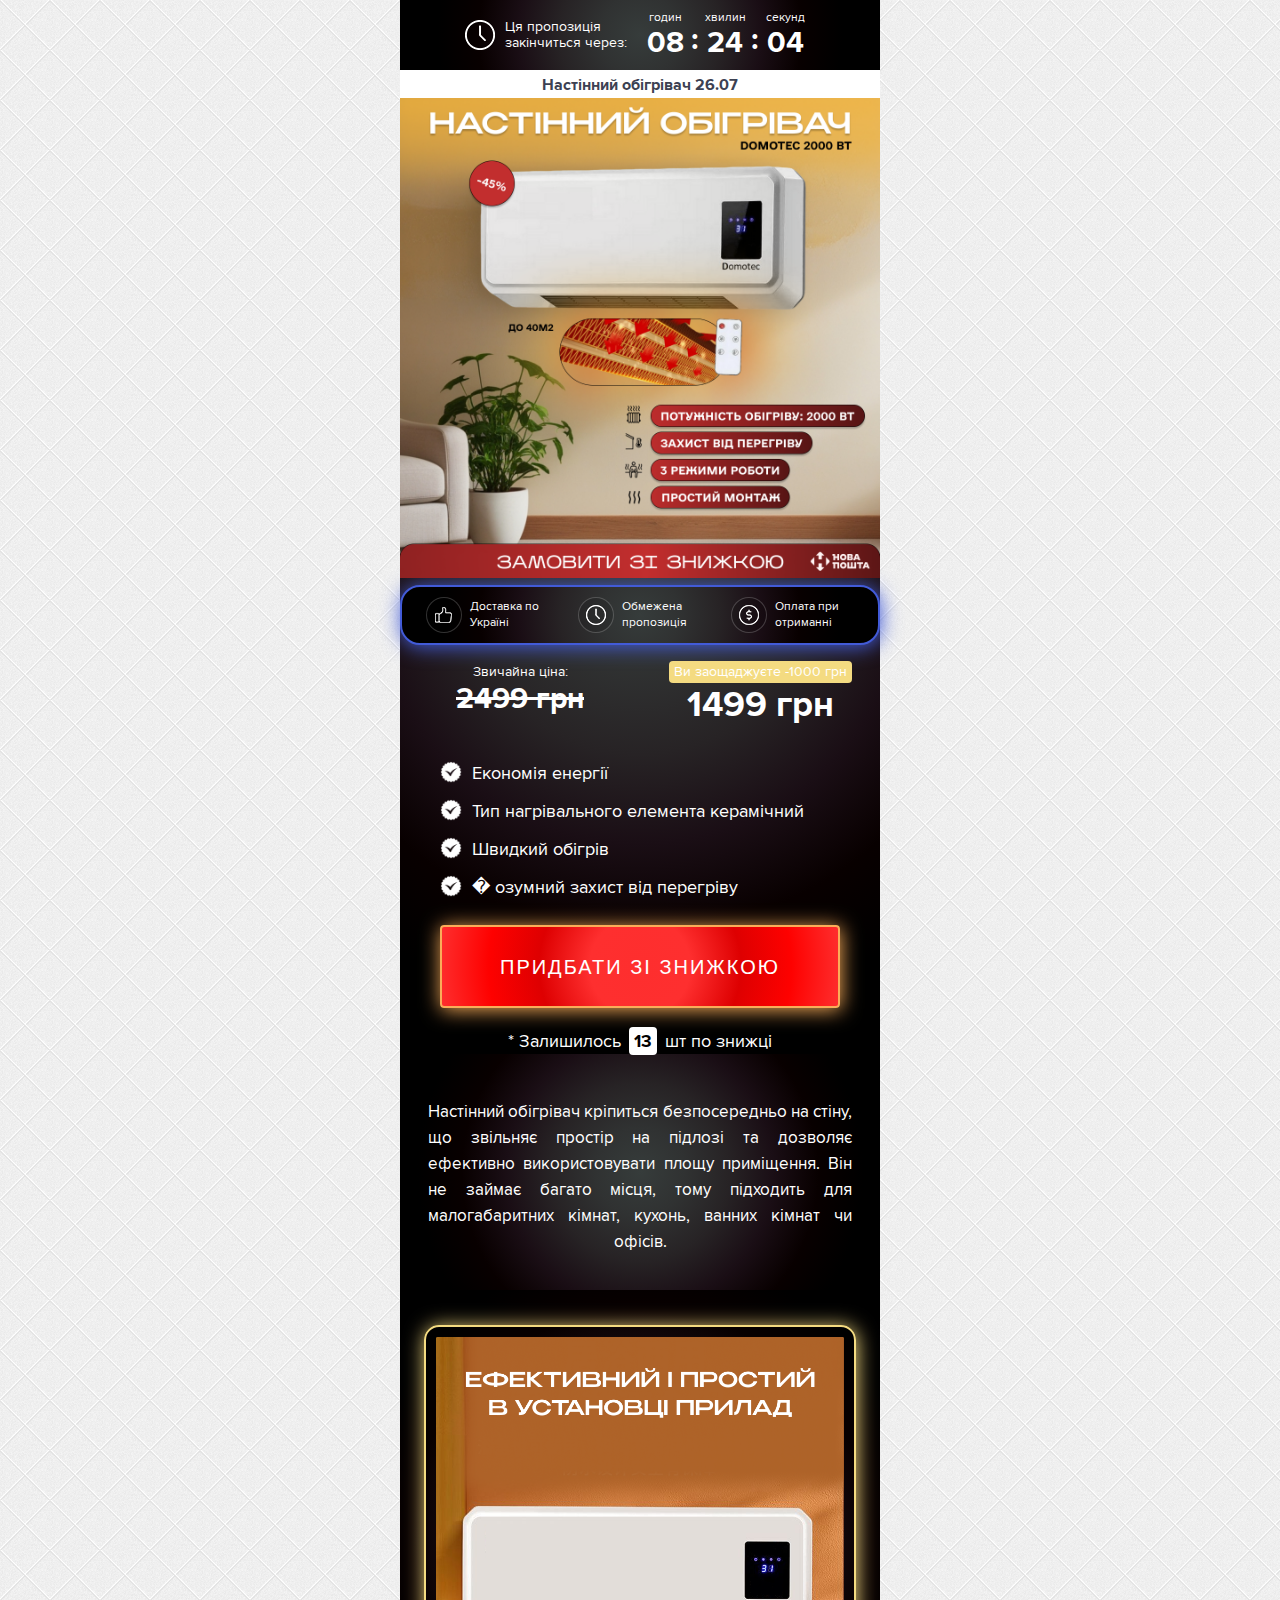
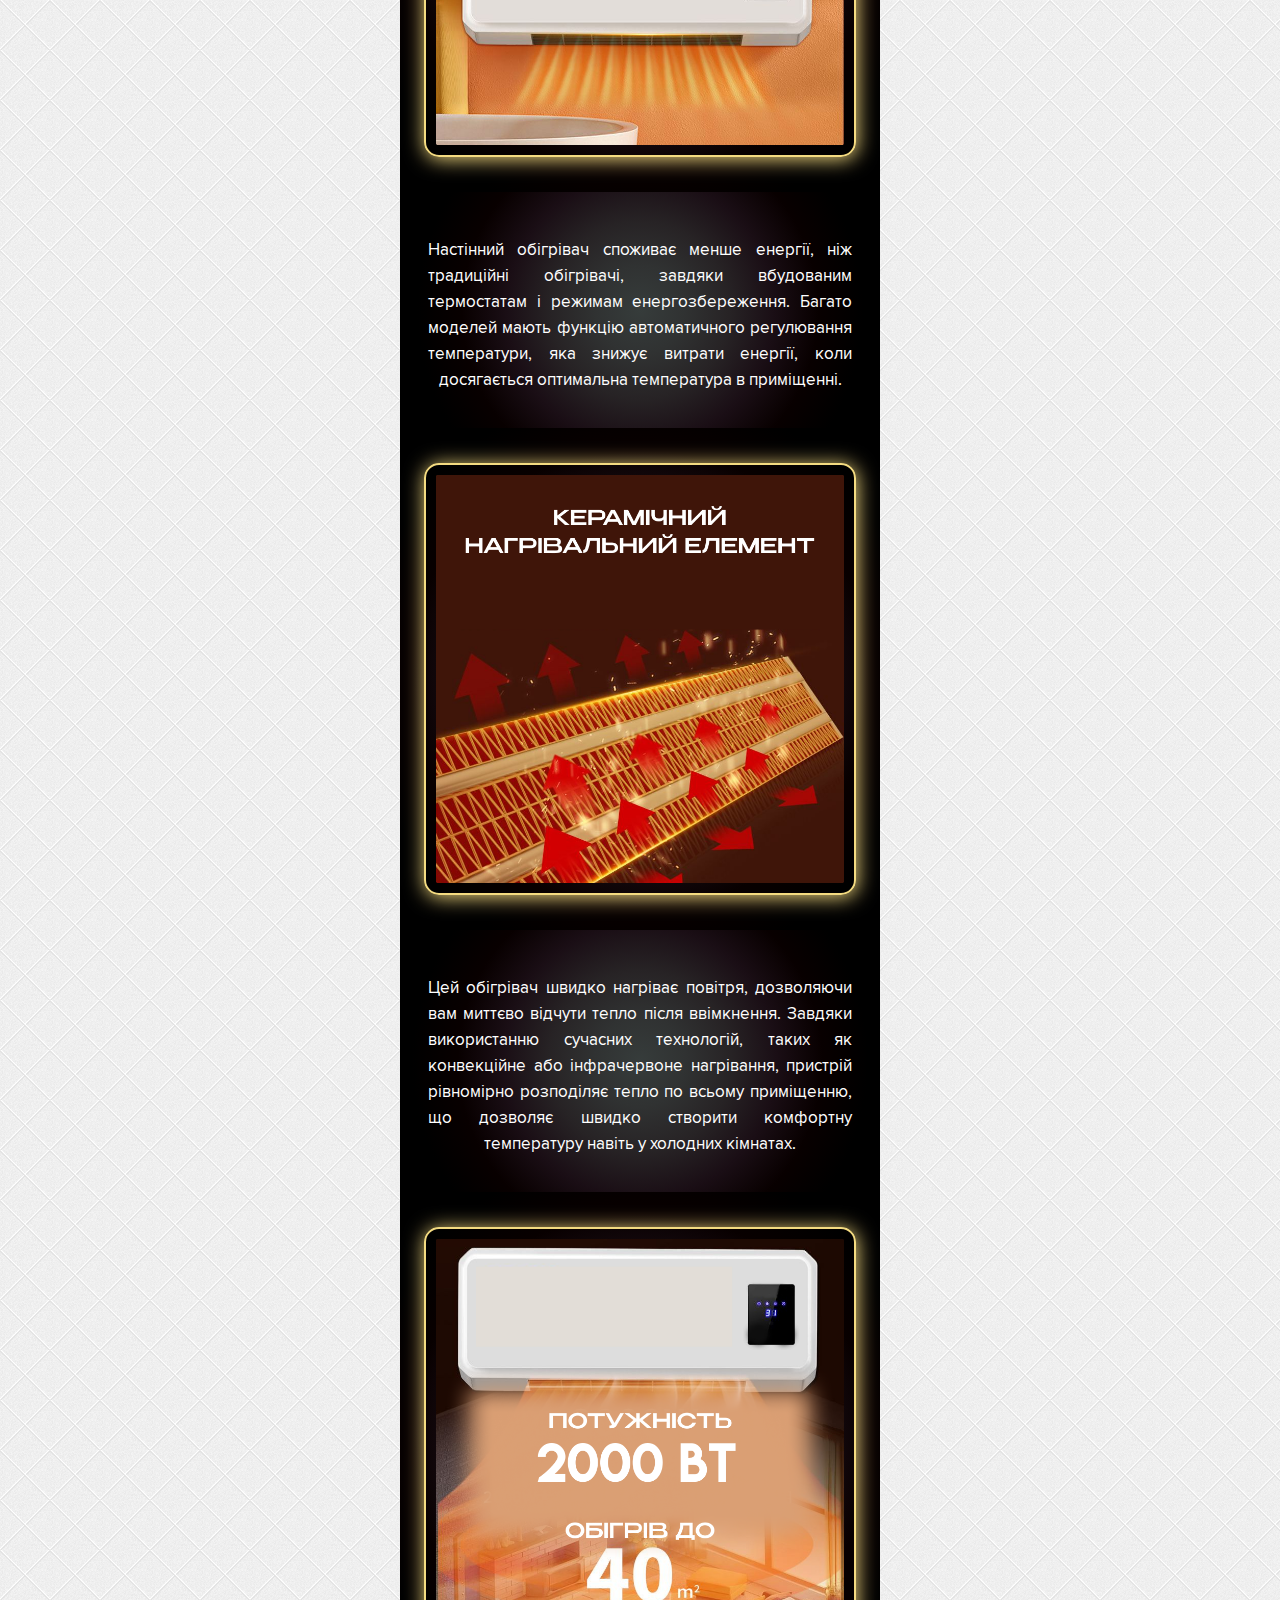
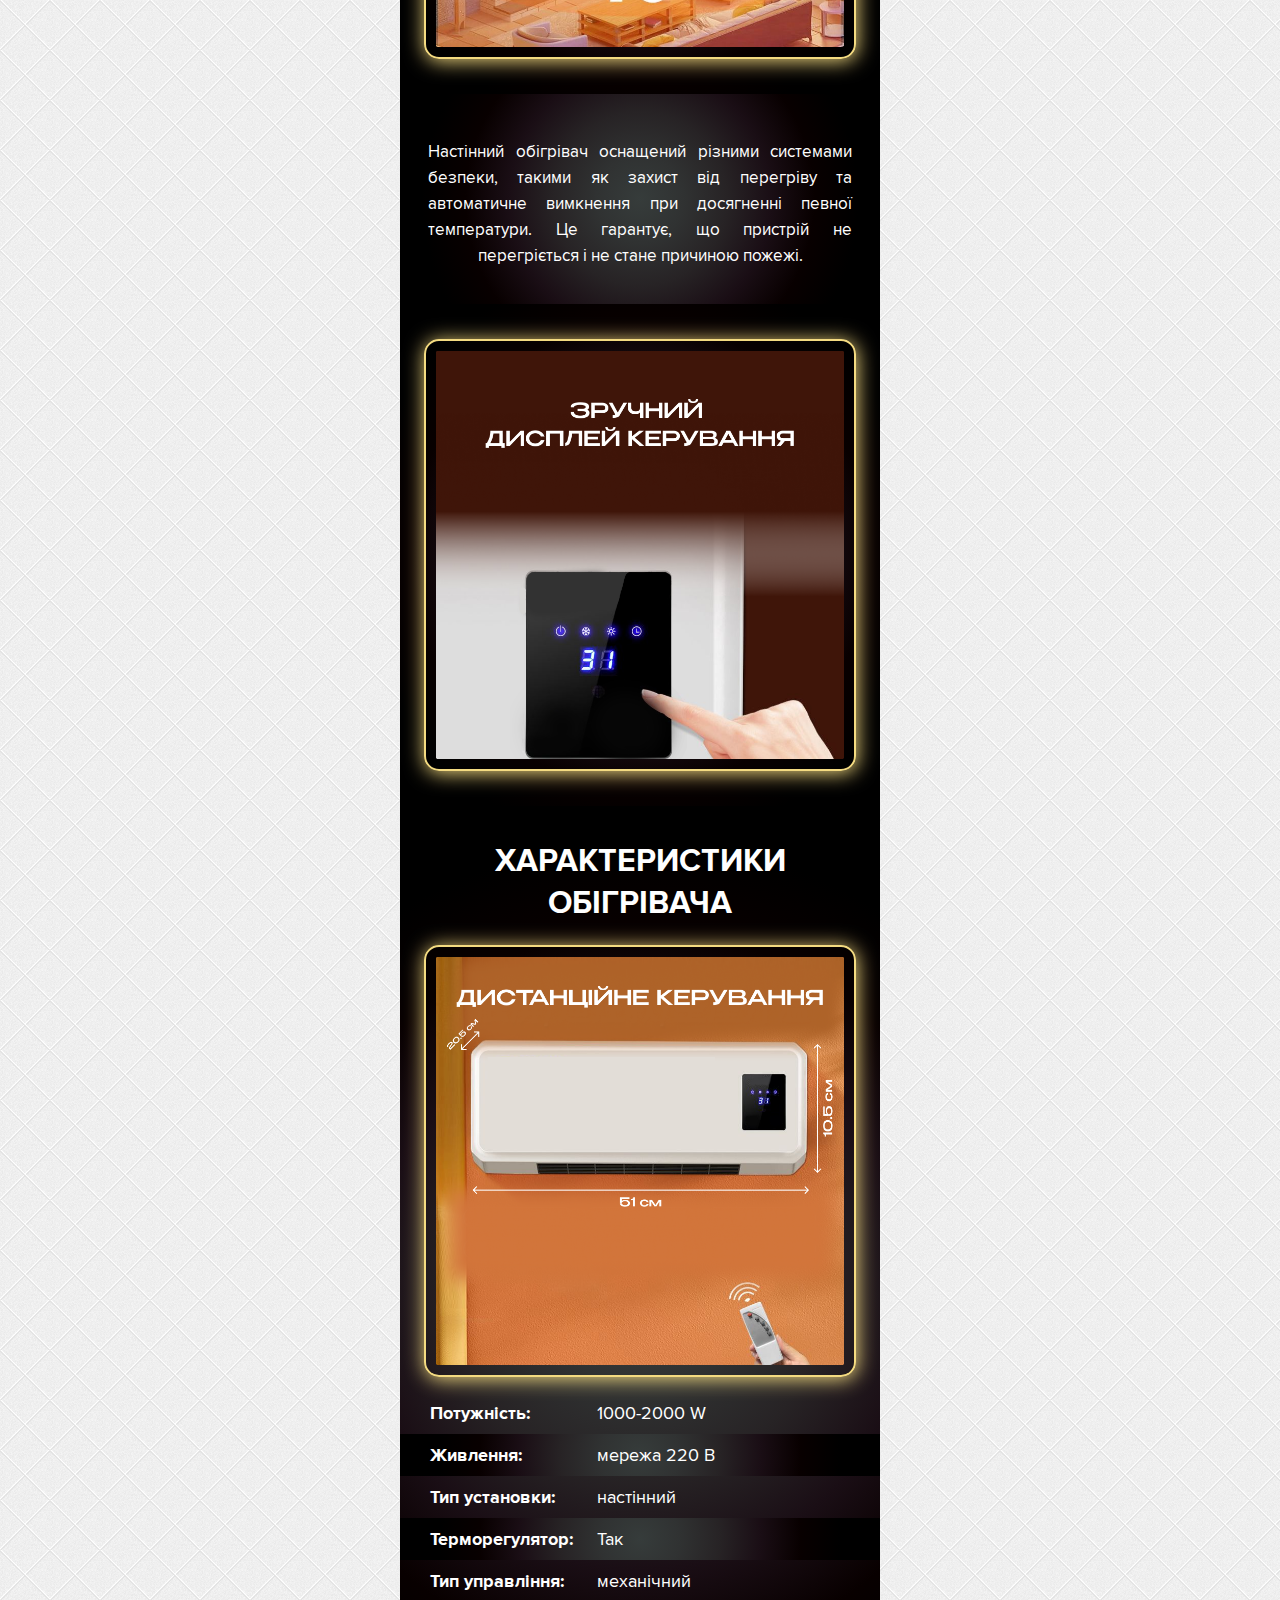
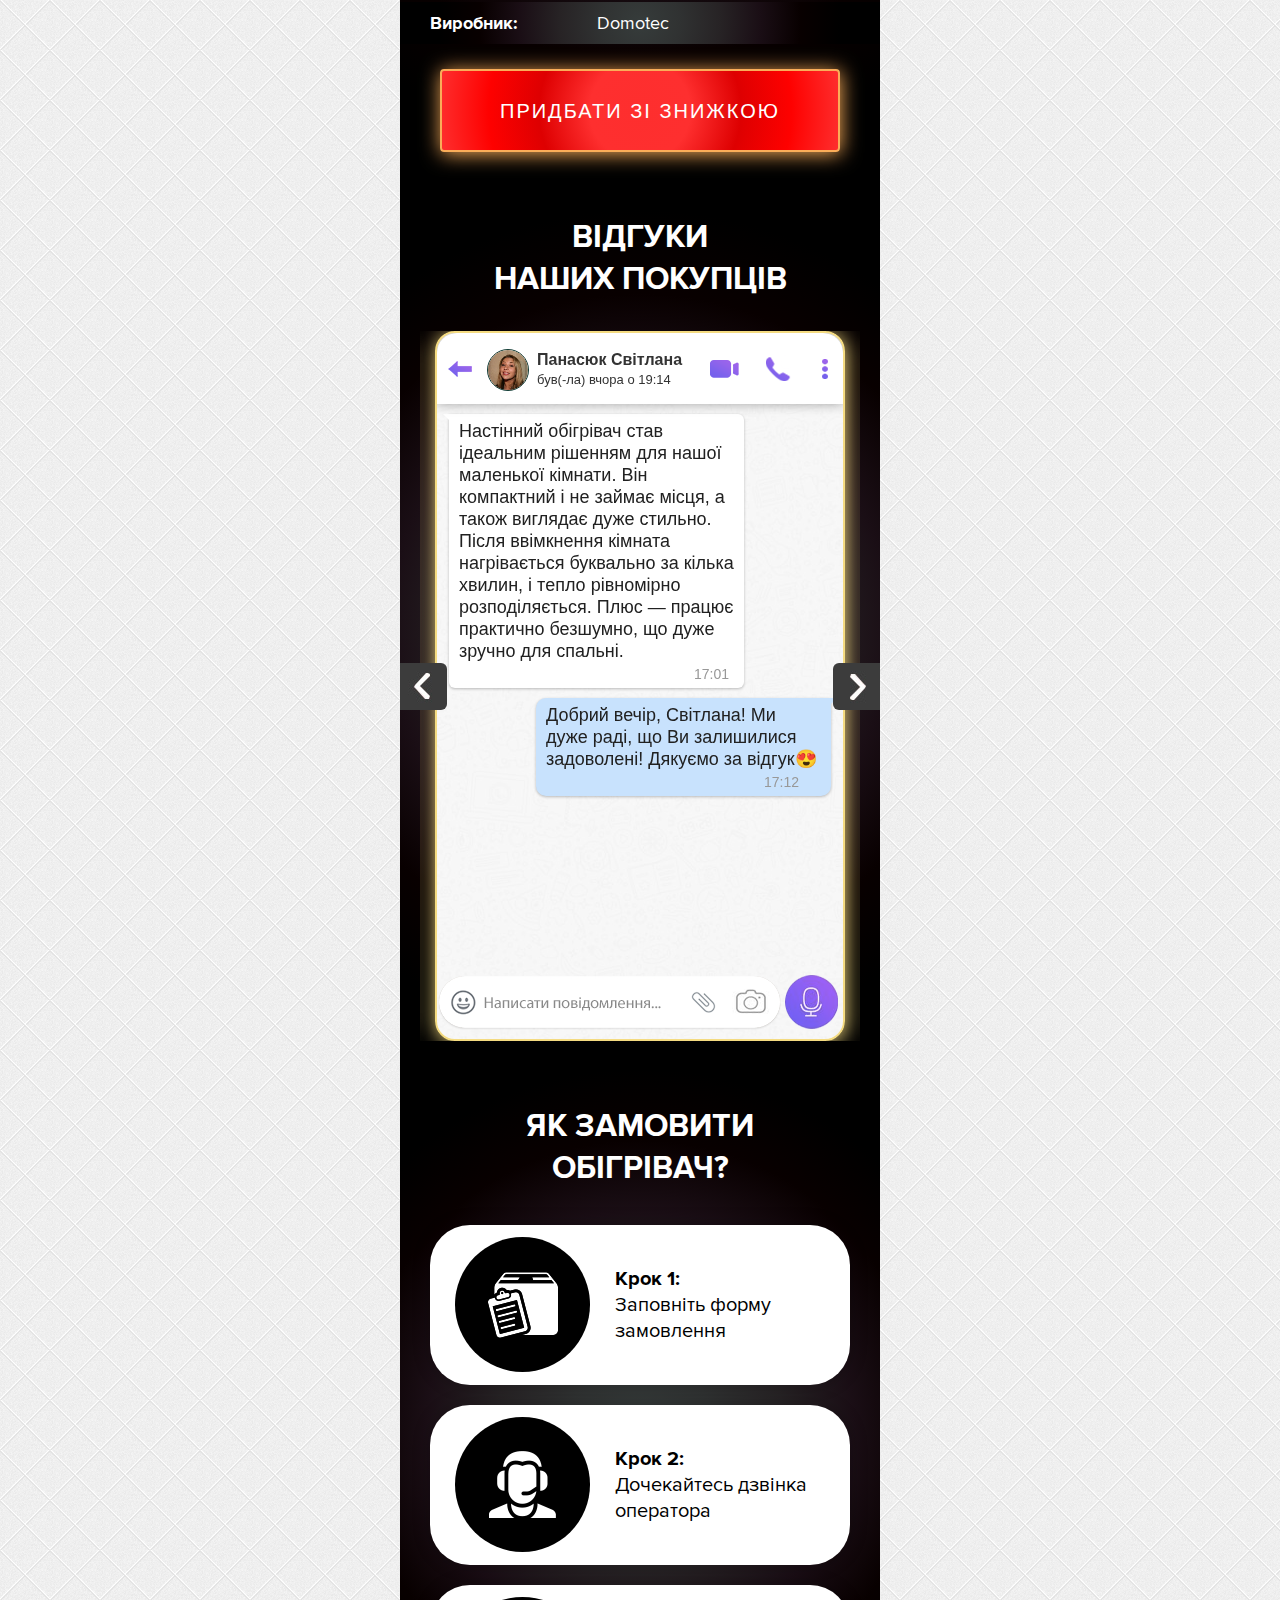
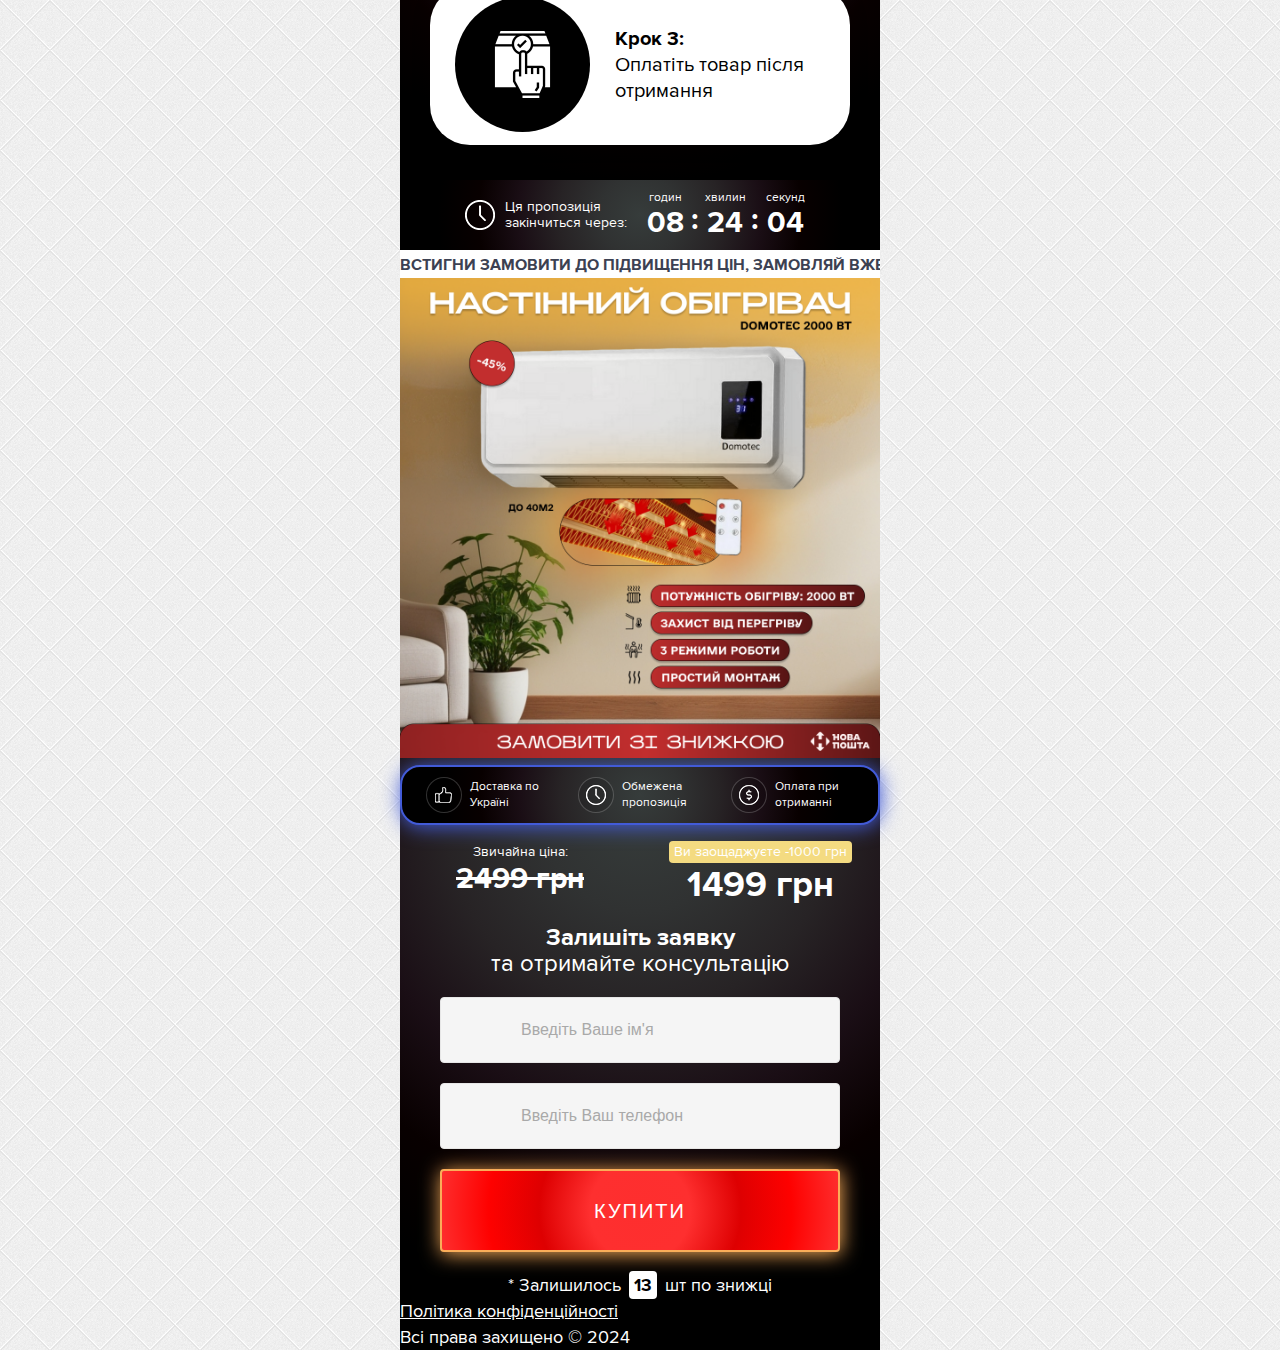
<file: Товар 1/index.html>
<!DOCTYPE html><html lang="ru"><head>
    <meta charset="utf-8">
    <meta name="viewport" content="width=480">
    <title>Настінний обігрівач �&nbsp;ейтинг 4.9/5 ⭐️⭐️⭐️⭐️⭐️</title>
    <link rel="shortcut icon" href="images/favicon.png.jpg" type="image/png">
    <link rel="stylesheet" href="css/push.css">
    <link rel="stylesheet" href="css/ProximaStara.css">
    <link rel="stylesheet" type="text/css" href="css/Bratello.css">
    <link rel="stylesheet" href="css/fontss.css">
    <link rel="stylesheet" href="css/slicka.css">
    <link rel="stylesheet" href="options.html">
    <link rel="stylesheet" href="css/nastyle.css">
    <!-- new -->
    <link rel="stylesheet" href="css/swiper-bundle.min.css">

    <script async="" src="js/fbevents.js"></script><script async="" src="js/swiper-bundle.min.js"></script>
    <!-- end new -->




    <!-- add new 2 -->
    <link rel="stylesheet" href="css/all.min.css" type="text/css">

    <style>
    /* Моб меню */

    .modal-body {
        background-image: radial-gradient(circle at 50% 50%, #363c3b 0, #303232 16.67%, #272325 33.33%, #1a0e15 50%, #080000 66.67%, #000000 83.33%, #000000 100%);
        z-index: 90;
        padding: 100px 0 0 0;
        display: inline-block;
        max-width: 480px;
        width: 100%;
        -webkit-transform: skewX(-5deg) translateX(200%);
        -ms-transform: skewX(-5deg) translateX(200%);
        transform: skewX(-5deg) translateX(200%);
        position: fixed;
        top: 0;
        right: 0;
        left: 0;
        margin: 0 auto;
        opacity: 0;
        will-change: transform, opacity;
        -webkit-transition: opacity 0.1s, -webkit-transform 0.3s;
        transition: opacity 0.1s, -webkit-transform 0.3s;
        -o-transition: transform 0.3s, opacity 0.1s;
        transition: transform 0.3s, opacity 0.1s;
        transition: transform 0.3s, opacity 0.1s, -webkit-transform 0.3s;
        height: 100vh;
        overflow: auto;
    }

    .modal-block {
        padding: 0;
    }

    .modal-block li {
        text-align: right;
        padding: 0 10px;
        border-bottom: 1px solid;
        display: block;
        height: 47.5px;
        display: flex;
        flex-direction: row;
        justify-content: flex-end;
        align-content: center;
        align-items: center;
    }

    .modal-block li a {
        text-decoration: none;
        font-weight: bold;
        text-transform: uppercase;
        color: #ffffff;
        display: block;
        width: 100%;
        height: 47.5px;
        line-height: 47.5px;
    }

    .modal-body.show-menu {
        opacity: 1 !important;
        transform: skewX(0deg) translate(0, 0) !important;
        -webkit-transform: skewX(0deg) translate(0, 0) !important;
        -ms-transform: skewX(0deg) translate(0, 0) !important;
    }

    header {
        width: 100%;
        height: 80px;
        transform: translate(0, -100%);
        transition: 0.5s;
        padding: 0 20px;
        display: flex;
        align-content: center;
        flex-direction: row;
        justify-content: space-between;
        align-items: center;
        width: 100%;
        max-width: 481px;
        margin: 0 auto;
    }

    header.active {
        position: fixed;
        left: 0;
        right: 0;
        top: 0;
        transform: translate(0, 0);
        transition: 0.5s;
        z-index: 100;
        box-shadow: 0px 4px 6px rgb(0 0 0 / 20%);
        background-image: radial-gradient(circle at 50% 50%, #363c3b 0, #303232 16.67%, #272325 33.33%, #1a0e15 50%, #080000 66.67%, #000000 83.33%, #000000 100%);
    }

    header a.logo svg {
        width: 100px;
        margin: 0 0;

    }

    header a.logo {
        width: 100px;
        height: 60px;
        transition: 0.6s;
        position: absolute;
        left: 190px;
    }

    header a.logo:hover {
        opacity: 0.7;
    }

    svg.nav-button {
        width: 45px;
        transition: 0.6s;
        cursor: pointer;
        position: absolute;
        left: 410px;
    }

    svg.nav-button:hover {
        opacity: 0.7;
    }

    .show-li:nth-child(1) {
        -webkit-transition-delay: 0.1s !important;
        -o-transition-delay: 0.1s !important;
        transition-delay: 0.1s !important;
    }

    .show-li:nth-child(2) {
        -webkit-transition-delay: 0.2s !important;
        -o-transition-delay: 0.2s !important;
        transition-delay: 0.2s !important;
    }

    .show-li:nth-child(3) {
        -webkit-transition-delay: 0.3s !important;
        -o-transition-delay: 0.3s !important;
        transition-delay: 0.3s !important;
    }

    .show-li:nth-child(4) {
        -webkit-transition-delay: 0.4s !important;
        -o-transition-delay: 0.4s !important;
        transition-delay: 0.4s !important;
    }

    .show-li:nth-child(5) {
        -webkit-transition-delay: 0.5s !important;
        -o-transition-delay: 0.5s !important;
        transition-delay: 0.5s !important;
    }

    .show-li:nth-child(6) {
        -webkit-transition-delay: 0.6s !important;
        -o-transition-delay: 0.6s !important;
        transition-delay: 0.6s !important;
    }

    .modal-block li svg {
        width: 36px;
        fill: #fff;
    }

    section.sect99 {
        padding: 40px 0 0 0;
    }

    .offer_section-top {
        border-top: 80px solid #F4DB81;
    }

    .clearfix:after {
        content: "";
        display: block;
        clear: both;
    }

    img {
        max-width: 100%;
        height: auto;
    }

    b {
        font-weight: 700;
    }

    /* Моб меню */



    /*   Стиль характеристики   */

    .char-list li {
        padding: 8px 30px;
        color: #fff;
    }

    .char-list li:nth-child(even) {
        background-image: radial-gradient(circle at 50% 50%, #363c3b 0, #303232 16.67%, #272325 33.33%, #1a0e15 50%, #080000 66.67%, #000000 83.33%, #000000 100%);
    }

    .char-list li b {
        display: block;
        float: left;
        width: 150px;
    }

    .char-list li span {
        display: block;
        margin-left: 167px;
    }

    /*   Стиль характеристики   */

    /*   Головні стилі  */

    .slick-dots {
        height: 23px;
        text-align: center;
        margin-top: 25px;
    }

    .slick-dots:after {
        clear: both;
        content: "";
        display: block;
        height: 0;
        width: 0;
        visibility: hidden;
    }

    .slick-dots li {
        display: inline-block;
        vertical-align: top;
        padding: 0 6px;
        overflow: hidden;
    }

    .offer {
        padding: 0;
        background-image: radial-gradient(circle at 50% 50%, #363c3b 0, #303232 16.67%, #272325 33.33%, #1a0e15 50%, #080000 66.67%, #000000 83.33%, #000000 100%);
    }

    .offer .box {
        position: relative;
        background-image: radial-gradient(circle at 50% 50%, #363c3b 0, #303232 16.67%, #272325 33.33%, #1a0e15 50%, #080000 66.67%, #000000 83.33%, #000000 100%);
        height: 600px;
    }

    .offer .main-title {
        font-family: 'Acrom', Arial, Helvetica, sans-serif;
        font-size: 44px;
        font-weight: 700;
        line-height: 50px;
        color: #fff;
        text-align: center;
        text-transform: uppercase;
        padding: 10px 0 3px;
    }

    .offer .sub-title {
        font-size: 25px;
        color: #fff;
        text-align: center;
        padding-bottom: 15px;
    }

    .offer .sale {
        background: url(sale-bge0a4.html) 0 0 no-repeat;
        width: 209px;
        height: 113px;
        margin-left: 267px;
        color: #fff;
        font-size: 26px;
        line-height: 40px;
        text-align: center;
        margin-top: 143px;
        position: absolute;
    }

    .offer .sale span {
        display: inline-block;
        transform: rotate(-7deg);
        padding-top: 9px;
    }

    .offer .sale b {
        display: block;
        font-size: 50px;
    }

    .offer .bullet {
        font-size: 0;
        padding: 0 10px 20px;
    }

    .offer .bullet li {
        display: inline-block;
        vertical-align: top;
        width: 33.33%;
        font-size: 18px;
        text-align: center;
    }

    .offer .bullet .pic {
        position: relative;
        margin-bottom: 15px;
    }

    .offer .bullet .pic:after {
        position: absolute;
        left: 50%;
        bottom: -9px;
        margin-left: -15px;
        display: block;
        width: 30px;
        height: 30px;
        background: url("check-iconb7df.html") 0 0 no-repeat;
        content: '';
    }

    .offer .bullet img {
        display: block;
        margin: 0 auto;
        border: 4px solid #fff;
        -webkit-border-radius: 4px;
        -moz-border-radius: 4px;
        border-radius: 4px;
    }

    .offer .bullet p {
        padding: 0 5px;
        color: #f5f5f5;
    }


    .offer.bottom .price {
        position: relative;
        margin-bottom: -55px;
        z-index: 5;
    }

    .offer.bottom .timer {
        margin-top: 30px;
    }

    .order_form .form-txt {
        color: #000000;
        text-align: center;
        padding-bottom: 20px;
    }

    .order_form .pat {
        color: #fff;

    }

    .order_form .form-txt h4 {
        font-size: 30px;
        padding-bottom: 7px;
        text-transform: uppercase;
        color: #fff;

    }

    .order_form .form-txt p {
        font-size: 18px;
        padding: 0 75px;
        color: #fff;
    }

    .benef2 {
        padding: 0 30px 30px;
    }

    .benef2>li {
        display: table;
        width: 100%;
        margin-bottom: 32px;
        position: relative;
    }

    .benef2>li:not(:last-child):after {
        content: '';
        width: 180px;
        height: 3px;
        background: url(benef2_item1624.html) 0% 50% repeat;
        transform: rotate(30deg);
        position: absolute;
        bottom: -20px;
        left: 120px;
        z-index: 1;
    }

    .benef2>li:nth-child(2n):after {
        transform: rotate(-30deg);
        position: absolute;
        bottom: -20px;
        right: 120px;
    }

    .benef2>li:last-child {
        margin-bottom: 0;
    }

    .benef2>li .img {
        width: 166px;
        display: table-cell;
        vertical-align: middle;
    }

    .benef2>li .img>img {
        display: block;
        margin: 0 auto;
        border-radius: 50%;
        box-shadow: 0 0 30px 0 rgba(0, 0, 0, 0.3);
        position: relative;
        z-index: 2;
    }

    .benef2>li>p {
        display: table-cell;
        vertical-align: middle;
        padding: 0 0 0 26px;
    }

    .benef2>li>p>span {
        display: block;
        font-weight: 700;
        font-size: 24px;
        line-height: 1.2em;
    }

    .benef2>li:nth-child(2n)>p {
        padding: 0 26px 0 0;
        text-align: right;
    }

    .bottom .order_form {
        padding-top: 80px;
    }

    .offer_text {
        font-size: 13px;
        line-height: 27px;
        text-transform: uppercase;
        font-weight: 600;
        position: relative;
        letter-spacing: -0.1px;
        margin-left: 10px;
        height: 25px;
        top: -101px;
        color: #393d46;
        margin: 0 auto;
        text-align: center;
        background: #fbb83b;
    }

    .offer_text>span {
        padding-left: 12px;
        padding-right: 12px;
    }

    .offer_section.offer3 .benefits_list {
        padding: 12px 0 12px 18px;
        background: #F4DB81;
        background-image: radial-gradient(circle at 50% 50%, #363c3b 0, #303232 16.67%, #272325 33.33%, #1a0e15 50%, #080000 66.67%, #000000 83.33%, #000000 100%);
        color: #3a3d45;
        color: #333;
        display: flex;
        flex-direction: row;
        align-content: center;
        justify-content: space-around;
        align-items: center;
    }

    .offer_section.offer3 .benefits_list .benefit_item {
        float: left;
        padding: 0 0 0 44px;
        width: 31%;
        font-size: 12px;
        line-height: 16px;
        position: relative;
        color: #fff;
    }



    .offer_section.offer3 .benefits_list .benefit_item:before {
        display: block;
        content: '';
        width: 34px;
        height: 34px;
        border: 1px solid rgba(255, 255, 255, 0.2);
        -webkit-border-radius: 50%;
        -moz-border-radius: 50%;
        border-radius: 50%;
        background: rgba(0, 0, 0, 0.1) center no-repeat;
        position: absolute;
        top: -2px;
        left: 0;

    }

    .offer_section.offer3 .price_block {
        display: flex;
    }

    .offer_section.offer3 .price_item {
        float: left;
        padding: 20px 0 0;
        width: 50%;
        height: 90px;
        /* border-right: 1px solid #e6e6e6; */
        text-align: center;
    }

    .offer_section.offer3 .price_item:last-child {
        border: none;
    }

    .offer_section.offer3 .price_item .text {
        margin: 0 0 5px;
        font-size: 14px;
        line-height: 14px;
        color: #fff;
    }

    .offer_section.offer3 .price_item.new .text {
        margin: 0 0 8px;
    }

    .offer_section.offer3 .price_item.new .text span {
        padding: 2px 5px 3px;
        -webkit-border-radius: 4px;
        -moz-border-radius: 4px;
        border-radius: 4px;
        background: #F4DB81;
        color: #fff;

    }

    .offer_section.offer3 .price_item.old .value {
        font-weight: 700;
        font-size: 30px;
        line-height: 30px;
        text-decoration: line-through;
        color: #fff;
    }

    .offer_section.offer3 .price_item.new .value {
        font-weight: 700;
        font-size: 36px;
        line-height: 36px;
        color: #fff;
    }

    .products_count {
        margin: 20px 0 0;
        text-align: center;
        color: #fff;
    }

    .offer_section.offer1 .products_count {
        color: #fff;
    }

    .products_count b {
        margin: 0 3px;
        padding: 3px 5px;
        -webkit-border-radius: 4px;
        -moz-border-radius: 4px;
        border-radius: 4px;
        background: #fff;
        color: #000;
    }


    /*   Головні стилі  */

    /*   Як замовити   */

    .order-info h2.title {
        padding: 0 30px;
        background-image: radial-gradient(circle at 50% 50%, #363c3b 0, #303232 16.67%, #272325 33.33%, #1a0e15 50%, #080000 66.67%, #000000 83.33%, #000000 100%);
    }

    .order-list {
        padding: 0 30px;
    }

    .order-list li {
        position: relative;
        display: table;
        width: 100%;
        height: 160px;
        font-size: 20px;
        background: #fff;
        padding-left: 185px;
        margin-bottom: 20px;
        -webkit-box-shadow: 0 0 18px rgba(0, 0, 0, 0.21);
        -moz-box-shadow: 0 0 18px rgba(0, 0, 0, 0.21);
        box-shadow: 0 0 18px rgba(0, 0, 0, 0.21);
        -webkit-border-radius: 40px;
        -moz-border-radius: 40px;
        border-radius: 40px;
    }

    .order-list li:last-child {
        margin-bottom: 0;
    }

    .order-list .txt {
        display: table-cell;
        vertical-align: middle;
        padding-right: 20px;
    }

    .order-list li:before {
        position: absolute;
        top: 50%;
        left: 25px;
        margin-top: -68px;
        display: block;
        width: 135px;
        height: 135px;
        background-color: #000;
        background-repeat: no-repeat;
        background-position: 50% 50%;
        -webkit-border-radius: 50%;
        -moz-border-radius: 50%;
        border-radius: 50%;
        content: '';
    }

    /*   Як замовити   */

    /*   Про наш магазин  */

    .container {
        display: flex;
        align-items: center;

    }

    .photo {
        margin-right: 20px;
    }

    .small-font {
        font-size: 15px;
        margin-right: 20px;
    }

    .image-with-margin {
        margin-right: 20px;
        margin-left: 20px;
    }

    /*   Про наш магазин  */

    /*   Футер телеграм  */

    .footer-subscribe-messenger {
        border-top: 1px dashed #ccc;
        background: #fcfcfc;
        padding: 10px;
        display: flex;
        flex-direction: row;
        flex-wrap: wrap;
        justify-content: space-around;
        position: sticky;
        bottom: 0;
        width: 100%;
        max-width: 100%;
        z-index: 9999;
    }

    .footer-subscribe-messenger.on-thanks {
        border-bottom: 1px dashed #ccc;
        background: #dbeaec;
        padding: 20px;
    }

    .footer-subscribe-messenger.on-thanks p {
        padding-bottom: 15px;
        font-size: 18px;
        font-weight: 500;
    }

    .footer-subscribe-messenger.on-thanks .text {
        font-size: 18px;
        text-transform: uppercase;
    }

    .footer-subscribe-messenger.on-thanks .icon {
        width: 48px;
        height: 48px;
        margin-right: 10px;
    }

    .single .footer-subscribe-messenger {
        width: 480px;
    }

    .footer-subscribe-messenger a {
        text-decoration: none;
    }

    .footer-subscribe-messenger p {
        width: 100%;
        text-align: center;
        padding-bottom: 5px;
        margin: 0;
    }

    .footer-subscribe-messenger .subscribe-button {
        all: unset;
        display: flex;
        flex-direction: row;
        align-items: center;
        cursor: pointer;
    }

    .footer-subscribe-messenger .icon {
        width: 24px;
        height: 24px;
        margin-right: 10px;
    }

    .footer-subscribe-messenger .text {
        padding: 7px 20px;
        border-radius: 5px;
        background: #42ADE6;
        color: #fff;
        font-size: 12px;
    }

    /*   Футер телеграм  */

    /*   Рамка для фото   */
    .img-text {
        display: block;
        width: 90%;
        margin: 0 auto 15px;
        padding: 2%;
        border: 2px solid #F4DB81;
        border-radius: 15px;
        box-shadow: 1px 2px 20px 0px #F4DB81;
    }

    /*   Рамка для фото  */

    /*   Бігуща строка  */

    @keyframes marqueeAnimation {
        0% {
            transform: translateX(100%);
        }

        100% {
            transform: translateX(-100%);
        }
    }

    .marquee-container {
        overflow: hidden;
    }

    .marquee-text {
        animation: marqueeAnimation 10s linear infinite;
        white-space: nowrap;
        font-size: 16px;
    }

    /* Адаптация для мобильных устройств */
    @media (max-width: 480px) {
        .marquee-text {
            font-size: 12px;
            animation-duration: 10s;
            /* Уменьшим длительность анимации для более быстрой прокрутки */
        }
    }

    /*   Бігуща строка  */


    .text-block {
        margin-bottom: 10px;
        /* Додавання відступу між стопчиками */
    }
    </style>

    <!-- partial:index.partial.html -->

    <!-- partial -->
    <script src="js/jquery.min.js"></script>
    <script>
    (function($) {
        $(function() {
            $('.menu__icon').on('click', function() {
                $(this).closest('.menu').toggleClass('menu_state_open');
            });
        });
    })(jQuery);
    </script>
<script>
 <!-- Facebook Pixel Code -->
<script>
!function(f,b,e,v,n,t,s)
{if(f.fbq)return;n=f.fbq=function(){n.callMethod?
n.callMethod.apply(n,arguments):n.queue.push(arguments)};
if(!f._fbq)f._fbq=n;n.push=n;n.loaded=!0;n.version='2.0';
n.queue=[];t=b.createElement(e);t.async=!0;
t.src=v;s=b.getElementsByTagName(e)[0];
s.parentNode.insertBefore(t,s)}(window, document,'script',
'https://connect.facebook.net/en_US/fbevents.js');
fbq('init', '1873001483213314');
fbq('track', 'PageView');
</script>
<noscript><img height="1" width="1" style="display:none" src="tr?id=1873001483213314&ev=PageView&noscript=1"></noscript>
<!-- End Facebook Pixel Code --> 
</head>

<body style="cursor: default;">
    <div class="wrap">
        <style>
        .colortext {
            color: white;
            /* Красный цвет выделения */
        }
        </style>
        <div class="offer_section offer3 ">

            <div class="timer_block clearfix">
                <p>Ця пропозиція закінчиться через:</p>
                <div class="timer clearfix">
                    <div class="timer_item">
                        <div class="text">годин</div>
                        <div class="count hours"></div>
                    </div>
                    <div class="timer_item">
                        <div class="text">хвилин</div>
                        <div class="count minutes"></div>
                    </div>
                    <div class="timer_item">
                        <div class="text">секунд</div>
                        <div class="count seconds"></div>
                    </div>
                </div>
            </div>

            <div style="    height: 100%;

    background-size: 100% 100%;
    color: #3c4152;
    text-align: center;
    font-size: 16px;
    padding-top: 2px;
    font-weight: 900;">

                <div class="marquee-container">
                    <div class="marquee-text">
                      Настінний обігрівач <span class="date-container" id="currentDate">13.10</span>
                    </div>
                </div>

            </div>

            <section class="offer">
                <div class="gallery">
                    <div class="swiper-wrapper">
                        <div class="swiper-slide"><img src="images/101.png" alt=""></div>
                    </div>
                </div>
                <div class="benefits_list clearfix">
                    <div class="benefit_item">Доставка по Україні</div>
                    <div class="benefit_item">Обмежена пропозиція</div>
                    <div class="benefit_item">Оплата при отриманні</div>
                </div>

                <div class="price_block clearfix">
                    <div class="price_item old">
                        <div class="text">Звичайна ціна:</div>
                        <div class="value">2499 грн</div>
                    </div>
                    <div class="price_item new">
                        <div class="text"><span>Ви заощаджуєте -1000 грн</span></div>
                        <div class="value">1499 грн</div>
                    </div>
                </div>

                <ul>
                    <li>Економія енергії </li>
                    <li>Тип нагрівального елемента керамічний </li>
                    <li>Швидкий обігрів</li>
                    <li>�&nbsp;озумний захист від перегріву</li>
                </ul>

                <div class="btn-block">
                    <a href="#order6" class="button">Придбати зі знижкою</a>
                </div>
                <div class="products_count">* Залишилось <b>13</b> шт по знижці</div>
            </section>
        </div>




        <section class="b1">
            <div id="order2" class="alert">
                <p>Настінний обігрівач кріпиться безпосередньо на стіну, що звільняє простір на підлозі та дозволяє ефективно використовувати площу приміщення. Він не займає багато місця, тому підходить для малогабаритних кімнат, кухонь, ванних кімнат чи офісів.
                </p>
            </div>
        </section>

        <section class="b1">
            <div class="slider-photo">
                <div class="item">
                    <img class="img-text" src="images/2.webp">
                </div>
            </div>
        </section>

        <section class="b1">
            <div id="order2" class="alert">
                <p>Настінний обігрівач споживає менше енергії, ніж традиційні обігрівачі, завдяки вбудованим термостатам і режимам енергозбереження. Багато моделей мають функцію автоматичного регулювання температури, яка знижує витрати енергії, коли досягається оптимальна температура в приміщенні.
                  </p>
            </div>
        </section>


        <section class="b1">
            <div class="slider-photo">
                <div class="item">
                    <img class="img-text" src="images/4.webp">
                </div>
            </div>
        </section>

        <section class="b1">
            <div id="order2" class="alert">
                <p>Цей обігрівач швидко нагріває повітря, дозволяючи вам миттєво відчути тепло після ввімкнення. Завдяки використанню сучасних технологій, таких як конвекційне або інфрачервоне нагрівання, пристрій рівномірно розподіляє тепло по всьому приміщенню, що дозволяє швидко створити комфортну температуру навіть у холодних кімнатах.
                  </p>
            </div>
        </section>

        <section class="b1">
            <div class="slider-photo">
                <div class="item">
                    <img class="img-text" src="images/5.webp">
                </div>
            </div>
        </section>
        <section class="b1">
            <div id="order2" class="alert">
                <p>Настінний обігрівач оснащений  різними системами безпеки, такими як захист від перегріву та автоматичне вимкнення при досягненні певної температури. Це гарантує, що пристрій не перегріється і не стане причиною пожежі.
                </p>
            </div>
        </section>

        <section class="b1">
            <div class="slider-photo">
                <div class="item">
                    <img class="img-text" src="images/6.webp">
                </div>
            </div>
        </section>
<!--
        <section id="order3" class="b2 pat">
            <h2 class="title white"><span>Переваги</span>Фену</h2>
            <ul class="list-v2">
                <li>
                    <div class="text">
                        <p><b>Покращений двигун!</b></p>
                        <p>Дана версія була оновлена за технологію роботи двигуна, за рахунок чого ця модель більш
                            потужна за своїх попередників.</p>
                    </div>
                    <img src="images/8.webp">
                </li>
                <li>
                    <div class="text">
                        <p><b>Надійний аккумулятор!</b></p>
                        <p>Фен оснащений літієвою акумуляторною батареєю ємністю 4500 mah з тривалим терміном
                            служби.</p>
                    </div>
                    <img src="images/9.webp">
                </li>
                <li>
                    <div class="text">
                        <p><b>Плавне регулювання!</b></p>
                        <p>Регулювання потужності відбувається плавним ковзанням повзунка.</p>
                    </div>
                    <img src="images/10.webp">
                </li>
            </ul>
            <br>
            <div class="btn-block">
                <a href="#order6" class="button">Придбати зі знижкою</a>
            </div>

            <section id="order7" class="b3">
                <h2 id="order7" class="title"><span>ТРИ НАСАДКИ</span></h2>
                <div class="slider-photo">
                    <div class="item">
                        <img class="img-text" src="images/6.webp">
                    </div>
                </div>
            </section>

            <section id="order8" class="b3">
                <h2 id="order7" class="title"><span>ЯК ОСОБЛИВОСТІ?</span></h2>
                <div class="slider-photo">
                    <div class="item">
                        <img class="img-text" src="images/7.webp">
                    </div>
                </div>
                <br>
                <br>



            </section>
        </section>
         -->
        <section id="order4" class="b4 pat">
            <h2 class="title white"><span>Характеристики</span>Обігрівача</h2>
            <img class="img-text" src="images/11.webp">
            <ul class="char-list">
                <li><b>Потужність:</b> <span>1000-2000 W</span></li>
                <li><b>Живлення:</b> <span>мережа 220 В</span></li>
                <li><b>Тип установки:</b> <span>настінний</span></li>
                <li><b>Терморегулятор:</b> <span>Так</span></li>
                <li><b>Тип управління:</b> <span>механічний</span></li>
                <li><b>Виробник:</b> <span>Domotec</span></li>




            </ul>
            <a href="#order6" class="button">Придбати зі знижкою</a>
        </section>


        <section id="order5" class="reviews_section">
            <h2 class="title"><span>ВІДГУКИ</span>НАШИХ ПОКУПЦІВ</h2>
            <div class="wtsp_rev owl-carousel">

                <div class="wtsp_item">
                    <div class="info clearfix">
                        <img src="images/ava1.webp" alt="">
                        <div class="text">
                            <p>Панасюк Світлана</p>
                            <small>був(-ла) вчора о 19:14</small>
                        </div>
                    </div>

                    <div class="message_container clearfix">
                        <div class="message client">
                            <p>
                                Настінний обігрівач став ідеальним рішенням для нашої маленької кімнати. Він компактний і не займає місця, а також виглядає дуже стильно. Після ввімкнення кімната нагрівається буквально за кілька хвилин, і тепло рівномірно розподіляється. Плюс — працює практично безшумно, що дуже зручно для спальні.
                            </p>


                            <div class="time">17:01</div>
                        </div>
                        <div class="message author">
                            <p>
                                Добрий вечір, Світлана! Ми дуже раді, що Ви залишилися задоволені! Дякуємо за відгук😍
                            </p>
                            <div class="time">17:12</div>
                        </div>
                    </div>
                </div>


                <div class="wtsp_item">
                    <div class="info clearfix">
                        <img src="images/ava2.webp" alt="">
                        <div class="text">
                            <p>Аліна Аліна</p>
                            <small>був(-ла) сьогодні о 09:12</small>
                        </div>
                    </div>
                    <div class="date">
                        <span>Вчора</span>
                    </div>
                    <div class="message_container clearfix">

                        <div class="message client">
                            <p>
Дуже задоволений покупкою настінного обігрівача! Легко встановив сам, навіть без додаткової допомоги. Пристрій економний і має захист від перегріву, тому без проблем можна залишати увімкненим. Швидко нагріває кімнату, заряджаючи комфортом навіть у найхолодніші дні.                            </p>


                            <div class="time">15:47</div>
                        </div>
                        <div class="message author">
                            <p>Ми раді, що вам все сподобалося! Дякую за відгук)</p>
                            <div class="time">15:53</div>
                        </div>
                    </div>
                </div>




            </div>
        </section>


        <section class="b1">
            <h2 class="title"><span>Як замовити</span>обігрівач?</h2>
            <ul class="order-list">
                <li>
                    <div class="txt">
                        <h4>Крок 1:</h4>
                        <p>Заповніть форму замовлення</p>
                    </div>
                </li>
                <li>
                    <div class="txt">
                        <h4>Крок 2:</h4>
                        <p>Дочекайтесь дзвінка оператора</p>
                    </div>
                </li>
                <li>
                    <div class="txt">
                        <h4>Крок 3:</h4>
                        <p>Оплатіть товар після отримання</p>
                    </div>
                </li>
            </ul>
        </section>

        <div class="offer_section offer3 ">

            <div class="timer_block clearfix">
                <p>Ця пропозиція закінчиться через:</p>
                <div class="timer clearfix">
                    <div class="timer_item">
                        <div class="text">годин</div>
                        <div class="count hours"></div>
                    </div>
                    <div class="timer_item">
                        <div class="text">хвилин</div>
                        <div class="count minutes"></div>
                    </div>
                    <div class="timer_item">
                        <div class="text">секунд</div>
                        <div class="count seconds"></div>
                    </div>
                </div>
            </div>

            <div style="    height: 100%;

    background-size: 100% 100%;
    color: #3c4152;
    text-align: center;
    font-size: 16px;
    padding-top: 2px;
    font-weight: 900;">

                <div class="marquee-container">
                    <div class="marquee-text">
                        ВСТИГНИ ЗАМОВИТИ ДО ПІДВИЩЕННЯ ЦІН, ЗАМОВЛЯЙ ВЖЕ СЬОГОДНІ 30.06
                    </div>
                </div>

            </div>
            <section class="offer">
                <div class="gallery">
                    <div class="swiper-wrapper">
                        <div class="swiper-slide"><img src="images/101.png" alt=""></div>
                    </div>
                </div>
                <div class="benefits_list clearfix">
                    <div class="benefit_item">Доставка по Україні</div>
                    <div class="benefit_item">Обмежена пропозиція</div>
                    <div class="benefit_item">Оплата при отриманні</div>
                </div>

                <div class="price_block clearfix">
                    <div class="price_item old">
                        <div class="text">Звичайна ціна:</div>
                        <div class="value">2499 грн</div>
                    </div>
                    <div class="price_item new">
                        <div class="text"><span>Ви заощаджуєте -1000 грн</span></div>
                        <div class="value">1499 грн</div>
                    </div>
                </div>

                <div style="text-align: center; margin: 10px auto; display: block; font-size: 24px; line-height: 26px;">
                    <strong>Залишіть заявку</strong>
                    <p>та отримайте консультацію</p>
                </div>

                <form id="order6" class="order_form" action="hand.php" method="POST" name="order-form" onsubmit="if(this.name.value==''){error();return false}if(this.phone.value==''){error();return false}return true;">
				
                    <input class="field" type="text" name="nаme" placeholder="Введіть Ваше ім'я">
                    <input class="field phone" type="tel" name="phоne" placeholder="Введіть Ваш телефон">

                    <button class="button">КУПИТИ</button>

                    <div class="products_count">* Залишилось <b>13</b> шт по знижці</div>
                </form>


                <footer>
                    

                        <a href="politics.html" target="_blank" style="cursor: pointer;color:  #fff;">
                            Політика конфіденційності </a><br>
                        Всі права захищено © 2024
                    </footer></section></div>
                
            





            <!--Стилі -->
            <style>
            #popup_banner {
                position: fixed;
                bottom: 50px;
                font-family: Lato, sans-serif;
                z-index: 1000;
                left: -400px;
                width: 74%;
                transition: transform 1000ms ease-in-out;
                max-width: 125px;
                border-radius: 10px;
                box-shadow: 0px 0px 27px 0px rgb(0 0 0 / 75%);
            }

            #popup_banner div.bann_in {
                display: flex;
                text-decoration: none;
                flex-direction: row;
                flex-wrap: nowrap;
                max-height: 125px;
                align-content: center;
            }

            #popup_banner img.bann_img {
                width: 120px;
                height: 120px;
                padding: 6px;
            }

            .p_b_box {
                text-align: center;
                margin-top: 11px;
                text-transform: uppercase;
                font-size: 19px;
                letter-spacing: 0px;
                margin-right: 10px;
                color: black;
            }

            .p_b_box h4 {
                color: #000000;
                margin-left: -7px;
                font-weight: 700;
                margin-bottom: 8px;
            }

            .p_b_box span {
                font-size: 14px;
                font-weight: 700;
            }

            .bann_close {
                z-index: 1000;
                width: 25px;
                height: 25px;
                position: absolute;
                right: -10px;
                border-radius: 22px;
                top: -10px;
                cursor: pointer;
                background: #ffffffbf;
            }

            .online-visitors-widget {
                position: fixed;
                top: 175px;
                left: 10px;

                z-index: 999;
            }

            .online-visitors-widget .online-visitors-widget__item {
                border-radius: 20px;
                padding: 10px;
                -webkit-box-shadow: 0 0 16px 0 rgb(0 0 0 / 15%);
                box-shadow: 0 0 16px 0 rgb(0 0 0 / 15%);
                position: relative;
                box-shadow: 0px 0px 27px 0px rgb(0 0 0 / 75%);

            }

            .online-visitors-widget>div:first-child {
                margin-bottom: 15px;
            }

            .online-visitors-widget.online-visitors-widget_light .online-visitors-widget__item {
                background: #ffffffbf;
                color: black;
                font-weight: 700;
                font-size: 14px;
            }

            .online-visitors-widget.online-visitors-widget_light .online-visitors-widget__item:last-child:before {
                content: '';
                display: block;
                background: url(cart8363.html) no-repeat 0 0 / contain;
                width: 30px;
                height: 28px;
                position: absolute;
                left: 12px;
                bottom: 12px;
            }

            .online-visitors-widget .online-visitors-widget__item .online-visitors-widget__title {
                margin-bottom: 8px;
                display: block;
                font-size: 14px;
                font-weight: 700;
                line-height: 1em;
                letter-spacing: .2px;
            }

            .online-visitors-widget .online-visitors-widget__item b {
                font-weight: 700;
                font-size: 24px;
                color: black;
                padding-left: 44px;
                padding-right: 7px;
            }

            .social-button {
                -webkit-animation: pulse 1.6s infinite;
                animation: pulse 1.6s infinite;
            }

            @-webkit-keyframes pulse {
                0% {
                    -webkit-box-shadow: 0 0 0 0 rgba(0, 0, 0, 0.6);
                }

                70% {
                    -webkit-box-shadow: 0 0 0 20px rgba(0, 0, 0, 0);
                }

                100% {
                    -webkit-box-shadow: 0 0 0 0 rgba(0, 0, 0, 0);
                }
            }

            @keyframes pulse {
                0% {
                    -moz-box-shadow: 0 0 0 0 rgba(0, 0, 0, 0.8);
                    box-shadow: 0 0 0 0 rgba(0, 0, 0, 0.8);
                }

                70% {
                    -moz-box-shadow: 0 0 0 20px rgba(0, 0, 0, 0);
                    box-shadow: 0 0 0 20px rgba(0, 0, 0, 0);
                }

                100% {
                    -moz-box-shadow: 0 0 0 0 rgba(0, 0, 0, 0);
                    box-shadow: 0 0 0 0 rgba(0, 0, 0, 0);
                }
            }
            </style>
            <!-- Стилі-->

            <style>
            .reviews_section {
                padding: 30px 20px;
                background-image: radial-gradient(circle at 50% 50%, #363c3b 0, #303232 16.67%, #272325 33.33%, #1a0e15 50%, #080000 66.67%, #000000 83.33%, #000000 100%);


            }

            .reviews_section h2 {
                margin: 0 0 30px;

            }

            .wtsp_item {
                max-width: 410px;
                min-height: 710px;
                margin: 0 auto;
                background: url(images/ADhTyuE4T3ar.jpg) 50% 0% repeat;
                font-family: Arial, Helvetica, sans-serif;
                position: relative;
                overflow: hidden;
                border-radius: 20px 20px 20px 20px;
                border: 2px solid #F4DB81;
                box-shadow: 1px 2px 20px 0px #F4DB81;
            }

            .wtsp_item .info {
                background: #ffffff url(images/XS6fbttaUIgm.png) 3px 50% no-repeat;
                padding: 16px 110px 13px 50px;
                box-shadow: 0 0 12px 0 rgba(0, 0, 0, 0.35);
                position: relative;
                z-index: 2;
                border-radius: 20px 20px 0px 0px;
                text-align: left;
            }

            .wtsp_item .info>img {
                float: left;
                border-radius: 50%;
                width: 42px;
                border: 1px solid #0f3a33;

            }

            .wtsp_item .info .text {
                overflow: hidden;
                padding-left: 8px;
                color: #333;
            }

            .wtsp_item .info .text>p {
                font-size: 16px;
                line-height: 22px;
                font-weight: 700;
            }

            .wtsp_item .info .text>small {
                font-size: 13px;
                line-height: 18px;
                display: block;
            }

            .clearfix:after {
                content: "";
                display: block;
                clear: both;
            }

            .wtsp_item .date {
                text-align: center;
                margin-top: 10px;
            }

            .wtsp_item .date>span {
                display: inline-block;
                vertical-align: top;
                background: #d4ebf3;
                text-transform: uppercase;
                font-size: 12px;
                line-height: 28px;
                color: #3f5250;
                padding: 0 8px;
                border-radius: 7px;
                box-shadow: 0 1px 5px 0 rgba(0, 0, 0, 0.2);
            }

            .wtsp_item .message_container {
                margin-top: 10px;
                padding: 0 12px;
            }

            .wtsp_item .message {
                display: inline-block;
                max-width: 295px;
                min-width: 70px;
                padding: 6px 10px;
                position: relative;
                font-size: 18px;
                line-height: 22px;
                color: #212121;
                box-shadow: 0 1px 3px 0 rgba(0, 0, 0, 0.25);
                margin-bottom: 10px;
            }

            .wtsp_item .message.client {
                background: #fff;
                border-radius: 0 6px 6px 6px;
            }

            .wtsp_item .message.client:before {
                content: "";
                width: 0;
                height: 0;
                border-style: solid;
                border-width: 0 8px 8px 0;
                border-color: transparent #fff transparent transparent;
                position: absolute;
                top: 0;
                left: -6px;
            }

            .wtsp_item .message>p {
                margin-bottom: 5px;
                text-align: left;
            }

            .wtsp_item .message>img {
                display: block;
                margin: 6px auto;
                border-radius: 4px;
            }

            .wtsp_item .message .time {
                text-align: right;
                font-size: 14px;
                line-height: 15px;
                color: #989898;
                padding: 0 5px;
            }

            .wtsp_item .message:last-child {
                margin-bottom: 0;
            }

            .wtsp_item .message.author {
                background: #c8e2fd;
                border-radius: 10px 0 10px 10px;
                padding: 6px 10px;
                float: right;
            }

            .wtsp_item .message.author:before {
                content: "";
                width: 0;
                height: 0;
                border-style: solid;
                border-width: 8px 8px 0 0;
                border-color: #c8e2fd transparent transparent transparent;
                position: absolute;
                top: 0;
                right: -6px;
            }

            .wtsp_item .message.author .time {
                padding: 0;
            }

            .wtsp_item .message.author .time:after {
                content: "";
                width: 18px;
                height: 12px;
                background: url(reviews__wtsp_read.html) 50% 50% no-repeat;
                display: inline-block;
                vertical-align: middle;
                margin: -2px 0 0 4px;
            }

            .wtsp_item:after {
                content: "";
                width: 404px;
                height: 57px;
                background: url(images/LKvurt5AgpH6.png) 50% 50% no-repeat;
                position: absolute;
                left: 50%;
                margin-left: -202px;
                bottom: 7px;
            }

            .owl-carousel .owl-stage-outer {
                position: relative;
                overflow: hidden;
                -webkit-transform: translate3d(0, 0, 0);
            }

            .no-js .owl-carousel,
            .owl-carousel.owl-loaded {
                display: block;
                position: relative;
            }

            .owl-carousel .owl-item {
                min-height: 1px;
                float: left;
                -webkit-backface-visibility: hidden;
                -webkit-touch-callout: none;
                -webkit-backface-visibility: hidden;
                -moz-backface-visibility: hidden;
                -ms-backface-visibility: hidden;
                -webkit-transform: translate3d(0, 0, 0);
                -moz-transform: translate3d(0, 0, 0);
                -ms-transform: translate3d(0, 0, 0);
                -webkit-tap-highlight-color: transparent;
                position: relative;
            }

            .wtsp_rev .owl-prev,
            .wtsp_rev .owl-next {
                width: 47px;
                height: 47px;
                background: #000000 url(images/g9nXtD5LDSge.jpg) no-repeat;
                position: absolute;
                top: 50%;
                margin-top: -23px;
            }

            .wtsp_rev .owl-prev {
                background-position: left center;
                -webkit-border-radius: 0 6px 6px 0;
                -moz-border-radius: 0 6px 6px 0;
                border-radius: 0 6px 6px 0;
                left: -20px;
            }

            .owl-carousel .owl-dot,
            .owl-carousel .owl-nav .owl-next,
            .owl-carousel .owl-nav .owl-prev {
                cursor: pointer;
                cursor: hand;
                -webkit-user-select: none;
                -khtml-user-select: none;
                -moz-user-select: none;
                -ms-user-select: none;
                user-select: none;
            }


            .owl-carousel .owl-dot,
            .owl-carousel .owl-nav .owl-next,
            .owl-carousel .owl-nav .owl-prev {
                cursor: pointer;
                cursor: hand;
                -webkit-user-select: none;
                -khtml-user-select: none;
                -moz-user-select: none;
                -ms-user-select: none;
                user-select: none;
            }

            .wtsp_rev .owl-next {
                background-position: right center;
                -webkit-border-radius: 6px 0 0 6px;
                -moz-border-radius: 6px 0 0 6px;
                border-radius: 6px 0 0 6px;
                right: -20px;
            }
            </style>
            <!-- Стилі-->


            <script>
            $(window).on("load", function() {

                var slider = new Swiper('.gallery-slider.one', {
                    slidesPerView: 1,
                    centeredSlides: true,
                    loop: true,
                    loopedSlides: 6,
                    navigation: {
                        nextEl: '.swiper-button-next.one',
                        prevEl: '.swiper-button-prev.one',
                    },
                });


                var thumbs = new Swiper('.gallery-thumbs.one', {
                    slidesPerView: 'auto',
                    spaceBetween: 10,
                    centeredSlides: true,
                    loop: true,
                    slideToClickedSlide: true,
                });

                slider.controller.control = thumbs;
                thumbs.controller.control = slider;
                var slider2 = new Swiper('.gallery-slider.two', {
                    slidesPerView: 1,
                    centeredSlides: true,
                    loop: true,
                    loopedSlides: 6,
                    navigation: {
                        nextEl: '.swiper-button-next.two',
                        prevEl: '.swiper-button-prev.two',
                    },
                });


                var thumbs2 = new Swiper('.gallery-thumbs.two', {
                    slidesPerView: 'auto',
                    spaceBetween: 10,
                    centeredSlides: true,
                    loop: true,
                    slideToClickedSlide: true,
                });

                slider2.controller.control = thumbs2;
                thumbs2.controller.control = slider2;
            });
            </script>

            <!-- Зміна числа -->
            <script>
            function updateDate() {
                var currentDate = new Date();
                var day = currentDate.getDate();
                var month = currentDate.getMonth() + 1; // Місяці в JS нумеруються з 0 (січень) до 11 (грудень)
                var formattedDate = (day < 10 ? '0' : '') + day + '.' + (month < 10 ? '0' : '') + month;

                var dateContainers = document.getElementsByClassName('date-container');

                for (var i = 0; i < dateContainers.length; i++) {
                    dateContainers[i].textContent = formattedDate;
                }
            }

            // Оновлення дати при завантаженні сторінки та потім кожен день
            window.onload = function() {
                updateDate();
                setInterval(updateDate, 86400000); // 86400000 мілісекунд в одній добі
            }
            </script>
            <!-- Зміна числа -->

		<script src="js/jquery.min.js"></script>
            <script defer="" src="js/owl.carousel.mind15df.js"></script>
            <script defer="" src="js/scripts.js"></script>


			<script src="js/jquery.maskedinput.min.js"></script>

<script src="js/sweetalert2.all.min.js"></script>


        </div>
    




</body></html>
</file>
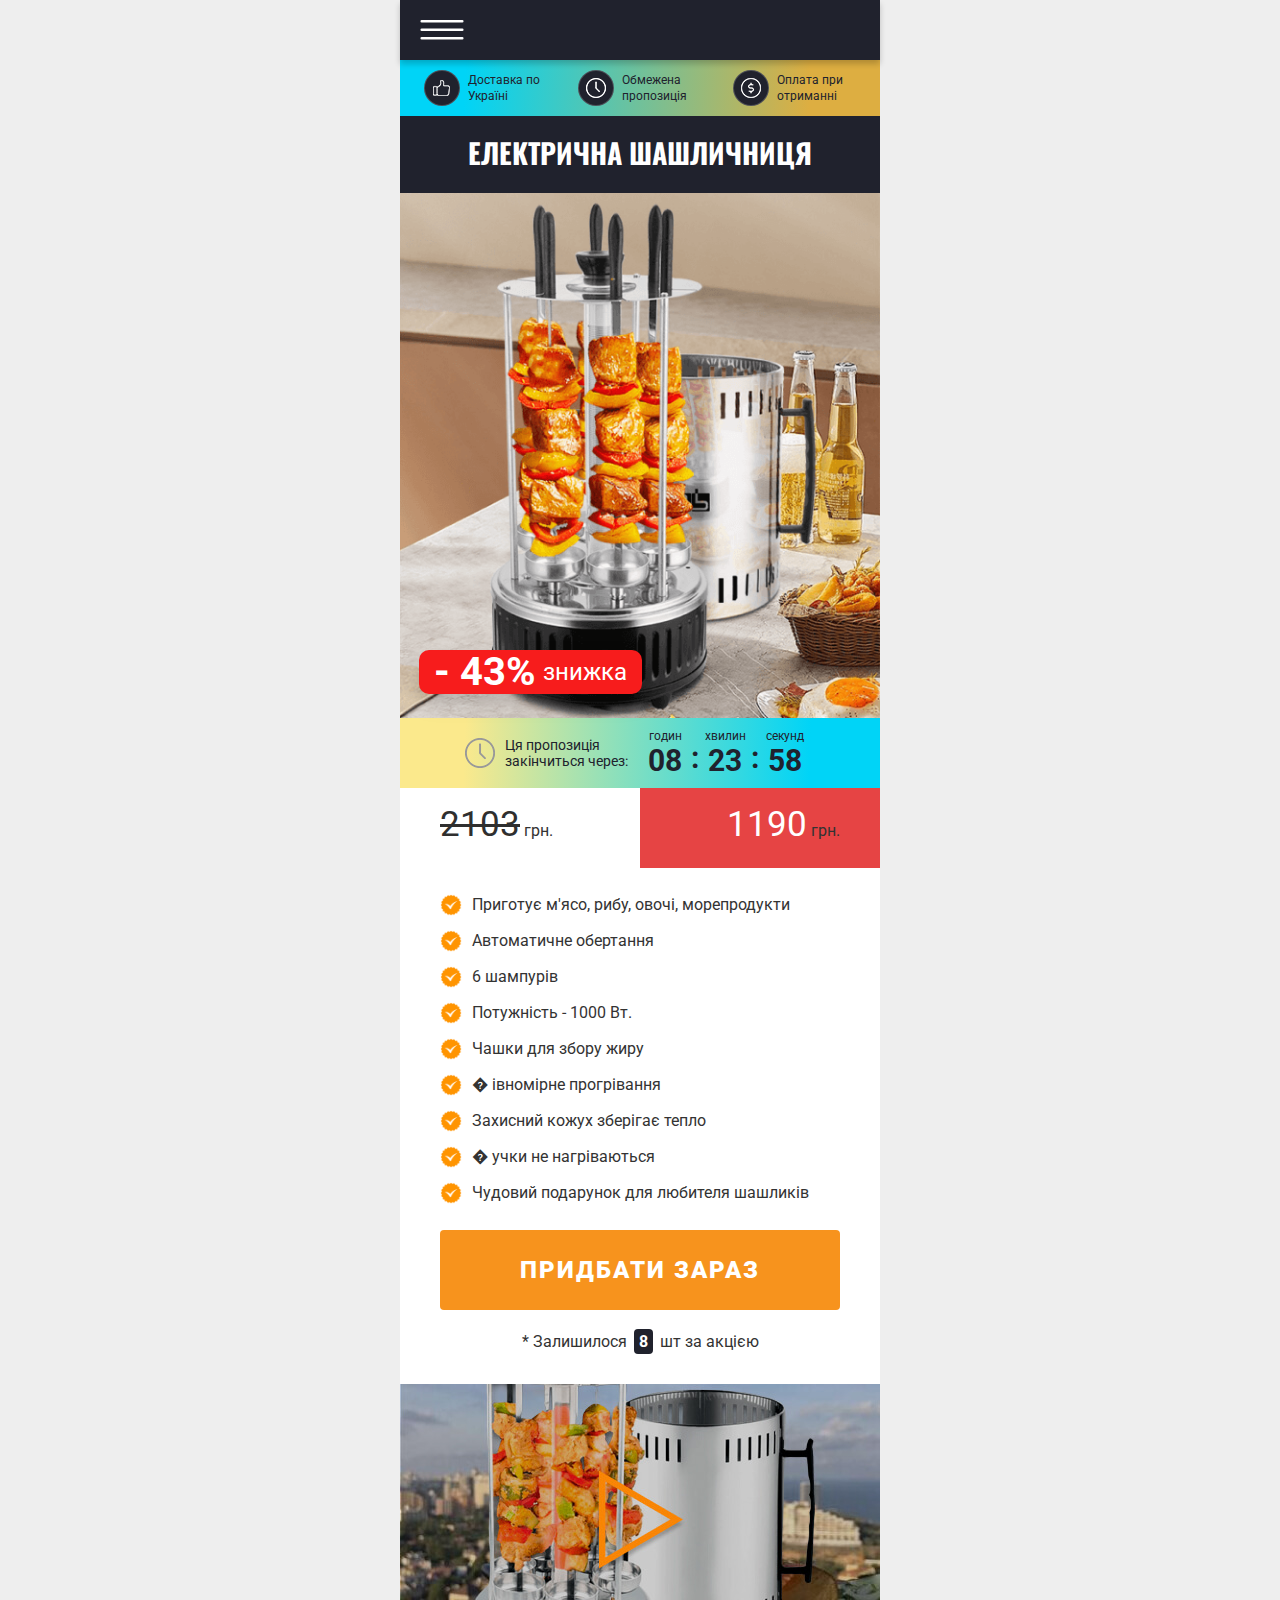
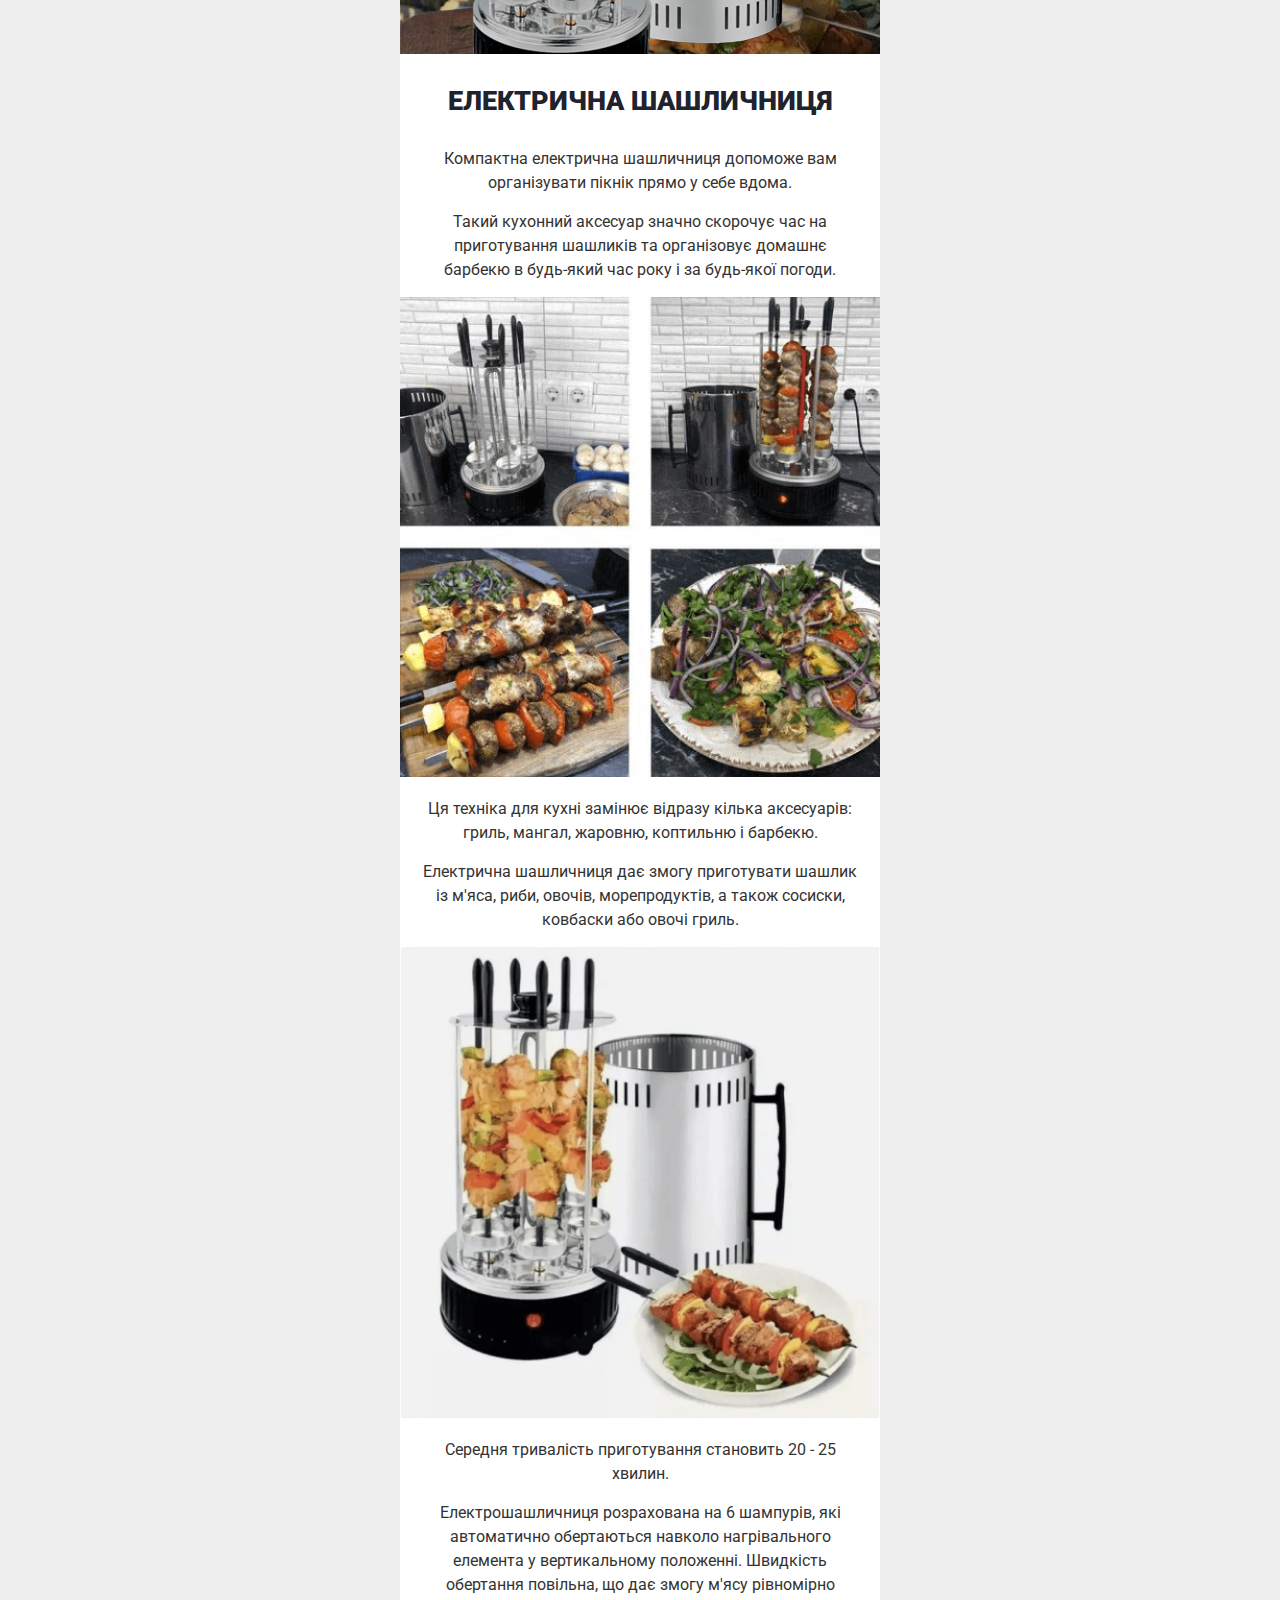
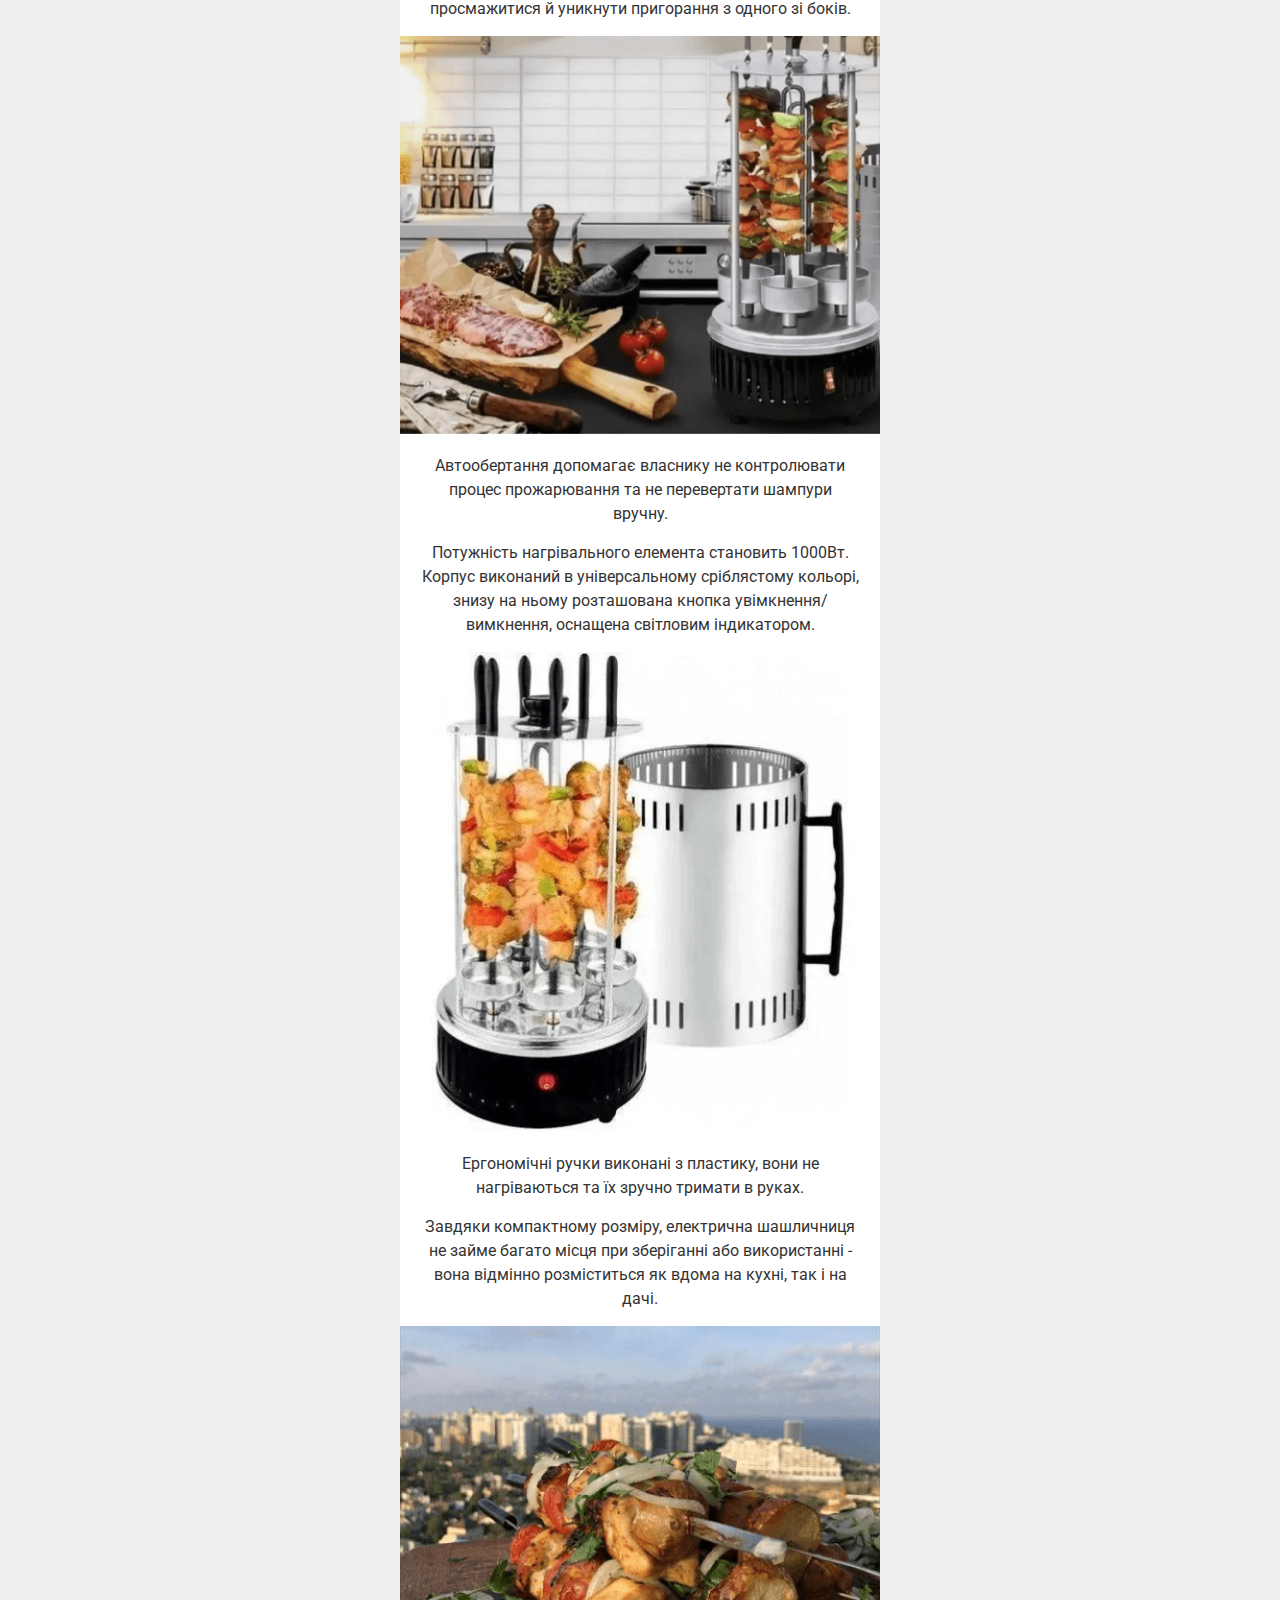
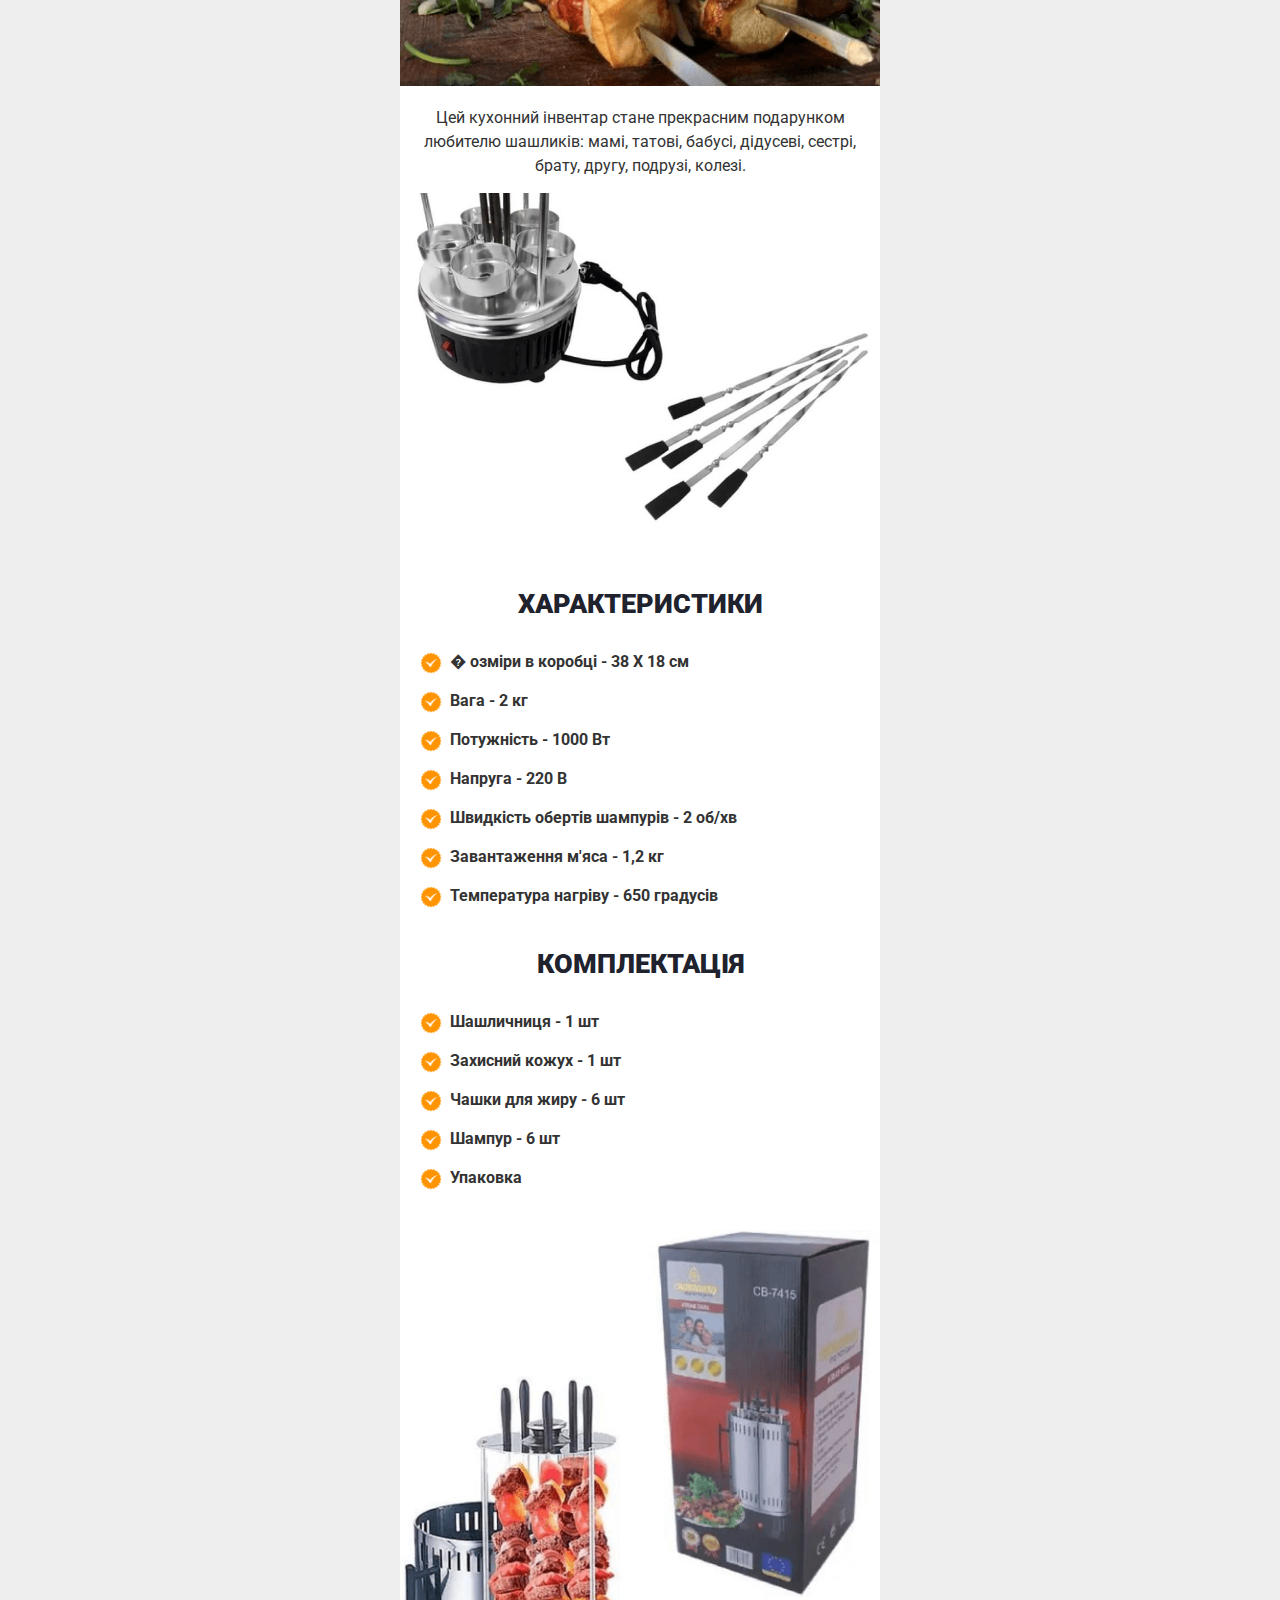
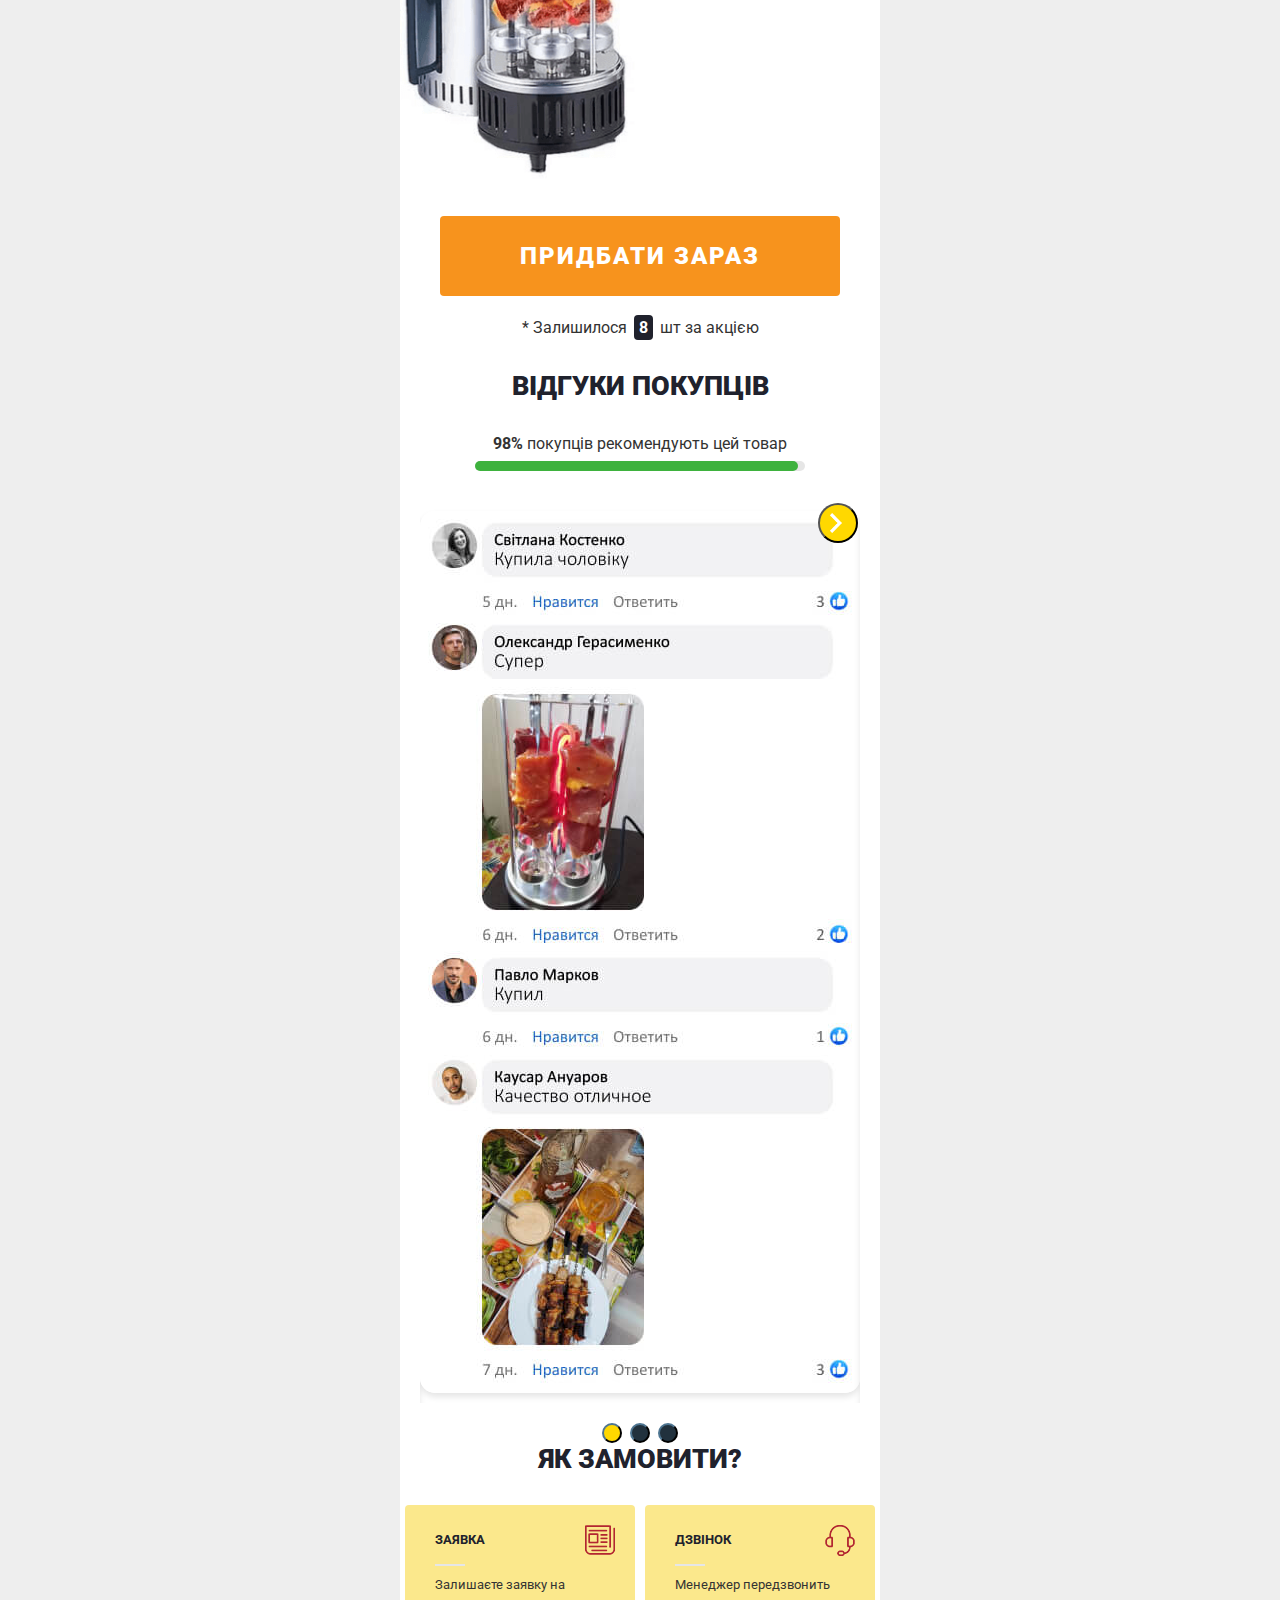
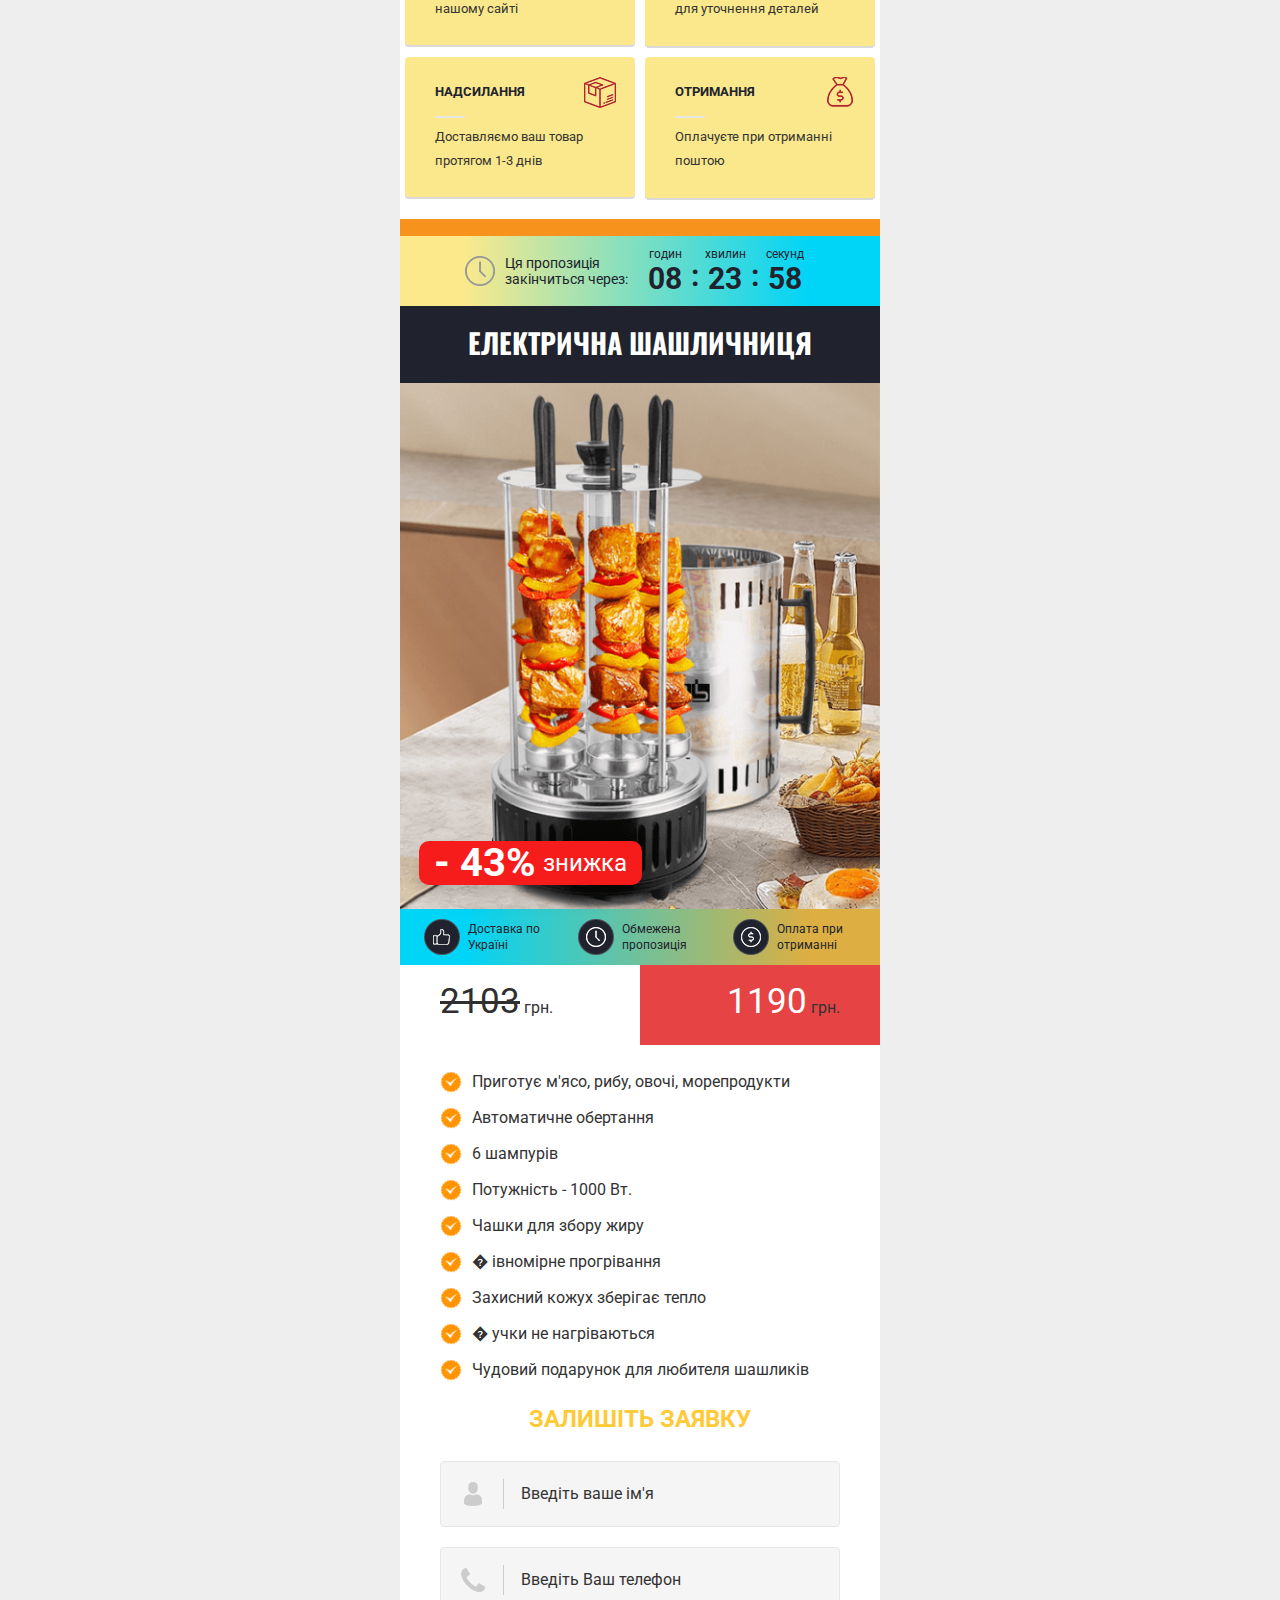
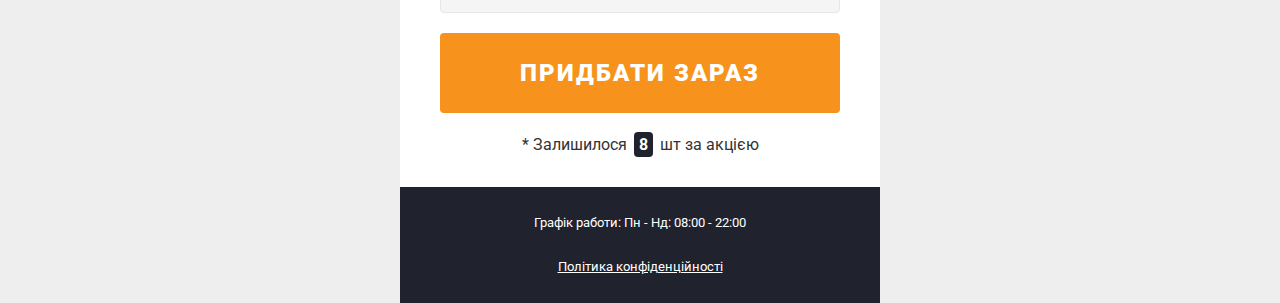
<file: Товар 2/index.html>
<!DOCTYPE html><html lang="uk"><head>

    <meta charset="utf-8">
    <meta name="viewport" content="width=480">
    <title>Електрична шашличниця</title>
    <meta name="description" content="Електрична шашличниця доставкою по всій Україні.">
    

    <link rel="stylesheet" href="css/reset.css">
    <link rel="stylesheet" href="css/owl.carousel.min.css">
    <link rel="stylesheet" href="css/styles.css">
    <link href="https://fonts.googleapis.com/css2?family=Oswald:wght@200;300;400;500;600;700&amp;display=swap" rel="stylesheet">
    <link href="https://fonts.googleapis.com/css2?family=Roboto:ital,wght@0,100;0,300;0,400;0,500;0,700;0,900;1,100;1,300;1,400;1,500;1,700;1,900&amp;display=swap" rel="stylesheet">
    <!--[if lt IE 9]>
    <script type="text/javascript" src="https://cdnjs.cloudflare.com/ajax/libs/html5shiv/3.7.3/html5shiv.js"></script>
    <![endif]-->

    <!-- Meta Pixel Code -->
    <script async="" src="js/fbevents.js"></script><script>
        !function (f, b, e, v, n, t, s) {
            if (f.fbq) return;
            n = f.fbq = function () {
                n.callMethod ? n.callMethod.apply(n, arguments) : n.queue.push(arguments);
            };
            if (!f._fbq) f._fbq = n;
            n.push = n;
            n.loaded = !0;
            n.version = '2.0';
            n.queue = [];
            t = b.createElement(e);
            t.async = !0;
            t.src = v;
            s = b.getElementsByTagName(e)[0];
            s.parentNode.insertBefore(t, s);
        }(window, document, 'script',
            'https://connect.facebook.net/en_US/fbevents.js');
        fbq('init', '1460886801445935');
        fbq('track', 'PageView');
    </script>
    <noscript><img height="1" width="1" style="display:none"
            src="https://www.facebook.com/tr?id=1460886801445935&ev=PageView&noscript=1" />
    </noscript>
    <!-- End Meta Pixel Code -->


</head>

<body>
    <!--main_wrapper-->
    <div class="main_wrapper">
        <header class="active">
            <svg class="nav-button" id="hamburger" fill="none" viewBox="0 0 52 23">
                <path stroke="#fff" stroke-linecap="round" stroke-width="3" d="M2 1.5h48M2 21.5h48M2 11.5h48"></path>
            </svg>
        </header>
        <nav id="menu" class="modal-body">
            <div class="modal-block">
                <ul>
                    <li>
                        <a href="#home">Головна </a><svg viewBox="0 0 16 16">
                            <path d="M6 8l4-3.5v7L6 8z"></path>
                        </svg>
                    </li>
                    <li>
                        <a href="#video">Відео </a><svg viewBox="0 0 16 16">
                            <path d="M6 8l4-3.5v7L6 8z"></path>
                        </svg>
                    </li>
                    <li>
                        <a href="#peculiarities">ПЕ�&nbsp;ЕВАГИ </a><svg viewBox="0 0 16 16">
                            <path d="M6 8l4-3.5v7L6 8z"></path>
                        </svg>
                    </li>
                    <li>
                        <a href="#description">Опис </a><svg viewBox="0 0 16 16">
                            <path d="M6 8l4-3.5v7L6 8z"></path>
                        </svg>
                    </li>
                    <li>
                        <a href="#characteristic">ХА�&nbsp;АКТЕ�&nbsp;ИСТИКИ </a><svg viewBox="0 0 16 16">
                            <path d="M6 8l4-3.5v7L6 8z"></path>
                        </svg>
                    </li>
                    <li>
                        <a href="#feedback">ВІДГУКИ </a><svg viewBox="0 0 16 16">
                            <path d="M6 8l4-3.5v7L6 8z"></path>
                        </svg>
                    </li>
                    <li>
                        <a href="#order_form">замовити </a><svg viewBox="0 0 16 16">
                            <path d="M6 8l4-3.5v7L6 8z"></path>
                        </svg>
                    </li>
                </ul>
            </div>
        </nav>
        <!-- header 3 -->
        <div id="home" class="offer_section offer3 offer_section-top" style=" margin: 0; ">
            <div class="benefits_list clearfix">
                <div class="benefit_item">Доставка по Україні</div>
                <div class="benefit_item">Обмежена пропозиція</div>
                <div class="benefit_item">Оплата при отриманні</div>
            </div>
            <div class="image_block">
                <h1 class="box-title">
                    <div class="text">Електрична шашличниця</div>
                </h1>
                <img class="offer_image" src="images/offer__image.jpg" alt="Електрична шашличниця" title="Електрична шашличниця">
                <div class="discount_block">
                    <div class="value">- 43%
                    </div>
                    <div class="text">знижка</div>
                </div>
            </div>
            <div class="timer_block clearfix">
                <p>Ця пропозиція закінчиться через:</p>
                <div class="timer clearfix">
                    <div class="timer_item">
                        <div class="text">годин</div>
                        <div class="count hours"></div>
                    </div>
                    <div class="timer_item">
                        <div class="text">хвилин</div>
                        <div class="count minutes"></div>
                    </div>
                    <div class="timer_item">
                        <div class="text">секунд</div>
                        <div class="count seconds"></div>
                    </div>
                </div>
            </div>
            <div class="price">
                <div class="old">
                    <span>2103</span>
                    <small>грн.</small>
                </div>
                <div class="new">
                    <span>1190</span>
                    <small>грн.</small>
                </div>
            </div>
            <ul>
                <li>Приготує м'ясо, рибу, овочі, морепродукти</li>
                <li>Автоматичне обертання</li>
                <li>6 шампурів</li>
                <li>Потужність - 1000 Вт.</li>
                <li>Чашки для збору жиру</li>
                <li>�&nbsp;івномірне прогрівання</li>
                <li>Захисний кожух зберігає тепло</li>
                <li>�&nbsp;учки не нагріваються</li>
                <li>Чудовий подарунок для любителя шашликів</li>
            </ul>
            <div class="btn-block">
                <a href="#order_form" class="button">Придбати зараз</a>
            </div>
            <div class="products_count">* Залишилося <b>8</b> шт за акцією</div>
        </div>
        <!-- /header 3 -->
        <!-- /header 3 -->
        <!-- video -->
        <div id="video" class="video_block">
            <div class="youtube" id="deNYAYKeJws"><img src="images/bg-preview.jpg" alt="Електрична шашличниця" title="Електрична шашличниця"></div>
        </div>
        <!-- /video -->
        <!--description_section-->
        <section id="description" class="description_section">
            <h2 class="title">
                <div class="text">Електрична шашличниця</div>
            </h2>
            <div class="text_block">
                <p>Компактна електрична шашличниця допоможе вам організувати пікнік прямо у себе вдома.</p>
                <p>Такий кухонний аксесуар значно скорочує час на приготування шашликів та організовує домашнє барбекю в будь-який час року і за будь-якої погоди.</p>
                <img src="images/image_1.jpg">
            </div>
            <div class="text_block">
                <p>Ця техніка для кухні замінює відразу кілька аксесуарів: гриль, мангал, жаровню, коптильню і барбекю.
                </p>
                <p>Електрична шашличниця дає змогу приготувати шашлик із м'яса, риби, овочів, морепродуктів, а також сосиски, ковбаски або овочі гриль.</p>
                <img src="images/image_2.jpg">
            </div>
            <div class="text_block">
                <p>Середня тривалість приготування становить 20 - 25 хвилин.</p>
                <p>Електрошашличниця розрахована на 6 шампурів, які автоматично обертаються навколо нагрівального елемента у вертикальному положенні. Швидкість обертання повільна, що дає змогу м'ясу рівномірно просмажитися й уникнути пригорання з одного
                    зі боків.</p>
                <img src="images/image_3.jpg">
            </div>
            <div class="text_block">
                <p>Автообертання допомагає власнику не контролювати процес прожарювання та не перевертати шампури вручну.
                </p>
                <p>Потужність нагрівального елемента становить 1000Вт. Корпус виконаний в універсальному сріблястому кольорі, знизу на ньому розташована кнопка увімкнення/вимкнення, оснащена світловим індикатором.</p>
                <img src="images/image_4.jpg">
            </div>
            <div class="text_block">
                <p>Ергономічні ручки виконані з пластику, вони не нагріваються та їх зручно тримати в руках.</p>
                <p>Завдяки компактному розміру, електрична шашличниця не займе багато місця при зберіганні або використанні - вона відмінно розміститься як вдома на кухні, так і на дачі.</p>
                <img src="images/image_5.jpg">
            </div>
            <div class="text_block">
                <p>Цей кухонний інвентар стане прекрасним подарунком любителю шашликів: мамі, татові, бабусі, дідусеві, сестрі, брату, другу, подрузі, колезі.</p>
                <img src="images/image_6.jpg">
            </div>
        </section>
        <!--/description_section-->
        <h2 id="characteristic" class="title">Характеристики</h2>
        <!--characteristics_list2-->
        <div class="characteristics_list2">
            <div class="characteristic_item">
                <div class="text">�&nbsp;озміри в коробці - 38 Х 18 см</div>
            </div>
            <div class="characteristic_item">
                <div class="text">Вага - 2 кг</div>
            </div>
            <div class="characteristic_item">
                <div class="text">Потужність - 1000 Вт</div>
            </div>
            <div class="characteristic_item">
                <div class="text">Напруга - 220 В</div>
            </div>
            <div class="characteristic_item">
                <div class="text">Швидкість обертів шампурів - 2 об/хв</div>
            </div>
            <div class="characteristic_item">
                <div class="text">Завантаження м'яса - 1,2 кг</div>
            </div>
            <div class="characteristic_item">
                <div class="text">Температура нагріву - 650 градусів</div>
            </div>
        </div>

        <h2 id="characteristic" class="title">Комплектація</h2>
        <!--characteristics_list2-->
        <div class="characteristics_list2">
            <div class="characteristic_item">
                <div class="text">Шашличниця - 1 шт</div>
            </div>
            <div class="characteristic_item">
                <div class="text">Захисний кожух - 1 шт</div>
            </div>
            <div class="characteristic_item">
                <div class="text">Чашки для жиру - 6 шт</div>
            </div>
            <div class="characteristic_item">
                <div class="text">Шампур - 6 шт</div>
            </div>
            <div class="characteristic_item">
                <div class="text">Упаковка</div>
            </div>
        </div>

        <div class="image_block">
            <img src="images/111.jpg" alt="Електрична шашличниця" title="Електрична шашличниця">
        </div>
		    <div class="btn-block" style="margin-top:30px;">
                <a href="#order_form" class="button">Придбати зараз</a>
            </div>
            <div class="products_count">* Залишилося <b>8</b> шт за акцією</div>
        <!--/characteristics_list2-->
        <!-- reviews 2 -->
        <section id="feedback" class="reviews2_section">
            <h2 class="title">Відгуки покупців</h2>
            <div class="reviews_stats_block">
                <p><b>98%</b> покупців рекомендують цей товар</p>
                <div class="line"></div>
            </div>
            <div class="reviews_list1 owl-carousel">
                <div class="review_item">
                    <img class="photo" src="images/rev1.jpg" alt="Електрична шашличниця" title="Електрична шашличниця">
                </div>
                <div class="review_item">
                    <img class="photo" src="images/rev2.jpg" alt="Електрична шашличниця" title="Електрична шашличниця">
                </div>
                <div class="review_item">
                    <img class="photo" src="images/rev3.jpg" alt="Електрична шашличниця" title="Електрична шашличниця">
                </div>
            </div>
        </section>
        <!-- /reviews 2 -->
        <!-- order steps 2 -->
        <div class="order_steps_list1 clearfix">
            <h2 class="title">Як замовити?</h2>
            <div class="box">
                <div class="step_item">
                    <div class="number">1</div>
                    <h4>Заявка</h4>
                    <p>Залишаєте заявку на нашому сайті</p>
                </div>
                <div class="step_item">
                    <div class="number">2</div>
                    <h4>Дзвінок</h4>
                    <p>Менеджер передзвонить для уточнення деталей</p>
                </div>
                <div class="step_item">
                    <div class="number">3</div>
                    <h4>Надсилання</h4>
                    <p>Доставляємо ваш товар протягом 1-3 днів
                    </p>
                </div>
                <div class="step_item">
                    <div class="number">4</div>
                    <h4>Отримання</h4>
                    <p>Оплачуєте при отриманні поштою</p>
                </div>
            </div>
        </div>
        <!-- result.php? steps 2 -->
        <!-- order 3 -->
        <section class="offer_section offer3">
            <div class="title_block">
            </div>
            <div class="timer_block clearfix">
                <p>Ця пропозиція закінчиться через:</p>
                <div class="timer clearfix">
                    <div class="timer_item">
                        <div class="text">годин</div>
                        <div class="count hours"></div>
                    </div>
                    <div class="timer_item">
                        <div class="text">хвилин</div>
                        <div class="count minutes"></div>
                    </div>
                    <div class="timer_item">
                        <div class="text">секунд</div>
                        <div class="count seconds"></div>
                    </div>
                </div>
            </div>
            <div class="image_block">
                <h1 class="box-title">
                    <div class="text">Електрична шашличниця</div>
                </h1>
                <img class="offer_image" src="images/offer__image.jpg" alt="Електрична шашличниця" title="Електрична шашличниця">
                <div class="discount_block">
                    <div class="value">- 43%
                    </div>
                    <div class="text">знижка</div>
                </div>
            </div>
            <div class="benefits_list clearfix">
                <div class="benefit_item">Доставка по Україні</div>
                <div class="benefit_item">Обмежена пропозиція</div>
                <div class="benefit_item">Оплата при отриманні</div>
            </div>
            <div class="price">
                <div class="old">
                    <span>2103</span>
                    <small>грн.</small>
                </div>
                <div class="new">
                    <span>1190</span>
                    <small>грн.</small>
                </div>
            </div>
            <ul>
                <li>Приготує м'ясо, рибу, овочі, морепродукти</li>
                <li>Автоматичне обертання</li>
                <li>6 шампурів</li>
                <li>Потужність - 1000 Вт.</li>
                <li>Чашки для збору жиру</li>
                <li>�&nbsp;івномірне прогрівання</li>
                <li>Захисний кожух зберігає тепло</li>
                <li>�&nbsp;учки не нагріваються</li>
                <li>Чудовий подарунок для любителя шашликів</li>
            </ul>

            <h2>Залишіть заявку</h2>

            <form id="order_form" class="order_form" action="mail.php" method="POST">
			
				<input type="hidden" name="sendemail" value="yes"><input type="hidden" name="redirect" value="yes">
					
				<input type="hidden" name="p" value="1460886801445935">
					
					
                <div class="btn-block">
                    <input class="field" type="text" name="name" placeholder="Введіть ваше ім'я" required="">
                </div>
                <div class="btn-block">
                    <input class="field" type="tel" name="phone" minlength="8" maxlength="22" placeholder="Введіть Ваш телефон" required="">
                </div>
                <div class="btn-block">
                    <button class="button">Придбати зараз</button>
                </div>

            </form>
            <div class="products_count">* Залишилося <b>8</b> шт за акцією</div>
        </section>
        <!-- result.php? 3 -->
        <!-- footer -->
        <footer class="footer_section">
            <div style="font-size:13px;text-align: center;">
                <p style="text-align: center">

                    Графік работи: Пн - Нд: 08:00 - 22:00 
					<br>
                    <br>

                    <a style="color:inherit;" href="politics.html" target="_blank">Політика конфіденційності</a>

                </p>
            </div>
        </footer>
        <!-- /footer -->
    </div>
    <!--/main_wrapper-->
    <!-- scripts -->
	
	<script src="js/jquery.min.js"></script>

    <script defer="" src="js/previewYouTube.js"></script>
    <script defer="" src="js/owl.carousel.min.js"></script>
    <script defer="" src="js/scripts.js"></script>
    <!-- /scripts -->
    
	

</body></html>
</file>
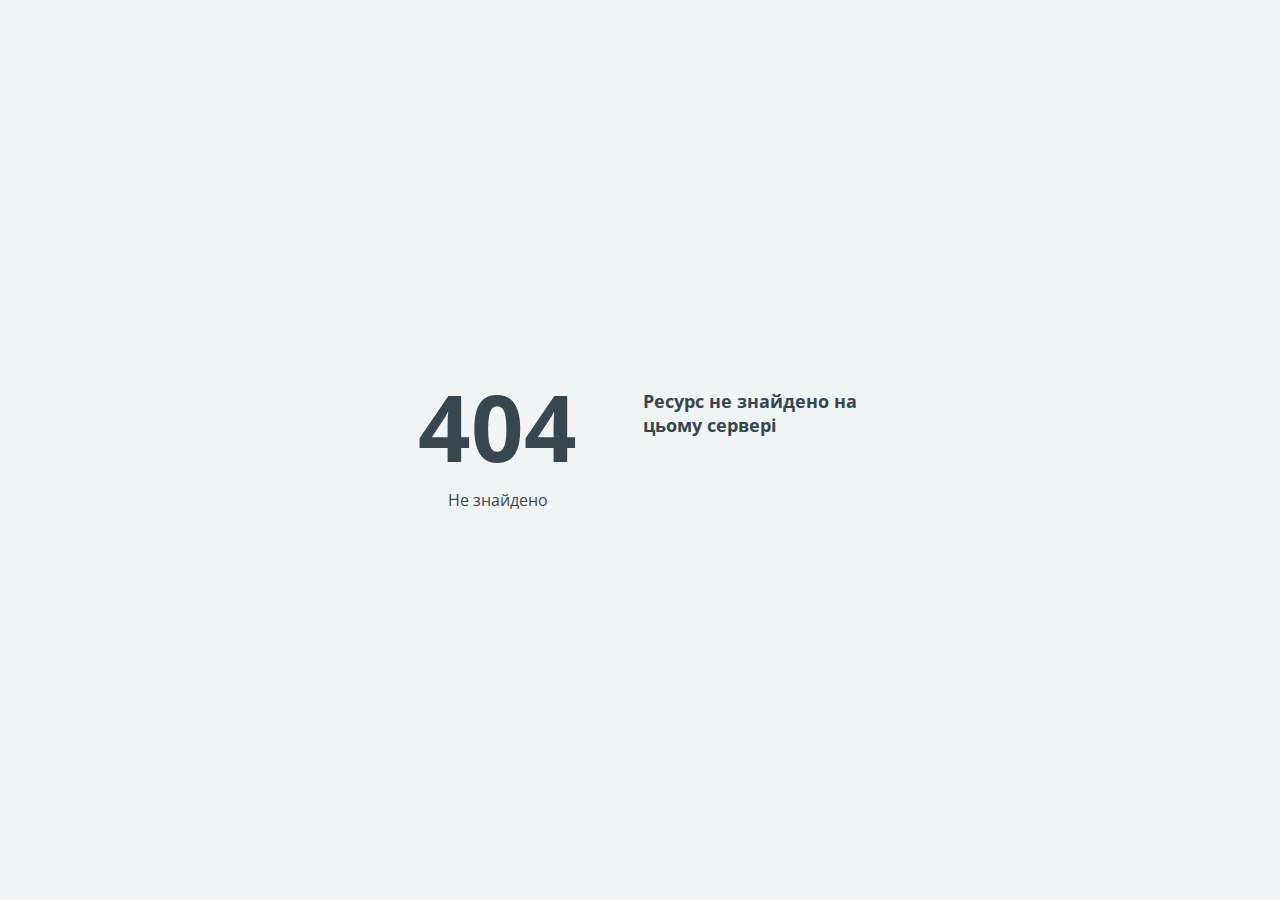
<file: Товар 1/benef2_item1624.html>
<!DOCTYPE html><html><head>
    <title>404 Не знайдено</title>
    <meta charset="UTF-8">
    <meta name="viewport" content="width=device-width">
    <link href="https://fonts.googleapis.com/css?family=Open+Sans:400,700&amp;subset=latin,cyrillic" rel="stylesheet" type="text/css">
    <style>
        body, html {
            height: 100%;
            margin: 0;
            display: flex;
            justify-content: center;
            align-items: center;
            background-color: #f1f4f5;
            color: #37474f;
            font-family: 'Open Sans', sans-serif;
        }
        .container {
            display: flex;
            width: 535px;
        }
        .container-code{
            min-width: 250px;
            text-align: center;
        }
        .container-text {
            min-width: 250px;
            padding-left: 20px;
        }
        .error_code {
            display: block;
            font-size: 92px;
            font-weight: 700;
            margin-top: -25px;
        }
        .error_brief {
            display: block;
            font-size: 18px;
            font-weight: 700;
            margin-bottom: 15px;
        }

        @media (max-width: 768px) {
            .container {
                display: flex;
                flex-direction: column;
                width: 100%;
            }
            .container-text{
                padding: 30px;
                text-align: center;
                min-width: auto;
            }
            .container-code{
                min-width: auto;
                text-align: center;
                margin-top: 100px;
            }
        }
    </style>
</head>
<body>
<div class="container">
    <div class="container-code">
        <span class="error_code">404</span>
        <span class="error_description">Не знайдено</span>
    </div>
    <div class="container-text">
        <span class="error_brief">Ресурс не знайдено на цьому сервері</span>
    </div>
</div>

</body></html>
</file>
<file: Товар 1/css/ProximaStara.css>
@font-face {
    font-family: 'Proxima Nova';
    src: url('../fonts/ProximaNova-Light.woff2') format('woff2'),
        url('../fonts/ProximaNova-Light.woff') format('woff'),
        url('../ProximaNova-Light.bin') format('truetype');
    font-weight: 300;
    font-style: normal;
}
@font-face {
    font-family: 'Proxima Nova';
    src: url('../fonts/ProximaNova-Regular.woff2') format('woff2'),
        url('../fonts/ProximaNova-Regular.woff') format('woff'),
        url('../ProximaNova-Regular.bin') format('truetype');
    font-weight: 400;
    font-style: normal;
}
@font-face {
    font-family: 'Proxima Nova';
    src: url('../fonts/ProximaNova-Semibold.woff2') format('woff2'),
        url('../fonts/ProximaNova-Semibold.woff') format('woff'),
        url('../ProximaNova-Semibold.bin') format('truetype');
    font-weight: 600;
    font-style: normal;
}
@font-face {
    font-family: 'Proxima Nova';
    src: url('../fonts/ProximaNova-Bold.woff2') format('woff2'),
        url('../fonts/ProximaNova-Bold.woff') format('woff'),
        url('../ProximaNova-Bold.bin') format('truetype');
    font-weight: 700;
    font-style: normal;
}
</file>
<file: Товар 1/css/Bratello.css>
@font-face {
  font-family: 'fontello';
  src: url('../fonts/fontello.eot');
  src: url('../fonts/fontello.eot') format('embedded-opentype'),
       url('../fonts/fontello.woff2') format('woff2'),
       url('../fonts/fontello.woff') format('woff'),
       url('../fontello.bin') format('truetype'),
       url('../images/fontello.svg') format('svg');
  font-weight: normal;
  font-style: normal;
}

 [class^="icon-"]:before, [class*=" icon-"]:before {
  font-family: "fontello";
  font-style: normal;
  font-weight: normal;
  speak: none;
 
  display: inline-block;
  text-decoration: inherit;
  width: 1em;
  margin-right: .2em;
  text-align: center;
  font-variant: normal;
  text-transform: none;
  line-height: 1em;
  margin-left: .2em;
  -webkit-font-smoothing: antialiased;
  -moz-osx-font-smoothing: grayscale;
}
 
.icon-truck:before { content: '\e800'; } 
.icon-cc-visa:before { content: '\f1f0';}
</file>
<file: Товар 1/css/fontss.css>
@font-face {
 font-family: 'Acrom';
 src: url('../fonts/subset-Acrom-Bold.woff2') format('woff2'),
 url('../fonts/subset-Acrom-Bold.woff') format('woff'),
 url('../subset-Acrom-Bold.bin') format('truetype');
 font-weight: 700;
 font-style: normal;
}

@font-face {
 font-family: 'Acrom';
 src: url('../fonts/subset-Acrom-ExtraBold.woff2') format('woff2'),
 url('../fonts/subset-Acrom-ExtraBold.woff') format('woff'),
 url('../subset-Acrom-ExtraBold.bin') format('truetype');
 font-weight: 800;
 font-style: normal;
}
</file>
<file: Товар 1/css/nastyle.css>
.m1-form ::-webkit-input-placeholder {
 color: #333;
}

.m1-form ::-moz-placeholder {
 color: #333;
}

.m1-form :-moz-placeholder {
 color: #333;
}

.m1-form :-ms-input-placeholder {
 color: #333;
}

.m1-form :focus::-webkit-input-placeholder {
 color: transparent;
}

.m1-form :focus::-moz-placeholder {
 color: transparent;
}

.m1-form :focus:-moz-placeholder {
 color: transparent;
}

.m1-form :focus:-ms-input-placeholder {
 color: transparent;
}

.hidden {
 display: none;
}

.center {
 text-align: center;
}

.just {
 text-align: justify;
 -moz-text-align-last: center;
 text-align-last: center;
}

.clrfix:after {
 content: '';
 display: block;
 clear: both;
}

.clear {
 clear: both;
 height: 0;
}

.ulfix {
 font-size: 0;
}

h1, h2, h3, h4, h5, h6 {
 font-weight: 700;
}

b, strong {
 font-weight: 700;
}

body {
 width: 100%;
 min-width: 320px;
 padding: 0;
 margin: 0 auto;
 font-family: 'Proxima Nova', Arial, Helvetica, sans-serif;
 font-weight: 400;
 font-size: 18px;
 line-height: 26px;
 color: #fff;
background: url('[data-uri]');
}

section {
 width: 100%;
 margin: 0 auto;
 padding: 35px 0;
 color:#fff;
}

.wrap {
 position: relative;
 background: #fff;
 width: 480px;
 height: 100%;
 padding: 0;
 margin: 0 auto;
}

.wrap:after {
 clear: both;
 content: "";
 display: table;
}

.nopad {
 padding: 0;
}

.m1-form input.field {
 position: relative;
 display: block;
 outline: 0;
 border: none;
 background: #F1F1F1;
 width: 100%;
 height: 83px;
 line-height: 83px;
 margin: 0 auto 12px;
 padding: 0 20px;
 font-family: 'Proxima Nova', Arial, Helvetica, sans-serif;
 font-size: 20px;
 font-weight: 400;
 color: #333;
 text-align: center;
 -webkit-border-radius: 4px;
 -moz-border-radius: 4px;
 border-radius: 4px;
 -webkit-transition: all 0.2s;
 -moz-transition: all 0.2s;
 -o-transition: all 0.2s;
 -ms-transition: all 0.2s;
 transition: all 0.2s;
}

.button {
	display: block;
	margin: 0 auto;
	max-width: 400px;
	height: 83px;
	width: 100%;
	border: none;
	-webkit-border-radius: 4px;
	-moz-border-radius: 4px;
	border-radius: 4px;
	background-image: radial-gradient(circle at 50% 50%, #FE2E2E 0, #FE2F2F 25%, #DE0001 50%, #FE0100 75%, #FE2E2E 100%);
	font-family: 'Roboto', sans-serif;
	font-weight: 400;
	font-size: 20px;
	line-height: 80px;
	letter-spacing: 2px;
	color: #fff;
	text-transform: uppercase;
	text-decoration: none;
	text-align: center;
	cursor: pointer;
	border: 2px solid #FAAD59;
    box-shadow: 1px 2px 20px 0px #FAAD59;
}

.button :active {
 top: 1px;
}

.m1-form {
 width: 420px;
 margin: 0 auto;
}

.m1-form .button {
 width: 100%;
}

h2.title {
 font-size: 32px;
 font-weight: 700;
 line-height: 42px;
 margin: 0 0 35px;
 text-align: center;
 text-transform: uppercase;
 color: #fff;
}

h2.title span {
 display: block;
 color: #fff;
}

h2.title.white span {
 color: #fff;
}

.pat {
 position: relative;
background-image: radial-gradient(circle at 50% 50%, #363c3b 0, #303232 16.67%, #272325 33.33%, #1a0e15 50%, #080000 66.67%, #000000 83.33%, #000000 100%);
}

/*   price   */

.price {
 position: relative;
 width: 420px;
 height: 89px;
 margin: -70px auto 35px;
 background: url("../images/price-bg.png") 50% 0 no-repeat;
 -webkit-box-shadow: 0 0 18px rgba(0, 0, 0, 0.21);
 -moz-box-shadow: 0 0 18px rgba(0, 0, 0, 0.21);
 box-shadow: 0 0 18px rgba(0, 0, 0, 0.21);
 -webkit-border-radius: 35px;
 -moz-border-radius: 35px;
 border-radius: 35px;
}

.price:after {
 clear: both;
}

.price > div {
 float: left;
 width: 50%;
 text-align: center;
 line-height: 30px;
 padding-top: 12px;
}

.price .old {
 color: #313131;
}

.price .new {
 color: #fff;
}

.price .val {
 font-size: 33px;
}

.price .val i {
 font-style: normal;
 font-size: 26px;
 text-transform: uppercase;
}

.price .old span {
 text-decoration: line-through;
}

.price .new .val {
 font-weight: 700;
}

/*   timer   */

.offer_section.offer3 .timer_block {
	padding: 2px 20px 2px 20px;
	background: #FAAD59;
    background-image: radial-gradient(circle at 50% 50%, #363c3b 0, #303232 16.67%, #272325 33.33%, #1a0e15 50%, #080000 66.67%, #000000 83.33%, #000000 100%);
	color: #fff;
	display: flex;
	flex-direction: row;
	flex-wrap: wrap;
	align-content: center;
	justify-content: center;
	align-items: center;
}

.offer_section.offer3 .timer_block p {
	float: left;
	margin: 10px 0;
	padding: 0 0 0 40px;
	width: 170px;
	background: url(../images/offer3__clock_icon.png) left center no-repeat;
	font-size: 14px;
	line-height: 16px;
}



.offer_section.offer3 .timer {
	float: right;
	margin: 10px 0;
}

.offer_section.offer3 .timer_item {
	float: left;
	width: 60px;
	text-align: center;
}

.offer_section.offer3 .timer_item .text {
	margin: 0 0 4px;
	font-size: 12px;
	line-height: 12px;
}

.offer_section.offer3 .timer_item .count {
	font-weight: 700;
	font-size: 30px;
	line-height: 30px;
	position: relative;
}

.offer_section.offer3 .timer_item .count:before {
	display: block;
	content: ':';
	width: 10px;
	line-height: 24px;
	position: absolute;
	top: 0;
	right: -5px;
}

/*   stock   */

.stock {
 text-align: center;
 padding-top: 20px;
}

.stock.white {
 color: #fff;
}

.stock b {
 display: inline-block;
 width: 36px;
 height: 36px;
 line-height: 36px;
 color: #fff;
 margin: 0 4px;
 background: #4559b3;
 -webkit-border-radius: 50%;
 -moz-border-radius: 50%;
 border-radius: 50%;
}

/*   video   */

.video-block {
 padding: 0 30px;
}

.video-container {
 position: relative;
 background: #333;
 padding-bottom: 56.25%;
 height: 0;
 -webkit-box-shadow: 0 0 18px rgba(0, 0, 0, 0.24);
 -moz-box-shadow: 0 0 18px rgba(0, 0, 0, 0.24);
 box-shadow: 0 0 18px rgba(0, 0, 0, 0.24);
 -webkit-border-radius: 40px;
 -moz-border-radius: 40px;
 border-radius: 40px;
 overflow: hidden;
}

.video-container iframe,
.video-container object,
.video-container embed,
.video-container .youtube {
 position: absolute;
 top: 0;
 left: 0;
 width: 100%;
 height: 100%;
}


.slider {
 padding: 0px 0 45px;
}

.slider a.button {
 margin-top: 30px;
}

.slider-photo .item img {
 display: block;
 margin: 0px auto;
}

/*   slick-dots   */

.slick-dots {
 height: 23px;
 text-align: center;
 margin-top: 25px;
}

.slick-dots:after {
 clear: both;
 content: "";
 display: block;
 height: 0;
 width: 0;
 visibility: hidden;
}

.slick-dots li {
 display: inline-block;
 vertical-align: top;
 padding: 0 6px;
 overflow: hidden;
}

.slick-dots li button {
 display: block;
 width: 23px;
 height: 23px;
 text-indent: -9999px;
 background: none;
 border: 2px solid #333746;
 cursor: pointer;
 -webkit-border-radius: 50%;
 -moz-border-radius: 50%;
 border-radius: 50%;
}

.slick-dots li.slick-active button {
 background: #333746;
}

.offer {
 padding: 0;
 background: #393d46;
}

.offer .box {
 position: relative;
 background: url("../images/offer.jpg") 50% 0 no-repeat;
 height: 600px;
}

.offer .main-title {
 font-family: 'Acrom', Arial, Helvetica, sans-serif;
 font-size: 44px;
 font-weight: 700;
 line-height: 50px;
 color: #f6ac38;
 text-align: center;
 text-transform: uppercase;
 padding: 10px 0 3px;
}

.offer .sub-title {
 font-size: 25px;
 color: #fff;
 text-align: center;
 padding-bottom: 15px;
}

.offer .sale {
background: url(../images/sale-bg.png) 0 0 no-repeat;
    width: 209px;
    height: 113px;
    margin-left: 267px;
    color: #fff;
    font-size: 26px;
    line-height: 40px;
    text-align: center;
    margin-top: 143px;
    position: absolute;
}

.offer .sale span {
 display: inline-block;
 transform: rotate(-7deg);
 padding-top: 9px;
}

.offer .sale b {
 display: block;
 font-size: 50px;
}

.offer .bullet {
 font-size: 0;
 padding: 0 10px 20px;
}

.offer .bullet li {
 display: inline-block;
 vertical-align: top;
 width: 33.33%;
 font-size: 18px;
 text-align: center;
}

.offer .bullet .pic {
 position: relative;
 margin-bottom: 15px;
}

.offer .bullet .pic:after {
 position: absolute;
 left: 50%;
 bottom: -9px;
 margin-left: -15px;
 display: block;
 width: 30px;
 height: 30px;
 background: url("../images/check-icon.png") 0 0 no-repeat;
 content: '';
}

.offer .bullet img {
 display: block;
 margin: 0 auto;
 border: 4px solid #fff;
 -webkit-border-radius: 4px;
 -moz-border-radius: 4px;
 border-radius: 4px;
}

.offer .bullet p {
 padding: 0 5px;
    color: #f5f5f5;
}

.order_form {
	margin-top: 20px;
}
.order_form .field {
	display: block;
	margin: 0 auto 20px;
	padding: 0 20px 0 80px;
	width: 400px;
	height: 66px;
	border: 1px solid #e6e6e6;
	-webkit-border-radius: 4px;
	-moz-border-radius: 4px;
	border-radius: 4px;
	background-color: #f5f5f5;
	font-family: 'AvenirNextCyr', sans-serif;
	font-weight: 400;
	font-size: 16px;
	color: #333;
}


.order_form .field[name="name"] {
	margin-top: 25px;
	background-image: url("../images/name.png");
	background-position: 23px center;
	background-repeat: no-repeat;
}

.order_form .field[name="phone"] {
	background-image: url("../images/phone.png");
	background-position: 20px center;
	background-repeat: no-repeat;
}

.order_form select.field{
    background-image: url(../images/select.png);
    background-position: 23px center;
    background-repeat: no-repeat;
}
abel {
	display: block;
	margin: 10px auto 5px;
	width: 400px;
}

.offer.bottom .price {
 position: relative;
 margin-bottom: -55px;
 z-index: 5;
}

.offer.bottom .timer {
 margin-top: 30px;
}

.order_form .form-txt {
 color: #fff;
 text-align: center;
 padding-bottom: 20px;
}

.order_form .form-txt h4 {
 font-size: 30px;
 padding-bottom: 7px;
 text-transform: uppercase;
}

.order_form .form-txt p {
 font-size: 18px;
 padding: 0 75px;
}
/*  Блок  b1   */

.b1 {
 background-image: radial-gradient(circle at 50% 50%, #363c3b 0, #303232 16.67%, #272325 33.33%, #1a0e15 50%, #080000 66.67%, #000000 83.33%, #000000 100%);
}

.b1 h3 {
text-align: center;
    margin: 20px auto 0;
    font-size: 17px;
    text-transform: uppercase;
}

.b1 .alert {
    position: relative;

    color: #fff;
    font-size: 17px;
    text-align: justify;
    text-align-last: center;
    padding: 10px 8px 0;
    margin: 0px 20px 0;
}

.b1 .list-v1 {
 padding-bottom: 30px;
}
/*  Блок  b1   */
/* Блок  b2   */

.b2 {
background-image: radial-gradient(circle at 50% 50%, #363c3b 0, #303232 16.67%, #272325 33.33%, #1a0e15 50%, #080000 66.67%, #000000 83.33%, #000000 100%);
}

.b2 {
 padding-top: 25;
}

.b2.pat:before {
 margin-bottom: 10px;
}

.b2 a.button {
 margin-top: 40px;

}

/*  Блок b2   */

/*  Блок b3   */

.b3 h2.title {
 margin-bottom: 15px;
}

.b3 .alert {
 position: relative;
background-image: radial-gradient(circle at 50% 50%, #363c3b 0, #303232 16.67%, #272325 33.33%, #1a0e15 50%, #080000 66.67%, #000000 83.33%, #000000 100%);
 font-size: 19px;
 text-align: center;
 padding: 30px 10px 20px;
 margin: 20px 30px 0;
 -webkit-border-radius: 40px;
 -moz-border-radius: 40px;
 border-radius: 40px;
}

.b3 .alert:before {
 position: absolute;
 left: 50%;
 top: -23px;
 margin-left: -23px;
 display: block;
 width: 45px;
 height: 45px;
background-image: radial-gradient(circle at 50% 50%, #363c3b 0, #303232 16.67%, #272325 33.33%, #1a0e15 50%, #080000 66.67%, #000000 83.33%, #000000 100%);
 content: '';
}

/*  Блок b3   */

/*  Блок b4   */

.b4 {
background-image: radial-gradient(circle at 50% 50%, #363c3b 0, #303232 16.67%, #272325 33.33%, #1a0e15 50%, #080000 66.67%, #000000 83.33%, #000000 100%);
}

.b4 h2.title {
 margin-bottom: 20px;
}

.b4 .image {
 display: block;
 margin-bottom: 30px;
}

.b4 .char-list {
 padding-bottom: 25px;
}

/*  Блок b4   */

/*   spec   */

.spec h2.title span {
 display: inline;
}

.spec .box {
 background: #fff;
 margin: 0 30px;
 -webkit-box-shadow: 0 0 18px rgba(0, 0, 0, 0.21);
 -moz-box-shadow: 0 0 18px rgba(0, 0, 0, 0.21);
 box-shadow: 0 0 18px rgba(0, 0, 0, 0.21);
 -webkit-border-radius: 35px;
 -moz-border-radius: 35px;
 border-radius: 35px;
}

.spec .box img {
 display: block;
 margin-bottom: 20px;
 -webkit-border-radius: 35px 35px 0 0;
 -moz-border-radius: 35px 35px 0 0;
 border-radius: 35px 35px 0 0;
}

.spec .info {
 background: url("../images/spec-icon.jpg") 20px 50% no-repeat;
 padding-left: 105px;
 margin-bottom: 20px;
}

.spec .info h4 {
 font-size: 20px;
}

.spec .info p {
 font-size: 18px;
 line-height: 24px;
}

.spec .txt {
 font-size: 20px;
 font-style: italic;
 line-height: 28px;
 padding: 0 15px 25px;
}

/*   list-v1   */

.list-v1 {
 padding: 0 30px;
}

.list-v1 li {
 position: relative;
 display: table;
 width: 100%;
 height: 162px;
 margin-bottom: 25px;
 padding-left: 203px;
 background: #fff;
 -webkit-box-shadow: 0 0 18px rgba(0, 0, 0, 0.24);
 -moz-box-shadow: 0 0 18px rgba(0, 0, 0, 0.24);
 box-shadow: 0 0 18px rgba(0, 0, 0, 0.24);
 -webkit-border-radius: 40px;
 -moz-border-radius: 40px;
 border-radius: 40px;
}

.list-v1 li:last-child {
 margin-bottom: 0;
}

.list-v1 img {
 position: absolute;
 top: 0;
 left: 0;
 display: block;
 -webkit-border-radius: 40px 0 0 40px;
 -moz-border-radius: 40px 0 0 40px;
 border-radius: 40px 0 0 40px;
}

.list-v1 p {
 display: table-cell;
 vertical-align: middle;
 font-size: 20px;
 text-align: center;
 padding: 0 15px;
}

.list-v1 p:before {
 display: block;
 background: url("../images/not-icon.png") 0 0 no-repeat;
 width: 34px;
 height: 34px;
 margin: 0 auto 10px;
 content: '';
}

/*   list-v2   */

.list-v2 {
 padding: 0 30px;
}

.list-v2 li:last-child {
 margin-bottom: 0;
}

.list-v2 li {
 position: relative;
 height: 150px;
 margin-bottom: 30px;
 line-height: 24px;
 background: #fff;
 -webkit-box-shadow: 0 0 18px rgba(0, 0, 0, 0.21);
 -moz-box-shadow: 0 0 18px rgba(0, 0, 0, 0.21);
 box-shadow: 0 0 18px rgba(0, 0, 0, 0.21);
 -webkit-border-radius: 35px;
 -moz-border-radius: 35px;
 border-radius: 35px;
}

.list-v2 img {
 position: absolute;
 top: 0;
 display: block;
}

.list-v2 li:nth-child(odd) img {
 left: 0;
 -webkit-border-radius: 35px 0 0 35px;
 -moz-border-radius: 35px 0 0 35px;
 border-radius: 35px 0 0 35px;
}

.list-v2 li:nth-child(even) img {
 right: 0;
 -webkit-border-radius: 0 35px 35px 0;
 -moz-border-radius: 0 35px 35px 0;
 border-radius: 0 35px 35px 0;
}

.list-v2 li:nth-child(odd) {
 padding: 15px 10px 0 158px;
}

.list-v2 li:nth-child(even) {
 padding: 15px 158px 0 25px;
}

.list-v2 h4 {
 padding-bottom: 5px;
 text-transform: uppercase;
}

.list-v2 p {
 font-size: 17px;
 color:#000;
}

/*   kit-list   */

.kit-list {
 background: url("../images/kit-im.jpg") 0 0 no-repeat;
 min-height: 609px;
 padding: 27px 20px 0 250px;
}

.kit-list h4 {
 font-size: 19px;
 line-height: 28px;
}

.kit-list li:nth-child(1) {
 height: 215px;
}

.kit-list li:nth-child(2) {
 height: 165px;
}

/*   char-list   */

.char-list li {
 padding: 8px 30px;
    color: #f9f9f9;
}

.char-list li:nth-child(even) {
 background: #2f3340;
}

.char-list li b {
 display: block;
 float: left;
 width: 150px;
}

.char-list li span {
 display: block;
 margin-left: 167px;
}

/*   reviews   */

.reviews {
 padding-top: 0;
}

.reviews h2.title {
 margin-bottom: 15px;
}

.reviews .total {
 color: #000;
 font-weight: 700;
 text-align: center;
 padding-bottom: 30px;
}

.reviews .total:before {
 position: relative;
 top: -2px;
 display: inline-block;
 vertical-align: middle;
 background: url("../images/total-icon.png") 0 0 no-repeat;
 width: 27px;
 height: 27px;
 margin-right: 13px;
 content: '';
}

.reviews .item {
 margin: 0 30px 30px;
 background: #f9f9f9;
 -webkit-box-shadow: 0 0 18px rgba(0, 0, 0, 0.21);
 -moz-box-shadow: 0 0 18px rgba(0, 0, 0, 0.21);
 box-shadow: 0 0 18px rgba(0, 0, 0, 0.21);
 -webkit-border-radius: 35px;
 -moz-border-radius: 35px;
 border-radius: 35px;
}

.reviews .photo {
 position: relative;
 padding-bottom: 15px;
}

.reviews .photo img {
 -webkit-border-radius: 35px 35px 0 0;
 -moz-border-radius: 35px 35px 0 0;
 border-radius: 35px 35px 0 0;
}

.reviews .item .info {
 position: relative;
 min-height: 72px;
 background: url("../images/qoute-icon.png") 100% 50% no-repeat;
 margin: 0 20px 15px;
 padding: 12px 0 0 90px;
}

.reviews .item .info img {
 position: absolute;
 left: 0;
 top: 0;
 display: block;
 -webkit-border-radius: 50%;
 -moz-border-radius: 50%;
 border-radius: 50%;
}

.reviews .item .info p {
 font-size: 17px;
}

.reviews .item .txt {
 font-size: 20px;
 line-height: 30px;
 padding: 0 20px 20px;
 text-align: center;
}

/*   order info   */

.order-info h2.title {
 padding: 0 30px;
}

.order-list {
 padding: 0 30px;
}

.order-list li {
 position: relative;
 display: table;
 width: 100%;
 height: 160px;
 font-size: 20px;
 background: #fff;
 padding-left: 185px;
 margin-bottom: 20px;
 -webkit-box-shadow: 0 0 18px rgba(0, 0, 0, 0.21);
 -moz-box-shadow: 0 0 18px rgba(0, 0, 0, 0.21);
 box-shadow: 0 0 18px rgba(0, 0, 0, 0.21);
 -webkit-border-radius: 40px;
 -moz-border-radius: 40px;
 border-radius: 40px;
 color:#000;
}

.order-list li:last-child {
 margin-bottom: 0;
}

.order-list .txt {
 display: table-cell;
 vertical-align: middle;
 padding-right: 20px;
}

.order-list li:before {
 position: absolute;
 top: 50%;
 left: 25px;
 margin-top: -68px;
 display: block;
 width: 135px;
 height: 135px;
 background-color: #333746;
 background-repeat: no-repeat;
 background-position: 50% 50%;
 -webkit-border-radius: 50%;
 -moz-border-radius: 50%;
 border-radius: 50%;
 content: '';
}

.order-list li:nth-child(1):before {
 background-image: url("../images/order-icon1.png");
}

.order-list li:nth-child(2):before {
 background-image: url("../images/order-icon2.png");
}

.order-list li:nth-child(3):before {
 background-image: url("../images/order-icon3.png");
}

/*   footer   */

.footer {
 text-align: center;
    padding: 20px 0 10px;
}

.footer img {
 display: block;
 margin: 0 auto 15px;
}

.footer a {
 display: inline-block;
 font-size: 16px;
 color: #333;
 margin: 0 10px;
}

.footer a:hover {
 text-decoration: none;
}

.benef2{
    padding: 0 30px 30px;
}
.benef2>li{
	display: table;
	width: 100%;
	margin-bottom: 32px;
	position: relative;
}
.benef2>li:not(:last-child):after{
	content: '';
	width: 180px;
	height: 3px;
	background: url(../images/benef2_item.png) 0% 50% repeat;
	transform: rotate(30deg);
	position: absolute;
	bottom: -20px;
	left: 120px;
	z-index: 1;
}
.benef2>li:nth-child(2n):after{
	transform: rotate(-30deg);
	position: absolute;
	bottom: -20px;
	right: 120px;
}
.benef2>li:last-child{
	margin-bottom: 0;
}
.benef2>li .img{
	width: 166px;
	display: table-cell;
	vertical-align: middle;
}
.benef2>li .img>img{
	display: block;
	margin: 0 auto;
	border-radius: 50%;
	box-shadow: 0 0 30px 0 rgba(0,0,0,0.3);
	position: relative;
	z-index: 2;
}
.benef2>li>p{
	display: table-cell;
	vertical-align: middle;
	padding: 0 0 0 26px;
}
.benef2>li>p>span{
	display: block;
	font-weight: 700;
	font-size: 24px;
	line-height: 1.2em;
}
.benef2>li:nth-child(2n)>p{
	padding: 0 26px 0 0;
	text-align: right;
}

.bottom .order_form{
	    padding-top: 80px;
}

.offer_text {
    font-size: 13px;
    line-height: 27px;
    text-transform: uppercase;
    font-weight: 600;
    position: relative;
    letter-spacing: -0.1px;
    margin-left: 10px;
    height: 25px;
    top: -101px;
    color: #393d46;
    margin: 0 auto;
    text-align: center;
    background: #fbb83b;
}

.offer_text>span {
    padding-left: 12px;
    padding-right: 12px;
}


.offer_section.offer3 .timer_item:last-child .count:before {
	display: none;
}

.offer_section.offer3 .benefits_list {
	padding: 12px 0 12px 18px;
	background: #FAAD59;
    background-image: radial-gradient(circle at 50% 50%, #363c3b 0, #303232 16.67%, #272325 33.33%, #1a0e15 50%, #080000 66.67%, #000000 83.33%, #000000 100%);
	color: #3a3d45;
	color: #333;
	display: flex;
	flex-direction: row;
	align-content: center;
	justify-content: space-around;
	align-items: center;
	border-radius: 20px 20px 20px 20px;
    border: 2px solid #425BD8;
    box-shadow: 1px 2px 20px 0px #425BD8;
}

.offer_section.offer3 .benefits_list .benefit_item {
	float: left;
	padding: 0 0 0 44px;
	width: 31%;
	font-size: 12px;
	line-height: 16px;
	position: relative;
}

.offer_section.offer3 .benefits_list .benefit_item:last-child {
	width: 130px;
}

.offer_section.offer3 .benefits_list .benefit_item:before {
	display: block;
	content: '';
	width: 34px;
	height: 34px;
	border: 1px solid rgba(255, 255, 255, 0.2);
	-webkit-border-radius: 50%;
	-moz-border-radius: 50%;
	border-radius: 50%;
	background: rgba(0, 0, 0, 0.1) center no-repeat;
	position: absolute;
	top: -2px;
	left: 0;
}

.offer_section.offer3 .benefits_list .benefit_item:nth-child(1):before {
	background-image: url(../images/offer3__benefit1_icon.png);
}

.offer_section.offer3 .benefits_list .benefit_item:nth-child(2):before {
	background-image: url(../images/offer3__benefit2_icon.png);
}

.offer_section.offer3 .benefits_list .benefit_item:nth-child(3):before {
	background-image: url(../images/offer3__benefit3_icon.png);
}
.offer_section ul {
	margin: 25px 0;
}

.offer_section.offer1 ul:after {
	display: block;
	content: '';
	margin: 25px 0 0;
	height: 8px;
	background: url(../images/offer1__separator.png) center no-repeat;
}

.offer_section ul li {
	margin: 0 40px 12px;
	padding: 0 0 0 32px;
	background: url(../images/offer__tick_icon.png) left 1px no-repeat;
	background-size: 22px;
	color:#fff;
}

.offer_section.offer1 ul li {
	color: #fff;
}

.offer_section ul li:last-child {
	margin: 0 40px;
}
</file>
<file: Товар 2/css/styles.css>
/* styles */

body {
    background: #eee;
    font-family: 'Roboto', sans-serif;
    font-weight: 400;
    font-size: 16px;
    line-height: 24px;
    color: #333;
    cursor: default;
}

form img {
    margin: 30px auto 10px auto;
}

.tables {
    width: 100%;
    box-sizing: border-box;
    padding: 0 20px 50px 20px;
}

table.two {
    width: 100%;
}

.main_wrapper {
    margin: 0 auto;
    width: 100%;
    background: #fff;
    max-width: 480px;
}

a.button-m {
    display: block;
    margin: 10px 0 0 0;
    max-width: 160px;
    height: 40px;
    width: 100%;
    border: none;
    -webkit-border-radius: 4px;
    -moz-border-radius: 4px;
    border-radius: 4px;
    background: #ffc226;
    font-family: 'Roboto', sans-serif;
    font-weight: 900;
    font-size: 16px;
    line-height: 40px;
    letter-spacing: 2px;
    color: #333;
    text-transform: uppercase;
    text-decoration: none;
    text-align: center;
    cursor: pointer;
}

h1.box-title {
    /* position: absolute; */
    top: 0;
    left: 0;
    right: 0;
    width: 100%;
    /* padding: 4%; */
}

.box-title .text {
    padding: 15px 20px 18px 20px;
    font-family: 'Oswald', sans-serif;
    background: #20222d;
    /* border-radius: 10px; */
    /* box-shadow: 0px 4px 10px rgb(0 0 0 / 10%); */
    text-transform: uppercase;
    font-weight: bolder;
    text-align: center;
    color: #ffffff;
    font-size: 28px;
    line-height: 44px;
}

.box-title .text span {
    font-weight: 400;
    color: #f7931d;
    /* margin: 10px 0 0 0; */
    font-size: 28px;
    display: block;
}

@media (max-width: 440px) {
    h1.box-title {
        /* position: absolute; */
        /* padding: 4%; */
        top: 0;
        left: 0;
        right: 0;
    }
    .box-title .text {
        font-size: 23px;
        line-height: 32px;
    }
    .box-title .text span {
        font-size: 20px;
    }
}

.modal-body {
    background: #fffffffa;
    z-index: 90;
    padding: 80px 0 0 0;
    display: inline-block;
    max-width: 480px;
    width: 100%;
    -webkit-transform: skewX(-5deg) translateX(200%);
    -ms-transform: skewX(-5deg) translateX(200%);
    transform: skewX(-5deg) translateX(200%);
    position: fixed;
    top: 0;
    right: 0;
    left: 0;
    margin: 0 auto;
    opacity: 0;
    will-change: transform, opacity;
    -webkit-transition: opacity 0.1s, -webkit-transform 0.3s;
    transition: opacity 0.1s, -webkit-transform 0.3s;
    -o-transition: transform 0.3s, opacity 0.1s;
    transition: transform 0.3s, opacity 0.1s;
    transition: transform 0.3s, opacity 0.1s, -webkit-transform 0.3s;
    height: 100vh;
    overflow: auto;
}

.modal-block {
    padding: 0;
}

.modal-block li {
    text-align: right;
    padding: 0 10px;
    border-bottom: 1px solid #efefef;
    display: block;
    height: 47.5px;
    display: flex;
    flex-direction: row;
    justify-content: flex-end;
    align-content: center;
    align-items: center;
}

.modal-block li a {
    text-decoration: none;
    font-weight: bold;
    text-transform: uppercase;
    color: #20222d;
    display: block;
    width: 100%;
    height: 47.5px;
    line-height: 47.5px;
}

.modal-body.show-menu {
    opacity: 1 !important;
    transform: skewX(0deg) translate(0, 0) !important;
    -webkit-transform: skewX(0deg) translate(0, 0) !important;
    -ms-transform: skewX(0deg) translate(0, 0) !important;
}

header {
    width: 100%;
    height: 60px;
    transform: translate(0, -100%);
    transition: 0.5s;
    padding: 0 20px;
    display: flex;
    align-content: center;
    flex-direction: row;
    justify-content: space-between;
    align-items: center;
    width: 100%;
    max-width: 480px;
    margin: 0 auto;
}

header.active {
    position: fixed;
    left: 0;
    right: 0;
    top: 0;
    transform: translate(0, 0);
    transition: 0.5s;
    z-index: 100;
    box-shadow: 0px 4px 6px rgb(0 0 0 / 20%);
    background: #20222d;
}

header a.logo svg {
    width: 120px;
    margin: 0 0;
}

header a.logo {
    width: 90px;
    height: 51px;
    transition: 0.6s;
}

header a.logo:hover {
    opacity: 0.7;
}

svg.nav-button {
    width: 44px;
    transition: 0.6s;
    cursor: pointer;
}

svg.nav-button:hover {
    opacity: 0.7;
}

.offer_section-top {
    border-top: 60px solid #20222d;
}

.modal-block li svg {
    width: 36px;
    fill: #ffc226;
}

footer .logo img {
    width: 150px;
    margin: 0 auto 20px auto;
}

section {
    padding: 30px 0;
}

section.dark_theme {
    background: #242424;
    background: linear-gradient(45deg, #4f41a2 0%, #00d4f7 100%);
    color: white;
    padding-bottom: 0;
}

.clearfix:after {
    content: "";
    display: block;
    clear: both;
}

img {
    max-width: 100%;
    height: auto;
}

.review_item img {
    border-radius: 15px;
    margin: 10px 0;
    box-shadow: 0px 4px 6px rgb(0 0 0 / 10%);
}

b {
    font-weight: 700;
}

.owl-height {
    -webkit-transition: height 0.3s ease-in-out;
    -o-transition: height 0.3s ease-in-out;
    -moz-transition: height 0.3s ease-in-out;
    transition: height 0.3s ease-in-out;
}

/* button */

.button {
    display: block;
    margin: 0 auto;
    max-width: 400px;
    height: 80px;
    width: 100%;
    border: none;
    -webkit-border-radius: 4px;
    -moz-border-radius: 4px;
    border-radius: 4px;
    background: #f7931d;
    font-family: 'Roboto', sans-serif;
    font-weight: 900;
    font-size: 24px;
    line-height: 80px;
    letter-spacing: 2px;
    color: white;
    text-transform: uppercase;
    text-decoration: none;
    text-align: center;
    cursor: pointer;
}

/* titles */

.dark_theme41 h2.title {
    color: white;
}

h2.title {
    margin: 0 0 30px;
    font-weight: 900;
    font-size: 27px;
    line-height: 32px;
    text-align: center;
    text-transform: uppercase;
    color: #20222d;
}

h2.title span {
    color: #f7931d;
    font-size: 23px;
    display: block;
}

/* header */

.offer_section {
    padding: 0 0 30px;
}

.offer_section.offer1 {
    background: #333;
}

.offer_section .title_block {
    text-transform: uppercase;
    text-align: center;
}

.offer_section.offer3 .title_block {
    padding: 17px 0 0 0;
    background: #f7931c;
    color: #000000;
    height: 10px;
}

.offer_section .title_block .main_title {
    font-size: 30px;
    line-height: 40px;
    color: #ffffff;
    font-weight: 900;
}

.offer_section.offer1 .title_block .main_title {
    padding: 12px 0;
    background: #149cc7;
    color: #fff;
}

.offer_section.offer2 .title_block .main_title {
    padding: 12px 0;
}

.offer_section.offer3 .title_block .main_title {
    margin: 0 0 5px;
}

.offer_section .title_block .subtitle {
    letter-spacing: .5px;
    font-size: 24px;
    color: #ffffff;
    padding: 0 0 20px 20px;
    position: relative;
    line-height: 33px;
    text-align: left;
}

.offer_section.offer1 .title_block .subtitle {
    padding: 10px 0;
    color: #fff;
}

.offer_section.offer2 .title_block .subtitle {
    padding: 10px 0;
    background: #149cc7;
    color: #fff;
}

.offer_section .offer_image {
    display: block;
}

.offer_section.offer3 .image_block {
    position: relative;
}

.offer_section.offer3 .discount_block {
    /* width: 230px; */
    /* height: 50px; */
    padding: 10px 15px;
    background: #f71c1c;
    color: #ffffff;
    text-align: center;
    position: absolute;
    bottom: 4%;
    left: 4%;
    border-radius: 10px;
    display: flex;
    flex-direction: row;
    align-content: center;
    justify-content: center;
    align-items: center;
    box-shadow: 0px 10px 20px 0px rgb(0 0 0 / 15%);
    /* transform: rotate(-90deg); */
}

.offer_section.offer3 .discount_block .value {
    font-weight: 700;
    font-size: 40px;
    /* line-height: 24px; */
}

.offer_section.offer3 .discount_block .text {
    line-height: 20px;
    font-size: 24px;
    padding: 0 0 0 7px;
    text-align: center;
}

.offer_section.offer1 .price_block {
    background: #fff;
    text-align: center;
}

.offer_section.offer1 .price_item {
    float: left;
    padding: 16px 0 0;
    width: 170px;
    height: 80px;
}

.offer_section.offer1 .price_item.new {
    background: #149cc7;
    color: #fff;
}

.offer_section.offer1 .price_item .text {
    margin: 0 0 5px;
    font-size: 14px;
    line-height: 14px;
}

.offer_section.offer1 .price_item .value {
    font-weight: 700;
    font-size: 28px;
    line-height: 28px;
}

.offer_section.offer1 .price_item.old .value {
    text-decoration: line-through;
}

.offer_section.offer1 .discount_block {
    float: left;
    padding: 12px 0 0;
    width: 140px;
    height: 80px;
    background: #ffd800;
    position: relative;
}

.offer_section.offer1 .discount_block:before,
.offer_section.offer1 .discount_block:after {
    display: block;
    content: '';
    position: absolute;
    top: 0;
}

.offer_section.offer1 .discount_block:before {
    border-top: 40px solid #ffd800;
    border-bottom: 40px solid #ffd800;
    border-left: 20px solid #fff;
    left: -10px;
}

.offer_section.offer1 .discount_block:after {
    border-top: 40px solid #149cc7;
    border-bottom: 40px solid #149cc7;
    border-left: 20px solid #ffd800;
    right: -10px;
}

.offer_section.offer1 .discount_block .text {
    margin: 0 0 5px;
    line-height: 16px;
    letter-spacing: 2px;
}

.offer_section.offer1 .discount_block .value {
    font-weight: 700;
    font-size: 34px;
    line-height: 34px;
}

.offer_section.offer2 .price_block {
    margin: -16px 0 25px;
    height: 126px;
    background: url(../img/offer2__price_bg.png) center no-repeat;
    text-align: center;
    position: relative;
}

.offer_section.offer2 .price_item {
    float: left;
    padding: 40px 0 0;
    width: 170px;
}

.offer_section.offer2 .price_item .text {
    margin: 0 0 5px;
    font-size: 14px;
    line-height: 14px;
    text-transform: uppercase;
}

.offer_section.offer2 .price_item .value {
    font-size: 34px;
    line-height: 34px;
}

.offer_section.offer2 .price_item.old .value {
    text-decoration: line-through;
}

.offer_section.offer2 .price_item.new .value {
    font-weight: 700;
}

.offer_section.offer2 .discount_block {
    float: left;
    padding: 33px 0 0;
    width: 140px;
    font-weight: 700;
    color: #fff;
}

.offer_section.offer2 .discount_block .text {
    margin: 0 0 5px;
    font-size: 24px;
    line-height: 24px;
    letter-spacing: 2px;
}

.offer_section.offer2 .discount_block .value {
    font-size: 40px;
    line-height: 40px;
}

.offer_section.offer3 {
    /* border-bottom: 1px solid #e6e6e6; */
    position: relative;
}

.price {
    display: flex;
    justify-content: space-between;
    padding: 25px 40px;
    background-image: linear-gradient(to right, #FFFFFF 50%, rgb(230, 68, 68) 50%);
}

.offer_section.offer3 .price_item {
    float: left;
    padding: 20px 0 0;
    width: 50%;
    height: 90px;
    /* border-right: 1px solid #e6e6e6; */
    text-align: center;
}

.price .old span {
    font-size: 35px;
    text-decoration: line-through;
    color: rgb(47, 47, 47);
}

.price .new span {
    font-size: 35px;
    color: #FFFFFF;
}

.offer_section.offer3 .price_item:last-child {
    border: none;
}

.offer_section.offer3 .price_item .text {
    margin: 0 0 5px;
    font-size: 14px;
    line-height: 14px;
}

.offer_section.offer3 .price_item.new .text {
    margin: 0 0 8px;
}

.offer_section.offer3 .price_item.new .text span {
    padding: 2px 5px 3px;
    -webkit-border-radius: 4px;
    -moz-border-radius: 4px;
    border-radius: 4px;
    background: #ffc226;
    color: #fff;
}

.offer_section.offer3 .price_item.old .value {
    font-weight: 700;
    font-size: 30px;
    line-height: 30px;
    text-decoration: line-through;
}

.offer_section.offer3 .price_item.new .value {
    font-weight: 700;
    font-size: 36px;
    line-height: 36px;
}

.offer_section ul {
    margin: 25px 0;
}

.offer_section.offer1 ul:after {
    display: block;
    content: '';
    margin: 25px 0 0;
    height: 8px;
    background: url(../img/offer1__separator.png) center no-repeat;
}

.offer_section ul li {
    margin: 0 40px 12px;
    padding: 0 0 0 32px;
    background: url(../images/offer__tick_icon.png) left 1px no-repeat;
    background-size: 22px;
}

.offer_section.offer1 ul li {
    color: #fff;
}

.offer_section ul li:last-child {
    margin: 0 40px;
}

.offer_section.offer1 .timer_block {
    margin: 25px auto;
    width: 100%;
    max-width: 400px;
    color: #fff;
    text-align: center;
}

.offer_section.offer1 .timer_block p {
    margin: 0 0 15px;
    font-size: 18px;
    line-height: 18px;
}

.offer_section.offer1 .timer_item {
    float: left;
    margin: 0 32px 0 0;
    width: 112px;
    position: relative;
}

.offer_section.offer1 .timer_item:last-child {
    margin: 0;
}

.offer_section.offer1 .timer_item:before {
    display: block;
    content: ':';
    width: 32px;
    font-weight: 700;
    font-size: 36px;
    line-height: 52px;
    color: #fff;
    text-align: center;
    position: absolute;
    top: 0;
    right: -32px;
}

.offer_section.offer1 .timer_item:last-child:before {
    display: none;
}

.offer_section.offer1 .timer_item .count {
    margin: 0 0 10px;
    height: 60px;
    font-weight: 700;
    font-size: 36px;
    line-height: 60px;
}

.offer_section.offer1 .timer_item .count span {
    display: block;
    float: left;
    margin: 0 4px 0 0;
    width: 54px;
    height: 60px;
    -webkit-border-radius: 4px;
    -moz-border-radius: 4px;
    border-radius: 4px;
    background-image: -webkit-gradient(linear, left bottom, left top, from(rgba(0, 0, 0, 0.3)), color-stop(50%, rgba(0, 0, 0, 0.3)), color-stop(50%, #4a4a4a), color-stop(51%, #4a4a4a), color-stop(51%, rgba(0, 0, 0, 0.3)), to(rgba(0, 0, 0, 0.3)));
    background-image: -webkit-linear-gradient(bottom, rgba(0, 0, 0, 0.3) 0%, rgba(0, 0, 0, 0.3) 50%, #4a4a4a 50%, #4a4a4a 51%, rgba(0, 0, 0, 0.3) 51%, rgba(0, 0, 0, 0.3) 100%);
    background-image: -moz-linear-gradient(bottom, rgba(0, 0, 0, 0.3) 0%, rgba(0, 0, 0, 0.3) 50%, #4a4a4a 50%, #4a4a4a 51%, rgba(0, 0, 0, 0.3) 51%, rgba(0, 0, 0, 0.3) 100%);
    background-image: -o-linear-gradient(bottom, rgba(0, 0, 0, 0.3) 0%, rgba(0, 0, 0, 0.3) 50%, #4a4a4a 50%, #4a4a4a 51%, rgba(0, 0, 0, 0.3) 51%, rgba(0, 0, 0, 0.3) 100%);
    background-image: linear-gradient(to top, rgba(0, 0, 0, 0.3) 0%, rgba(0, 0, 0, 0.3) 50%, #4a4a4a 50%, #4a4a4a 51%, rgba(0, 0, 0, 0.3) 51%, rgba(0, 0, 0, 0.3) 100%);
    -webkit-box-shadow: inset 0 -2px 0 #4a4a4a;
    -moz-box-shadow: inset 0 -2px 0 #4a4a4a;
    box-shadow: inset 0 -2px 0 #4a4a4a;
}

.offer_section.offer1 .timer_item .count span:last-child {
    margin: 0;
}

.offer_section.offer1 .timer_item .text {
    line-height: 16px;
}

.offer_section.offer2 .timer_block {
    margin: 0 auto 25px;
    max-width: 400px;
    width: 100%;
    text-align: center;
}

.offer_section.offer2 .timer_block p {
    margin: 0 0 15px;
    font-weight: 700;
    font-size: 18px;
    line-height: 18px;
}

.offer_section.offer2 .timer_item {
    float: left;
    margin: 0 32px 0 0;
    width: 112px;
    position: relative;
}

.offer_section.offer2 .timer_item:last-child {
    margin: 0;
}

.offer_section.offer2 .timer_item:before {
    display: block;
    content: ':';
    width: 32px;
    font-weight: 700;
    font-size: 36px;
    line-height: 52px;
    color: #149cc7;
    text-align: center;
    position: absolute;
    top: 0;
    right: -32px;
}

.offer_section.offer2 .timer_item:last-child:before {
    display: none;
}

.offer_section.offer2 .timer_item .count {
    margin: 0 0 6px;
    height: 60px;
    font-weight: 700;
    font-size: 36px;
    line-height: 60px;
    color: #149cc7;
}

.offer_section.offer2 .timer_item .count span {
    display: block;
    float: left;
    margin: 0 4px 0 0;
    width: 54px;
    height: 60px;
    -webkit-border-radius: 4px;
    -moz-border-radius: 4px;
    border-radius: 4px;
    background: #f5f5f5;
}

.offer_section.offer2 .timer_item .count span:last-child {
    margin: 0;
}

.offer_section.offer2 .timer_item .text {
    line-height: 16px;
}

.offer_section.offer3 .timer_block {
    padding: 2px 20px 2px 20px;
    background: #00d4f7;
    background: linear-gradient(92deg, rgb(251 233 140) 13.54%, #00d4f7 85.29%);
    color: #20222d;
    display: flex;
    flex-direction: row;
    flex-wrap: wrap;
    align-content: center;
    justify-content: center;
    align-items: center;
}

.offer_section.offer3 .timer_block p {
    float: left;
    margin: 10px 0;
    padding: 0 0 0 40px;
    width: 170px;
    background: url(../images/offer3__clock_icon.png) left center no-repeat;
    font-size: 14px;
    line-height: 16px;
}

.offer_section.offer3 .timer {
    float: right;
    margin: 10px 0;
}

.offer_section.offer3 .timer_item {
    float: left;
    width: 60px;
    text-align: center;
}

.offer_section.offer3 .timer_item .text {
    margin: 0 0 4px;
    font-size: 12px;
    line-height: 12px;
}

.offer_section.offer3 .timer_item .count {
    font-weight: 700;
    font-size: 30px;
    line-height: 30px;
    position: relative;
}

.offer_section.offer3 .timer_item .count:before {
    display: block;
    content: ':';
    width: 10px;
    line-height: 24px;
    position: absolute;
    top: 0;
    right: -5px;
}

@media (max-width: 440px) {
    .offer_section.offer3 .timer_block {
        padding: 15px 0 15px;
    }
    .offer_section.offer3 .timer_block p {
        margin: 0 auto 0;
        float: none;
        text-align: center;
    }
    .offer_section.offer3 .timer {
        float: none;
        margin: 0 auto;
        display: flex;
        justify-content: center;
    }
}

.offer_section.offer3 .timer_item:last-child .count:before {
    display: none;
}

.offer_section.offer3 .benefits_list {
    padding: 12px 0 12px 18px;
    background: #00d4f7;
    background: linear-gradient(92deg, #00d4f7 13.54%, rgb(221 174 65) 85.29%);
    color: #20222d;
    display: flex;
    flex-direction: row;
    align-content: center;
    justify-content: space-around;
    align-items: center;
}

.offer_section.offer3 .benefits_list .benefit_item {
    float: left;
    padding: 0 0 0 44px;
    width: 31%;
    font-size: 12px;
    line-height: 16px;
    position: relative;
}

.offer_section.offer3 .benefits_list .benefit_item:last-child {
    width: 130px;
}

.offer_section.offer3 .benefits_list .benefit_item:before {
    display: block;
    content: '';
    width: 34px;
    height: 34px;
    border: 1px solid rgba(255, 255, 255, 0.2);
    -webkit-border-radius: 50%;
    -moz-border-radius: 50%;
    border-radius: 50%;
    background: rgb(32 34 45) center no-repeat;
    position: absolute;
    top: -2px;
    left: 0;
}

.offer_section.offer3 .benefits_list .benefit_item:nth-child(1):before {
    background-image: url(../images/offer3__benefit1_icon.png);
}

.offer_section.offer3 .benefits_list .benefit_item:nth-child(2):before {
    background-image: url(../images/offer3__benefit2_icon.png);
}

.offer_section.offer3 .benefits_list .benefit_item:nth-child(3):before {
    background-image: url(../images/offer3__benefit3_icon.png);
}

@media (max-width: 440px) {
    .offer_section.offer3 .benefits_list {
        padding-left: 12px;
        padding-right: 12px;
    }
    .offer_section.offer3 .benefits_list .benefit_item {
        padding: 0 12px;
        text-align: center;
        width: 33.33333%;
        float: left;
    }
    .offer_section.offer3 .benefits_list .benefit_item:last-child {
        width: 33.33333%;
    }
    .offer_section.offer3 .benefits_list .benefit_item:before {
        position: relative;
        margin: 0 auto 7px;
    }
}

.products_count {
    margin: 20px 0 0;
    text-align: center;
}

.offer_section.offer1 .products_count {
    color: #fff;
}

.products_count b {
    margin: 0 3px;
    padding: 3px 5px;
    -webkit-border-radius: 4px;
    -moz-border-radius: 4px;
    border-radius: 4px;
    background: #20222d;
    color: #fff;
}

.offer_section .field {
    display: block;
    margin: 0 auto 20px;
    padding: 0 20px 0 80px;
    max-width: 400px;
    width: 100%;
    height: 66px;
    border: 1px solid #e6e6e6;
    -webkit-border-radius: 4px;
    -moz-border-radius: 4px;
    border-radius: 4px;
    background-color: #f5f5f5;
    font-family: 'Roboto', sans-serif;
    font-weight: 400;
    font-size: 16px;
    color: #333;
}

.offer_section.offer1 .field {
    border: none;
    background-color: #fff;
}

.offer_section .field[name="name"] {
    margin-top: 0;
    background-image: url(../images/offer__name_icon.png);
    background-position: 23px center;
    background-repeat: no-repeat;
}

.offer_section .field[name="phone"] {
    background-image: url(../images/offer__phone_icon.png);
    background-position: 20px center;
    background-repeat: no-repeat;
}

.offer_section .field::-webkit-input-placeholder {
    opacity: 1;
    color: #333;
}

.offer_section .field:-moz-placeholder {
    opacity: 1;
    color: #333;
}

.offer_section .field::-moz-placeholder {
    opacity: 1;
    color: #333;
}

.offer_section .field:-ms-input-placeholder {
    opacity: 1;
    color: #333;
}

.offer_section .field:focus::-webkit-input-placeholder {
    opacity: 0;
}

.offer_section .field:focus:-moz-placeholder {
    opacity: 0;
}

.offer_section .field:focus::-moz-placeholder {
    opacity: 0;
}

.offer_section .field:focus:-ms-input-placeholder {
    opacity: 0;
}

/* video */

.video_block {
    /* background-color: #000; */
    overflow: hidden;
    position: relative;
    height: auto;
}

/* slider */

.slider .owl-prev,
.slider .owl-next {
    width: 40px;
    height: 40px;
    -webkit-border-radius: 50%;
    -moz-border-radius: 50%;
    border-radius: 50%;
    background: #149cc7 url(../images/slider__arrows.png) no-repeat;
    position: absolute;
    top: 50%;
    margin-top: -20px;
}

.slider .owl-prev {
    background-position: left center;
    left: 20px;
}

.slider .owl-next {
    background-position: right center;
    right: 20px;
}

/* image */

img.image {
    display: block;
}

/* description */

.description_section .image_block {
    margin: 0 auto 20px;
    max-width: 440px;
    width: 100%;
}

.image_block2 {
    margin: 0 auto 20px;
    max-width: 440px;
    width: 100%;
}

.image_block2 img {
    margin: 0 auto;
    -webkit-border-radius: 4px;
    -moz-border-radius: 4px;
    border-radius: 4px;
}

h2 {
    font-size: 24px;
    text-align: center;
    color: #ffca37;
    text-transform: uppercase;
}

form p {
    font-size: 28px;
    text-align: center;
    padding: 0 30px;
}

form {
    padding: 30px 0 0 0;
}

.description_section img {
    display: block;
    margin: 0 auto 20px;
}

.description_section .image_block img {
    margin: 0 auto;
    -webkit-border-radius: 4px;
    -moz-border-radius: 4px;
    border-radius: 4px;
}

.description_section .text_block {
    text-align: center;
}

.description_section .text_block p {
    margin: 15px 20px;
}

.description_section .button {
    margin-top: 25px;
}

/*.description_section .text_block p:last-child {
	margin: 0 20px;
}*/

/* list 1 */

.list1 {
    padding: 20px 0;
    background: #149cc7;
}

section .list1 {
    padding: 0;
}

.list1 li {
    margin: 0 0 12px;
    padding: 0 20px 16px 50px;
    background: url(../img/yellow_tick_icon.png) 20px 2px no-repeat;
    color: #fff;
    position: relative;
}

.list1 li:last-child {
    margin: 0;
    padding: 0 20px 0 50px;
}

.list1 li:before {
    display: block;
    content: '';
    width: 100%;
    height: 4px;
    background: url(../img/list1__separator.png) center no-repeat;
    position: absolute;
    bottom: 0;
    left: 0;
}

.list1 li:last-child:before {
    display: none;
}

/* list 2 */

.list2 {
    padding: 20px 0;
    background: #333;
}

section .list2 {
    padding: 0;
}

.list2 li {
    margin: 0 0 12px;
    padding: 0 20px 0 50px;
    background: url(../img/yellow_tick_icon.png) 20px 2px no-repeat;
    color: #fff;
    position: relative;
}

.list2 li:last-child {
    margin: 0;
}

/* list 3 */

.list3 li {
    padding: 14px 20px 14px 50px;
    background: url(../images/blue_tick_icon.png) 20px 16px no-repeat;
}

.list3 li:nth-child(odd) {
    background-color: #f5f5f5;
}

/* list 4 */

.list4 {
    padding: 20px 0;
}

section .list4 {
    padding: 0;
}

.list4 li {
    margin: 0 0 12px;
    padding: 0 20px 0 50px;
    background: url(../images/blue_tick_icon.png) 20px 2px no-repeat;
    position: relative;
}

.list4 li:last-child {
    margin: 0;
}

/* characteristics 1 */

.characteristics_list1 {
    margin: 0 20px;
}

.characteristics_list1 .characteristic_item {
    display: table;
    margin: 0 0 4px;
    width: 100%;
    height: 64px;
    border-left: 3px solid #1396bf;
    background: #f5f5f5;
}

.characteristics_list1 .characteristic_item:last-child {
    margin: 0;
}

.characteristics_list1 .characteristic_item .text {
    display: table-cell;
    vertical-align: middle;
    padding: 0 20px;
    font-weight: 700;
}

.characteristics_list1 .characteristic_item .value {
    display: table-cell;
    vertical-align: middle;
    padding: 0 20px 0 0;
    text-align: right;
}

/* characteristics 2 */

.characteristics_list2 {
    margin: 25px 20px;
    font-size: 0;
    line-height: 0;
    letter-spacing: -1px;
}

.characteristics_list2 .characteristic_item {
    display: inline-block;
    vertical-align: top;
    margin: 0 20px 15px 0;
    padding: 0 0 0 30px;
    max-width: 440px;
    width: 100%;
    background: url(../images/blue_tick_icon.png) left 2px no-repeat;
    font-size: 16px;
    line-height: 24px;
    letter-spacing: normal;
    background-size: 22px;
}

.characteristics_list2 .characteristic_item:nth-child(even) {
    /* margin: 0 0 15px; */
}

.characteristics_list2 .characteristic_item:nth-last-child(2) {
    /* margin: 0 20px 0 0; */
}

.characteristics_list2 .characteristic_item:last-child {
    /* margin: 0; */
}

.characteristics_list2 .characteristic_item .text {
    font-weight: 700;
}

/* benefits 1 */

.benefits_list1 {
    font-size: 0;
    line-height: 0;
    letter-spacing: -1px;
    text-align: center;
    display: flex;
    flex-direction: column;
    align-items: center;
}

.benefits_list1 .benefit_item {
    display: flex;
    vertical-align: top;
    margin: 0 0 30px 0;
    max-width: 420px;
    width: 100%;
    font-size: 16px;
    line-height: 24px;
    letter-spacing: normal;
    flex-direction: column;
    align-items: flex-start;
    align-content: flex-start;
}

.benefits_list1 .benefit_item:nth-child(even) {}

.benefits_list1 .benefit_item:nth-last-child(2) {}

.benefits_list1 .benefit_item:last-child {}

.benefits_list1 img {
    display: block;
    margin: 0 auto 15px;
    /* width: 150px; */
    border: 3px solid #e6e6e6;
    background: #e6e6e6;
}

.benefit_item p {
    text-align: center;
    display: block;
    background: rgb(255 255 255 / 60%);
    color: black;
    margin: 5px 0;
    padding: 2px 5px;
    border-radius: 5px;
    font-weight: 500;
}

.benefit_item p b {
    text-transform: uppercase;
    font-size: 18px;
}

.dark_theme .benefits_list1 img {
    border: 3px solid #fff;
    background: #fff;
}

.benefits_list1.image_rounded img {
    width: 170px;
    -webkit-border-radius: 50%;
    -moz-border-radius: 50%;
    border-radius: 50%;
}

.benefits_list1 h4 {
    font-weight: 700;
}

.dark_theme .benefits_list1 h4 {
    color: #ffd800;
}

.benefits_list1 h4+p {
    margin: 5px 0 0;
}

/* benefits 3 */

.benefits_list3 .benefit_item {
    display: table;
    margin: 0 20px 30px;
    max-width: 440px;
    width: 100%;
    min-height: 150px;
    position: relative;
}

.benefits_list3 .benefit_item:last-child {
    margin: 0 20px 10px;
}

.benefits_list3 .benefit_item img {
    display: block;
    width: 150px;
    border: 3px solid #e6e6e6;
    -webkit-border-radius: 4px;
    -moz-border-radius: 4px;
    border-radius: 4px;
    background: #e6e6e6;
    position: absolute;
    top: 50%;
    margin-top: -75px;
    left: 0;
}

.dark_theme .benefits_list3 .benefit_item img {
    border: 3px solid #fff;
    background: #fff;
}

.benefits_list3 .benefit_item:nth-child(even) img {
    left: auto;
    right: 0;
}

.benefits_list3 .benefit_item .text_block {
    display: table-cell;
    vertical-align: middle;
    padding: 0 0 0 170px;
}

.benefits_list3 .benefit_item:nth-child(even) .text_block {
    padding: 0 170px 0 0;
    text-align: right;
}

.benefits_list3 .benefit_item .text_block h4 {
    font-weight: 700;
}

.dark_theme .benefits_list3 .benefit_item .text_block h4 {
    color: #ffd800;
}

.benefits_list3 .benefit_item .text_block h4+p {
    margin: 5px 0 0;
}

/* benefits 4 */

.benefits_list4 .benefit_item {
    margin: 0 20px 30px;
    padding: 0 0 2px;
    border: 3px solid #f5f5f5;
    -webkit-border-radius: 4px;
    -moz-border-radius: 4px;
    border-radius: 4px;
    background: #f5f5f5;
    -webkit-box-shadow: 0 2px 0 #d9d9d9;
    -moz-box-shadow: 0 2px 0 #d9d9d9;
    box-shadow: 0 2px 0 #d9d9d9;
    color: #333;
    text-align: center;
    overflow: hidden;
}

.dark_theme .benefits_list4 .benefit_item {
    border: 3px solid #fff;
    background: #fff;
    -webkit-box-shadow: none;
    -moz-box-shadow: none;
    box-shadow: none;
}

.benefits_list4 .benefit_item:last-child {
    margin: 0 20px 10px;
}

.benefits_list4 .benefit_item img {
    display: block;
}

.benefits_list4 .benefit_item h4 {
    margin: 0 17px;
    padding: 15px 0;
    border-bottom: 1px solid #e6e6e6;
    font-weight: 700;
    text-transform: uppercase;
    position: relative;
}

.benefits_list4 .benefit_item h4:before {
    display: block;
    content: '';
    width: 46px;
    height: 46px;
    -webkit-border-radius: 50%;
    -moz-border-radius: 50%;
    border-radius: 50%;
    background: #ffd800 url(../img/benefits__plus_icon.png) center no-repeat;
    position: absolute;
    top: -23px;
    right: 10px;
}

.benefits_list4 .benefit_item p {
    margin: 15px;
}

/* benefits 5 */

.benefits_list5 .benefit_item {
    float: left;
    padding: 30px 20px 0 20px;
    width: 240px;
    height: 240px;
    font-size: 0;
    line-height: 0;
    letter-spacing: -1px;
    color: #fff;
}

.benefits_list5 .benefit_item:nth-child(4n-3) {
    background: #149cc7;
}

.benefits_list5 .benefit_item:nth-child(4n-2) {
    background: #1394bd;
}

.benefits_list5 .benefit_item:nth-child(4n-1) {
    background: #128cb3;
}

.benefits_list5 .benefit_item:nth-child(4n) {
    background: #107d9f;
}

.benefits_list5 .benefit_item .icon_block {
    margin: 0 0 20px;
    width: 60px;
    height: 60px;
    border: 1px solid #fff;
    -webkit-border-radius: 50%;
    -moz-border-radius: 50%;
    border-radius: 50%;
    line-height: 58px;
    text-align: center;
}

.benefits_list5 .benefit_item .icon_block img {
    display: inline-block;
    vertical-align: middle;
}

.benefits_list5 .benefit_item p {
    font-size: 16px;
    line-height: 24px;
    letter-spacing: normal;
}

/* use steps */

.use_steps_section {
    padding: 20px 0 20px;
    background: #333;
}

.use_steps_section h2.title {
    padding: 0 20px;
    color: #fff;
}

.use_steps_section .image {
    margin: 0 auto;
}

/* use steps 1 */

.use_steps1_list .step_item {
    display: table;
    width: 100%;
    height: 204px;
    border-top: 4px solid #d9d9d9;
    background: #f5f5f5;
    position: relative;
}

.use_steps1_list .step_item img {
    display: block;
    width: 220px;
    position: absolute;
    top: 0;
    right: 0;
}

.use_steps1_list .step_item:nth-child(even) img {
    right: auto;
    left: 0;
}

.use_steps1_list .step_item .text_block {
    display: table-cell;
    vertical-align: middle;
    padding: 0 240px 0 20px;
    text-align: center;
}

.use_steps1_list .step_item:nth-child(even) .text_block {
    padding: 0 20px 0 240px;
}

.use_steps1_list .step_item .number {
    margin: 0 auto 10px;
    width: 40px;
    height: 40px;
    -webkit-border-radius: 4px;
    -moz-border-radius: 4px;
    border-radius: 4px;
    background: #149cc7;
    font-weight: 700;
    font-size: 24px;
    line-height: 40px;
    color: #fff;
}

/* use steps 2 */

.use_steps2_list {
    background: #333;
}

.use_steps2_list .step_item {
    display: table;
    padding: 20px;
    width: 100%;
    border-bottom: 1px solid #5c5c5c;
    color: #fff;
}

.use_steps2_list .step_item:last-child {
    margin: 0;
}

.use_steps2_list .step_item .number_block {
    display: table-cell;
    vertical-align: middle;
    width: 40px;
    position: relative;
}

.use_steps2_list .step_item .number_block:before {
    display: block;
    content: '';
    border-left: 7px solid #fdc238;
    border-top: 7px solid rgba(255, 255, 255, 0);
    border-bottom: 7px solid rgba(255, 255, 255, 0);
    position: absolute;
    top: 50%;
    margin-top: -7px;
    right: -7px;
}

.use_steps2_list .step_item .number {
    width: 40px;
    height: 40px;
    -webkit-border-radius: 4px;
    -moz-border-radius: 4px;
    border-radius: 4px;
    background: #fdc238;
    -webkit-box-shadow: 2px 0 2px rgba(0, 0, 0, 0.1);
    -moz-box-shadow: 2px 0 2px rgba(0, 0, 0, 0.1);
    box-shadow: 2px 0 2px rgba(0, 0, 0, 0.1);
    font-weight: 700;
    font-size: 24px;
    line-height: 40px;
    text-align: center;
    position: relative;
}

.use_steps2_list .step_item p {
    display: table-cell;
    vertical-align: middle;
    padding: 0 0 0 27px;
}

/* comparison */

.comparison_section {
    padding: 30px 0 0;
}

.comparison_section h2.title {
    padding: 0 20px;
}

.comparison_section .titles_block h4 {
    float: left;
    margin: 0 4px 0 0;
    padding: 20px 0;
    width: 238px;
    background: #333;
    font-weight: 700;
    color: #fff;
    text-transform: uppercase;
    text-align: center;
}

.comparison_section .titles_block h4:last-child {
    margin: 0;
    background: #149cc7;
}

.comparison_section .images_block {
    margin: 0 0 4px;
}

.comparison_section .images_block img {
    display: block;
    float: left;
    margin: 0 4px 0 0;
    width: 238px;
}

.comparison_section .images_block img:last-child {
    margin: 0;
}

.comparison_section .row {
    display: table;
    margin: 0 0 4px;
    width: 100%;
}

.comparison_section .row:last-child {
    margin: 0;
}

.comparison_section .row .column {
    display: table-cell;
    vertical-align: top;
    padding: 10px 20px;
    width: 50%;
    border-right: 2px solid #fff;
    background: #f5f5f5;
}

.comparison_section .row .column:last-child {
    border-right: none;
    border-left: 2px solid #fff;
}

.comparison_section .row:last-child .column:first-child {
    padding-bottom: 16px;
    -webkit-box-shadow: 0 -6px 0 0 #333 inset;
    -moz-box-shadow: 0 -6px 0 0 #333 inset;
    box-shadow: 0 -6px 0 0 #333 inset;
}

.comparison_section .row:last-child .column:last-child {
    padding-bottom: 16px;
    -webkit-box-shadow: 0 -6px 0 0 #149cc7 inset;
    -moz-box-shadow: 0 -6px 0 0 #149cc7 inset;
    box-shadow: 0 -6px 0 0 #149cc7 inset;
}

/* opinion 1 */

.opinion1_section {
    padding: 30px 20px 40px;
    background: #f5f5f5;
}

.opinion1_section h2.title {
    margin: 0 0 50px;
}

.opinion1_section .opinion_block {
    padding: 60px 20px 20px;
    -webkit-border-radius: 4px;
    -moz-border-radius: 4px;
    border-radius: 4px;
    background: #fff url(../img/opinion1__bg_top.jpg) center top no-repeat;
    -webkit-box-shadow: 0 0 9px rgba(0, 0, 0, 0.1);
    -moz-box-shadow: 0 0 9px rgba(0, 0, 0, 0.1);
    box-shadow: 0 0 9px rgba(0, 0, 0, 0.1);
    text-align: center;
    position: relative;
}

.opinion1_section .opinion_block:before {
    display: block;
    content: '';
    width: 60px;
    height: 60px;
    -webkit-border-radius: 50%;
    -moz-border-radius: 50%;
    border-radius: 50%;
    background: #149cc7 url(../img/opinion1__quote_icon.png) center no-repeat;
    position: absolute;
    top: -20px;
    left: 50%;
    margin-left: -30px;
}

.opinion1_section .photo {
    display: block;
    margin: 0 auto 15px;
    -webkit-border-radius: 50%;
    -moz-border-radius: 50%;
    border-radius: 50%;
}

.opinion1_section .author_info {
    margin: 0 0 15px;
    padding: 0 0 20px;
    background: url(../img/opinion__stars_icon.png) center bottom no-repeat;
}

.opinion1_section .author_info .name {
    font-weight: 700;
}

.opinion1_section .author_info .text {
    font-size: 14px;
    line-height: 22px;
}

.opinion1_section .text_block p {
    margin: 0 0 15px;
}

.opinion1_section .text_block p:last-child {
    margin: 0;
}

/* opinion 2 */

.opinion2_section {
    padding: 0;
    text-align: center;
}

.opinion2_section h2.title {
    padding: 12px 20px;
    background: #149cc7;
    color: #fff;
}

.opinion2_section .image_block {
    margin: 0 auto 15px;
    width: 170px;
    position: relative;
}

.opinion2_section .image_block:before {
    display: block;
    content: '';
    width: 30px;
    height: 21px;
    background: url(../img/opinion2__quote_icon.png) center no-repeat;
    position: absolute;
    top: 20px;
    right: 5px;
}

.opinion2_section .photo {
    display: block;
    -webkit-border-radius: 50%;
    -moz-border-radius: 50%;
    border-radius: 50%;
}

.opinion2_section .author_info {
    margin: 0 0 30px;
    padding: 0 20px 20px;
    background: url(../img/opinion__stars_icon.png) center bottom no-repeat;
}

.opinion2_section .author_info .name {
    font-weight: 700;
}

.opinion2_section .author_info .text {
    font-size: 14px;
    line-height: 22px;
}

.opinion2_section .text_block {
    padding: 25px 20px;
    background: #149cc7;
    color: #fff;
    position: relative;
}

.opinion2_section .text_block:before {
    display: block;
    content: '';
    border-top: 14px solid #fff;
    border-left: 12px solid rgba(255, 255, 255, 0);
    border-right: 12px solid rgba(255, 255, 255, 0);
    position: absolute;
    top: 0;
    left: 50%;
    margin-left: -12px;
}

.opinion2_section .text_block p {
    margin: 0 0 15px;
}

.opinion2_section .text_block p:last-child {
    margin: 0;
}

/* reviews stats */

.reviews_stats_block {
    margin: 0 0 30px;
    text-align: center;
    /* color: whitesmoke; */
}

.reviews_stats_block .line {
    margin: 5px auto 0;
    max-width: 330px;
    width: 100%;
    height: 10px;
    -webkit-border-radius: 5px;
    -moz-border-radius: 5px;
    border-radius: 5px;
    background: #e6e6e6;
    overflow: hidden;
}

.reviews_stats_block .line:before {
    display: block;
    content: '';
    width: 98%;
    height: 10px;
    -webkit-border-radius: 0 5px 5px 0;
    -moz-border-radius: 0 5px 5px 0;
    border-radius: 0 5px 5px 0;
    background: #3eb23e;
}

/* reviews 1 */

.reviews1_section {
    padding: 30px 30px 40px;
}

.reviews_list1 .author_block {
    margin: 0 0 30px;
}

.reviews_list1 .author_block .avatar {
    display: block;
    float: left;
    width: 80px;
    -webkit-border-radius: 50%;
    -moz-border-radius: 50%;
    border-radius: 50%;
}

.reviews_list1 .author_block .author_info_block {
    float: left;
    margin: 15px 0 0 20px;
    max-width: 320px;
    width: 100%;
}

.reviews_list1 .author_block .author_info {
    font-weight: 700;
}

.reviews_list1 .author_block .text {
    font-size: 14px;
    line-height: 22px;
}

.reviews_list1 .author_block .text:before {
    display: inline-block;
    vertical-align: middle;
    margin: -5px 8px 0 0;
    content: '';
    width: 17px;
    height: 16px;
    background: url(../img/reviews__like_icon.png) center no-repeat;
}

.reviews_list1 .text_block {
    padding: 20px 40px 67px;
    -webkit-border-radius: 4px;
    -moz-border-radius: 4px;
    border-radius: 4px;
    background: #f5f5f5;
    -webkit-box-shadow: 0 -3px 0 #d9d9d9 inset;
    -moz-box-shadow: 0 -3px 0 #d9d9d9 inset;
    box-shadow: 0 -3px 0 #d9d9d9 inset;
    text-align: center;
    position: relative;
}

.reviews_list1 .text_block:before {
    display: block;
    content: '';
    border-bottom: 14px solid #f5f5f5;
    border-left: 10px solid rgba(255, 255, 255, 0);
    border-right: 10px solid rgba(255, 255, 255, 0);
    position: absolute;
    top: -14px;
    left: 30px;
}

.reviews_list1 .text_block:after {
    display: block;
    content: '';
    width: 30px;
    height: 21px;
    background: url(../img/reviews__quote_icon.png) center no-repeat;
    position: absolute;
    top: -10px;
    right: 40px;
}

.reviews_list1 .text_block p {
    margin: 0 0 15px;
}

.reviews_list1 .text_block p:last-child {
    margin: 0;
}

.reviews_list1 .text_block .photo {
    display: block;
    margin: 24px auto 0;
    -webkit-border-radius: 4px;
    -moz-border-radius: 4px;
    border-radius: 4px;
}

.reviews_list1 .owl-prev,
.reviews_list1 .owl-next {
    width: 40px;
    height: 40px;
    -webkit-border-radius: 50%;
    -moz-border-radius: 50%;
    border-radius: 50%;
    background: #ffd800 url(../images/slider__arrows.png) no-repeat;
    position: absolute;
    top: 240px;
}

.reviews_list1 .owl-prev {
    background-position: left center;
    left: -20px;
}

.reviews_list1 .owl-next {
    background-position: right center;
    right: -20px;
}

.reviews_list1 .owl-dots {
    width: 100%;
    font-size: 0;
    line-height: 0;
    letter-spacing: -1px;
    text-align: center;
    position: absolute;
    bottom: -40px;
    left: 0;
}

.reviews_list1 .owl-dot {
    display: inline-block;
    vertical-align: middle;
    margin: 0 4px;
    width: 20px;
    height: 20px;
    -webkit-border-radius: 50%;
    -moz-border-radius: 50%;
    border-radius: 50%;
    background: #21313d;
    border-color: #21313d;
}

.reviews_list1 .owl-dot.active {
    width: 20px;
    -webkit-border-radius: 5px;
    -moz-border-radius: 5px;
    border-radius: 50%;
    background: #ffd800;
    border-color: #21313d;
}

/* reviews 2*/

.reviews2_section {
    padding: 30px 20px 10px;
    /* background: #00d4f7; */
    /* background: linear-gradient(92deg, rgb(79 65 162) 13.54%, rgb(181 5 99) 85.29%); */
    margin: 0 0 30px 0;
}

.reviews2_section .reviews_list1 .author_block .author_info_block {
    width: 280px;
}

.reviews2_section .reviews_list1 .text_block {
    padding: 20px 30px 73px;
}

.reviews2_section .reviews_list1 .text_block:after {
    right: 30px;
}

.reviews2_section .reviews_list1 .owl-prev {
    display: none;
}

.reviews2_section .reviews_list1 .owl-next {
    top: 2px;
    right: 2px;
}

/* reviews 3 */

.reviews3_section {
    padding: 30px 20px 40px;
    background: #149cc7;
}

.reviews3_section h2 {
    color: #fff;
}

.reviews3_section .reviews_stats_block {
    color: #fff;
}

.reviews3_section .reviews_stats_block .line {
    background: #fff;
}

.reviews3_section .reviews_stats_block .line:before {
    background: #ffd800;
}

.reviews_list3 .owl-stage-outer {
    padding: 30px 0 0;
}

.reviews_list3 .review_item {
    padding: 30px 40px 67px;
    -webkit-border-radius: 4px;
    -moz-border-radius: 4px;
    border-radius: 4px;
    background: #fff;
    -webkit-box-shadow: 0 -3px 0 #1185a9 inset;
    -moz-box-shadow: 0 -3px 0 #1185a9 inset;
    box-shadow: 0 -3px 0 #1185a9 inset;
    position: relative;
}

.reviews_list3 .review_item:before {
    display: block;
    content: '';
    width: 60px;
    height: 60px;
    -webkit-border-radius: 50%;
    -moz-border-radius: 50%;
    border-radius: 50%;
    background: #fff url(../img/reviews__quote_icon.png) center no-repeat;
    position: absolute;
    top: -30px;
    left: 50%;
    margin-left: -30px;
}

.reviews_list3 .author_block {
    margin: 0 0 15px;
    padding: 0 0 20px;
    border-bottom: 1px solid #ccc;
    position: relative;
    z-index: 10;
}

.reviews_list3 .author_block .avatar {
    display: block;
    float: left;
    width: 60px;
    -webkit-border-radius: 50%;
    -moz-border-radius: 50%;
    border-radius: 50%;
}

.reviews_list3 .author_block .author_info {
    float: left;
    margin: 8px 0 0 20px;
    width: 280px;
    line-height: 22px;
}

.reviews_list3 .author_block .name {
    font-weight: 700;
}

.reviews_list3 .text_block {
    text-align: center;
}

.reviews_list3 .text_block p {
    margin: 0 0 15px;
}

.reviews_list3 .text_block p:last-child {
    margin: 0;
}

.reviews_list3 .owl-dots {
    width: 100%;
    font-size: 0;
    line-height: 0;
    letter-spacing: -1px;
    text-align: center;
    position: absolute;
    bottom: 33px;
    left: 0;
}

.reviews_list3 .owl-dot {
    display: inline-block;
    vertical-align: middle;
    margin: 0 4px;
    width: 10px;
    height: 10px;
    -webkit-border-radius: 50%;
    -moz-border-radius: 50%;
    border-radius: 50%;
    background: #333;
}

.reviews_list3 .owl-dot.active {
    width: 20px;
    -webkit-border-radius: 5px;
    -moz-border-radius: 5px;
    border-radius: 5px;
    background: #149cc7;
}

.reviews_list3 .owl-prev,
.reviews_list3 .owl-next {
    width: 40px;
    height: 40px;
    -webkit-border-radius: 50%;
    -moz-border-radius: 50%;
    border-radius: 50%;
    background: #149cc7 url(../images/slider__arrows.png) no-repeat;
    position: absolute;
    top: 50%;
    margin-top: -7px;
}

.reviews_list3 .owl-prev {
    background-position: left center;
    left: -20px;
}

.reviews_list3 .owl-next {
    background-position: right center;
    right: -20px;
}

/* reviews 4 */

.reviews4_section {
    padding: 30px 20px 40px;
    background: #149cc7;
}

.reviews4_section h2 {
    color: #fff;
}

.reviews4_section .reviews_stats_block {
    color: #fff;
}

.reviews4_section .reviews_stats_block .line {
    background: #fff;
}

.reviews4_section .reviews_stats_block .line:before {
    background: #ffd800;
}

.reviews_list4 .review_item {
    -webkit-border-radius: 4px;
    -moz-border-radius: 4px;
    border-radius: 4px;
    background: #fff;
    -webkit-box-shadow: 0 -3px 0 #1185a9 inset;
    -moz-box-shadow: 0 -3px 0 #1185a9 inset;
    box-shadow: 0 -3px 0 #1185a9 inset;
    text-align: center;
    overflow: hidden;
}

.reviews_list4 .text_block {
    padding: 20px 30px 67px;
}

.reviews_list4 .text_block .author_info {
    margin: 0 0 10px;
    font-weight: 700;
}

.reviews_list4 .owl-dots {
    width: 100%;
    font-size: 0;
    line-height: 0;
    letter-spacing: -1px;
    text-align: center;
    position: absolute;
    bottom: 33px;
    left: 0;
}

.reviews_list4 .owl-dot {
    display: inline-block;
    vertical-align: middle;
    margin: 0 4px;
    width: 10px;
    height: 10px;
    -webkit-border-radius: 50%;
    -moz-border-radius: 50%;
    border-radius: 50%;
    background: #333;
}

.reviews_list4 .owl-dot.active {
    width: 20px;
    -webkit-border-radius: 5px;
    -moz-border-radius: 5px;
    border-radius: 5px;
    background: #149cc7;
}

.reviews_list4 .owl-prev,
.reviews_list4 .owl-next {
    width: 40px;
    height: 40px;
    -webkit-border-radius: 50%;
    -moz-border-radius: 50%;
    border-radius: 50%;
    background: #149cc7 url(../images/slider__arrows.png) no-repeat;
    position: absolute;
    top: 100px;
}

.reviews_list4 .owl-prev {
    background-position: left center;
    left: -20px;
}

.reviews_list4 .owl-next {
    background-position: right center;
    right: -20px;
}

/* order steps 1 */

.order_steps_section {
    padding: 30px 20px 30px;
}

.order_steps_list1 .number {
    display: none;
}

.order_steps_list1 .step_item {
    float: left;
    margin: 0 10px 12px 0;
    padding: 23px 20px 10px 30px;
    width: 48%;
    min-height: 140px;
    height: auto;
    -webkit-border-radius: 4px;
    -moz-border-radius: 4px;
    border-radius: 4px;
    background: #fbe88c;
    /* background: linear-gradient(92deg, rgb(251 233 140) 13.54%, #f88a9d 85.29%); */
    -webkit-box-shadow: 0 2px 0 #d9d9d9;
    -moz-box-shadow: 0 2px 0 #d9d9d9;
    box-shadow: 0 2px 0 #d9d9d9;
    position: relative;
}

.dark_theme .order_steps_list1 .step_item {
    background: #fff;
    -webkit-box-shadow: 0 2px 0 rgba(0, 0, 0, 0.3);
    -moz-box-shadow: 0 2px 0 rgba(0, 0, 0, 0.3);
    box-shadow: 0 2px 0 rgba(0, 0, 0, 0.3);
    color: #333;
}

.order_steps_list1 .step_item:nth-child(2) {
    background: #fbe88c;
    /* color:white; */
    /* background: linear-gradient(92deg, #f88a9d 13.54%, #fbe98c 85.29%); */
}

.order_steps_list1 .step_item:nth-child(3) {
    background: #fbe88c;
    /* color:white; */
    /* background: linear-gradient(92deg, #f88a9d 13.54%, #fbe98c 85.29%); */
}

.order_steps_list1 .step_item:nth-child(2) h4 {
    /* color:white; */
}

.order_steps_list1 .step_item:nth-child(3) h4 {
    /* color:white; */
}

.order_steps_list1 .step_item:nth-child(even) {
    margin: 0 0 11px;
}

.order_steps_list1 .step_item:before {
    display: block;
    content: '';
    width: 32px;
    height: 32px;
    background: center no-repeat;
    position: absolute;
    top: 19px;
    right: 19px;
}

.order_steps_list1 .box {
    display: flex;
    flex-direction: row;
    flex-wrap: wrap;
    justify-content: center;
    margin-bottom: 10px;
}

.order_steps_list1 .step_item:nth-child(1):before {
    background-image: url(../images/order_steps1__step1_icon.png);
}

.order_steps_list1 .step_item:nth-child(2):before {
    background-image: url(../images/order_steps1__step2_icon.png);
}

.order_steps_list1 .step_item:nth-child(3):before {
    background-image: url(../images/order_steps1__step3_icon.png);
}

.order_steps_list1 .step_item:nth-child(4):before {
    background-image: url(../images/order_steps1__step4_icon.png);
}

@media (max-width: 440px) {
    .order_steps_list1 .box {
        padding: 0 15px;
    }
    .order_steps_list1 .step_item,
    .order_steps_list1 .step_item:nth-child(even) {
        width: 100%;
        margin-left: 0;
        margin-right: 0;
    }
}

.order_steps_list1 .step_item h4 {
    margin: 0 0 7px;
    font-weight: 700;
    text-transform: uppercase;
    color: #20222d;
    font-size: 13px;
}

.order_steps_list1 .step_item p {
    font-size: 13px;
}

.order_steps_list1 .step_item h4:after {
    display: block;
    content: '';
    margin: 12px 0 0;
    width: 30px;
    height: 2px;
    background: #e6e6e6;
}

/* order steps 2 */

.order_steps_list2 .step_item {
    float: left;
    padding: 50px 20px 0 20px;
    width: 240px;
    height: 240px;
    color: #fff;
    text-align: center;
    position: relative;
}

.order_steps_list2 .step_item:nth-child(1) {
    background: #931934;
}

.order_steps_list2 .step_item:nth-child(2) {
    background: #ae1b3c;
}

.order_steps_list2 .step_item:nth-child(3) {
    background: #ae1b3c;
}

.order_steps_list2 .step_item:nth-child(4) {
    background: #931934;
}

.order_steps_list2 .step_item .number {
    width: 40px;
    height: 40px;
    -webkit-border-radius: 50%;
    -moz-border-radius: 50%;
    border-radius: 50%;
    background: rgba(255, 255, 255, 0.1);
    font-weight: 700;
    font-size: 24px;
    line-height: 40px;
    position: absolute;
    top: 20px;
    left: 20px;
}

.order_steps_list2 .step_item:before {
    display: block;
    content: '';
    margin: 0 auto 10px;
    width: 60px;
    height: 60px;
    border: 1px solid #fff;
    -webkit-border-radius: 50%;
    -moz-border-radius: 50%;
    border-radius: 50%;
    background: center no-repeat;
}

.order_steps_list2 .step_item:nth-child(1):before {
    background-image: url(../img/order_steps2__step1_icon.png);
}

.order_steps_list2 .step_item:nth-child(2):before {
    background-image: url(../img/order_steps2__step2_icon.png);
}

.order_steps_list2 .step_item:nth-child(3):before {
    background-image: url(../img/order_steps2__step3_icon.png);
}

.order_steps_list2 .step_item:nth-child(4):before {
    background-image: url(../img/order_steps2__step4_icon.png);
}

.order_steps_list2 .step_item h4 {
    font-weight: 700;
    text-transform: uppercase;
}

/* order info 1 */

.order_info1_section {
    padding: 30px 0;
}

.order_info_list1 .info_item {
    margin: 0 0 20px;
    padding: 0 20px 24px;
    background: url(../img/list1__separator.png) center bottom no-repeat;
}

.order_info_list1 .info_item:last-child {
    margin: 0;
    padding: 0 20px;
    background: none;
}

.order_info_list1 .info_item h4 {
    margin: 0 0 5px;
    font-weight: 700;
    color: #149cc7;
    text-transform: uppercase;
}

.dark_theme .order_info_list1 .info_item h4 {
    color: #ffd800;
}

.order_info_list1 .info_item .icon_block {
    float: left;
    margin: 0 20px 0 0;
    width: 80px;
    height: 80px;
    -webkit-border-radius: 20px 4px;
    -moz-border-radius: 20px 4px;
    border-radius: 20px 4px;
    background: #f5f5f5;
    font-size: 0;
    line-height: 80px;
    letter-spacing: 1px;
    text-align: center;
}

.dark_theme .order_info_list1 .info_item .icon_block {
    border: 1px solid rgba(255, 255, 255, 0.1);
    background: #333;
    line-height: 78px;
}

.order_info_list1 .info_item .icon_block img {
    display: inline-block;
    vertical-align: middle;
}

.order_info_list1 .info_item .text_block {
    float: left;
    max-width: 340px;
    width: 100%;
}

/* order info 2 */

.order_info2_section {
    padding: 30px 0 0;
}

.order_info2_section h2.title {
    padding: 0 20px;
}

.order_info_list2 .info_item {
    display: table;
    width: 100%;
    height: 204px;
    border-top: 4px solid #d9d9d9;
    position: relative;
}

.order_info_list2 .info_item img {
    display: block;
    width: 220px;
    position: absolute;
    top: 0;
    right: 0;
}

.order_info_list2 .info_item:nth-child(even) img {
    right: auto;
    left: 0;
}

.order_info_list2 .info_item .text_block {
    display: table-cell;
    vertical-align: middle;
    padding: 0 240px 0 20px;
    text-align: center;
}

.order_info_list2 .info_item:nth-child(even) .text_block {
    padding: 0 20px 0 240px;
}

.order_info_list2 .info_item h4 {
    margin: 0 0 5px;
    font-weight: 700;
    color: #149cc7;
}

/* footer */

.footer_section {
    padding: 25px 0;
    background: #20222d;
    font-size: 14px;
    line-height: 22px;
    text-align: center;
    color: white;
}

.footer_section img {
    display: block;
    margin: 0 auto 10px auto;
}

.footer_section a {
    color: #fff;
}

.video_block img {
    width: 100%;
    margin: 0 0 -6px 0;
}

.offer_section .title_block .subtitle span {
    position: absolute;
    right: 15px;
    top: 0;
    font-size: 24px;
}

section.description_section.black-mode {
    background: #21313d;
}

section.description_section.black-mode .text_block {
    color: white;
}

section.description_section.black-mode .products_count {
    color: white;
}

.reviews2_section h2.title {
    /* color: #ffffff; */
}

section.description_section h2.title {
    color: #20222d;
}

section.description_section.black-mode .title {
    color: white;
    padding: 0 10px;
}

h2.title.title-pp-top {
    margin-top: 25px;
}

.dark_theme2 .benefits_list1 {
    display: flex;
    flex-direction: row;
    flex-wrap: wrap;
}

.dark_theme2 .benefits_list1 .benefit_item {
    width: 50%;
    display: flex;
    flex-direction: column;
    justify-content: flex-start;
    align-items: center;
}

.dark_theme2 .benefits_list1 .benefit_item p {
    width: 210px;
    text-align: center;
}

.color-block {
    display: flex;
    flex-direction: column;
    align-items: center;
    padding: 30px 0;
    width: 100%;
}

.color-block p {
    font-size: 24px;
}

.color-block .color-span span {
    width: 40px;
    height: 40px;
    border-radius: 8px;
    display: block;
    margin: 0 10px;
}

.color-block .color-span {
    display: inherit;
    margin-top: 20px;
}

section.dark_theme.dark_theme3 .benefits_list1 .benefit_item {
    display: flex;
    flex-direction: column;
    align-items: center;
}

section.dark_theme.dark_theme3 .benefits_list1 .benefit_item p {
    text-align: center;
}

section.dark_theme.dark_theme3 .benefits_list1 .benefit_item img {
    width: 100%;
}

.btn-block {
    padding: 0 20px;
}

section.dark_theme.dark_theme2 {
    background: white;
}

section.dark_theme.dark_theme2 .benefit_item p {
    margin: 0;
}

.block p span {
    border-radius: 20px;
    font-size: 24px;
    color: #f7931c;
}

section.dark_theme.dark_theme4 .characteristics_list2 .characteristic_item {
    background: url(../images/offer__tick_icon.png) left 2px no-repeat;
    background-size: 22px;
}

.block {
    display: flex;
    flex-direction: row;
    align-items: center;
    align-content: center;
    width: 100%;
    box-sizing: border-box;
    padding: 10px 20px;
    font-size: 16px;
}

.block img {
    border-radius: 15px;
    max-width: 120px;
    width: 100%;
}

.block p {
    margin: 0 0 0 20px;
    text-align: left;
    font-size: 21px;
}

a.button2 {
    display: block;
    margin: 20px 0 0 0;
    width: 120px;
    height: 40px;
    border: none;
    -webkit-border-radius: 4px;
    -moz-border-radius: 4px;
    border-radius: 4px;
    background: #ffc226;
    font-family: 'Roboto', sans-serif;
    font-weight: 900;
    font-size: 18px;
    line-height: 40px;
    letter-spacing: 2px;
    color: #333;
    text-transform: uppercase;
    text-decoration: none;
    text-align: center;
    cursor: pointer;
}
</file>
<file: Товар 1/css/push.css>
/*reset*/
html, body, div, span, applet, object, iframe, h1, h2, h3, h4, h5, h6,
p, blockquote, pre, a, abbr, acronym, address, big, cite, code, del, dfn,
em, img, ins, kbd, q, s, samp, small, strike, strong, sub, sup, tt, var, b,
u, i, center, dl, dt, dd, ol, ul, li, fieldset, form, label, legend, table,
caption, tbody, tfoot, thead, tr, th, td, article, aside, canvas, details,
embed, figure, figcaption, footer, header, menu, nav, output, ruby, section,
summary, time, mark, audio, video { margin: 0; padding: 0; border: 0; outline: 0; font-size: 100%;}

/* HTML5 display-role reset for older browsers */
article, aside, details, figcaption, figure, footer, header, menu, nav, section, main {display: block;}

ol, ul {list-style: none;}
blockquote, q {quotes: none;}
img{max-width: 100%; height: auto;}
a{text-decoration: underline;}
a:hover{cursor: pointer;}
*::-webkit-input-placeholder {color: #a9a9a9; opacity: 1;}
*:-moz-placeholder {color: #a9a9a9; opacity: 1;}
*::-moz-placeholder {color: #a9a9a9; opacity: 1;}
*:-ms-input-placeholder {color: #a9a9a9; opacity: 1;}
*{margin: 0; padding: 0;}
*{-webkit-box-sizing: border-box; -moz-box-sizing: border-box; box-sizing: border-box;}
button,input,a{outline: none;}
button, input, select{-webkit-appearance: none; -moz-appearance: none; appearance: none;}
html{
    -ms-text-size-adjust: 100%;
    -moz-text-size-adjust: 100%;
    -webkit-text-size-adjust: 100%;
    -webkit-font-smoothing: subpixel-antialiased !important;
}
table {
    border-collapse: collapse;
    border-spacing: 0;
}
</file>
<file: Товар 1/css/slicka.css>
/* Slider */
.slick-slider
{
    position: relative;

    display: block;
   

    -webkit-user-select: none;
       -moz-user-select: none;
        -ms-user-select: none;
            user-select: none;

    -webkit-touch-callout: none;
    -khtml-user-select: none;
    -ms-touch-action: pan-y;
        touch-action: pan-y;
    -webkit-tap-highlight-color: transparent;
}

.slick-list
{
    position: relative;

    display: block;
    overflow: hidden;

    margin: 0;
    padding: 0;
}
.slick-list:focus
{
    outline: none;
}
.slick-list.dragging
{
    cursor: pointer;
    cursor: hand;
}

.slick-slider .slick-track,
.slick-slider .slick-list
{
    -webkit-transform: translate3d(0, 0, 0);
       -moz-transform: translate3d(0, 0, 0);
        -ms-transform: translate3d(0, 0, 0);
         -o-transform: translate3d(0, 0, 0);
            transform: translate3d(0, 0, 0);
}

.slick-track
{
    position: relative;
    top: 0;
    left: 0;

    display: block;
    margin-left: auto;
    margin-right: auto;
}
.slick-track:before,
.slick-track:after
{
    display: table;

    content: '';
}
.slick-track:after
{
    clear: both;
}
.slick-loading .slick-track
{
    visibility: hidden;
}

.slick-slide
{
    display: none;
    float: left;

    height: 100%;
    min-height: 1px;
}
[dir='rtl'] .slick-slide
{
    float: right;
}
.slick-slide img
{
    display: block;
}
.slick-slide.slick-loading img
{
    display: none;
}
.slick-slide.dragging img
{
    pointer-events: none;
}
.slick-initialized .slick-slide
{
    display: block;
}
.slick-loading .slick-slide
{
    visibility: hidden;
}
.slick-vertical .slick-slide
{
    display: block;

    height: auto;

    border: 1px solid transparent;
}
.slick-arrow.slick-hidden {
    display: none;
}
</file>
